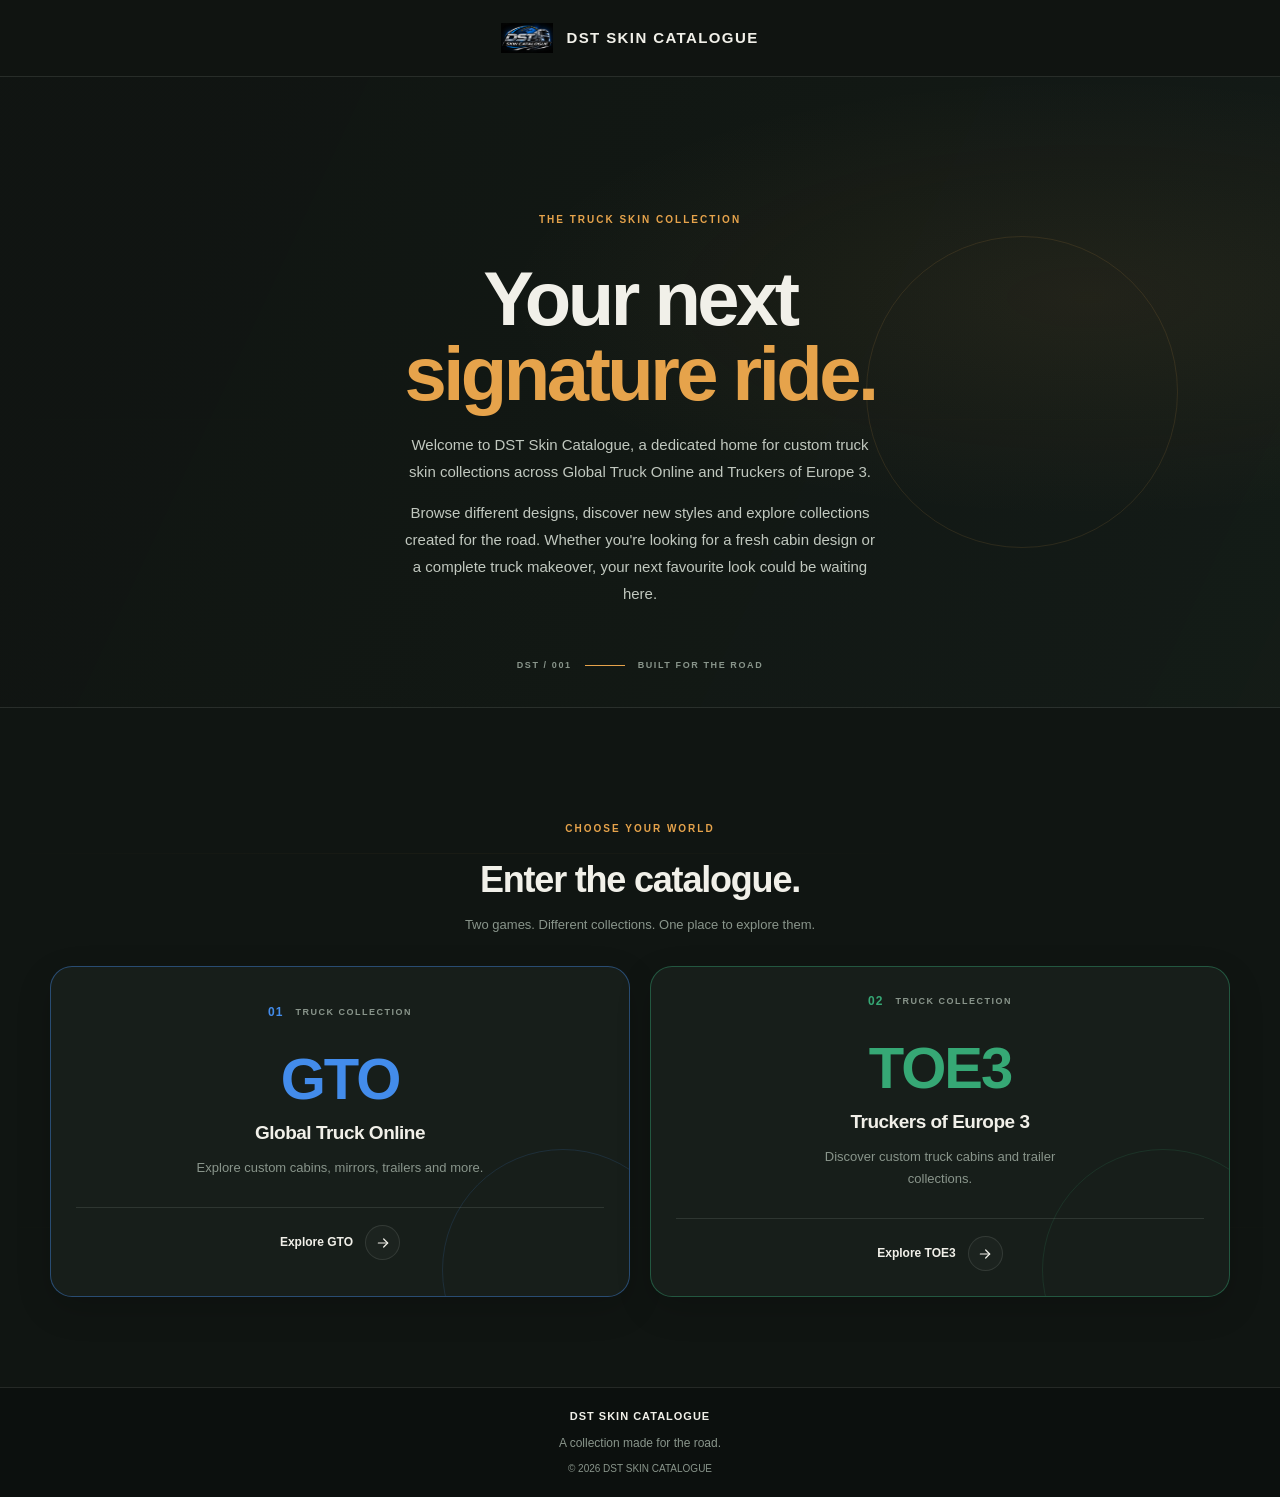
<file: index.html>
<!DOCTYPE html>
<html lang="en">
<head>
    <meta charset="UTF-8">
    <meta name="viewport" content="width=device-width, initial-scale=1.0">

    <title>DST SKIN CATALOGUE | Truck Skin Collection</title>

    <meta name="description" content="Discover and explore custom truck skin collections for Global Truck Online and Truckers of Europe 3. Browse designs and find your next signature look.">
    <meta name="theme-color" content="#111714">

    <meta name="application-name" content="DST SKIN CATALOGUE">
    <meta name="apple-mobile-web-app-capable" content="yes">
    <meta name="apple-mobile-web-app-title" content="DST SKIN CATALOGUE">

    <link rel="manifest" href="manifest.webmanifest">
    <link rel="icon" href="shared/shared-assets/site-logo.png">
    <link rel="apple-touch-icon" href="shared/shared-assets/icons/icon-192.png">

    <link rel="stylesheet" href="shared/shared-styles/index.css">

    <script src="shared/shared-js/common.js" defer></script>
    <script src="shared/shared-js/navigation.js" defer></script>
</head>

<body class="landing-page" data-page="home">

    <!-- HEADER -->
    <header class="site-header">
        <div class="header-inner">

            <a href="index.html" class="site-brand" aria-label="DST Skin Catalogue home">

                <img
                    src="shared/shared-assets/site-logo.png"
                    class="brand-logo"
                    alt="DST Skin Catalogue logo"
                    width="56"
                    height="56"
                >

                <span class="brand-name">DST SKIN CATALOGUE</span>

            </a>

            <nav class="header-actions" aria-label="Main navigation">

                <button
                    class="install-button"
                    type="button"
                    aria-label="Install DST Skin Catalogue"
                    data-install-button
                    hidden
                >
                    <svg viewBox="0 0 24 24" fill="none"
                         stroke="currentColor" stroke-width="1.8"
                         stroke-linecap="round" stroke-linejoin="round"
                         aria-hidden="true">
                        <path d="M12 3v12"></path>
                        <path d="m7 10 5 5 5-5"></path>
                        <path d="M5 17v3h14v-3"></path>
                    </svg>
                </button>

            </nav>

        </div>
    </header>


    <!-- MAIN CONTENT -->
    <main>

        <!-- HERO -->
        <section class="landing-hero">

            <div class="hero-content">

                <span class="eyebrow">
                    THE TRUCK SKIN COLLECTION
                </span>

                <h1>
                    Your next
                    <span>signature ride.</span>
                </h1>

                <p class="hero-description">
                    Welcome to DST Skin Catalogue, a dedicated home
                    for custom truck skin collections across Global
                    Truck Online and Truckers of Europe 3.
                </p>

                <p class="hero-description">
                    Browse different designs, discover new styles
                    and explore collections created for the road.
                    Whether you're looking for a fresh cabin design
                    or a complete truck makeover, your next favourite
                    look could be waiting here.
                </p>

            </div>

            <div class="hero-decoration" aria-hidden="true">
                <span class="hero-index">DST / 001</span>
                <span class="hero-line"></span>
                <span class="hero-caption">BUILT FOR THE ROAD</span>
            </div>

        </section>


        <!-- GAME SELECTION -->
        <section class="game-selection" id="choose-game">

            <div class="section-heading">

                <div>
                    <span class="eyebrow">CHOOSE YOUR WORLD</span>
                    <h2>Enter the catalogue.</h2>
                </div>

                <p>
                    Two games. Different collections.
                    One place to explore them.
                </p>

            </div>


            <div class="game-grid">

                <!-- GLOBAL TRUCK ONLINE -->
                <a href="GTO/GTO-home.html"
                   class="game-card game-card-gto">

                    <div class="game-card-top">
                        <span class="game-number">01</span>
                        <span class="game-category">TRUCK COLLECTION</span>
                    </div>

                    <div class="game-card-content">

                        <span class="game-abbreviation">GTO</span>

                        <h3>Global Truck Online</h3>

                        <p>
                            Explore custom cabins, mirrors,
                            trailers and more.
                        </p>

                    </div>

                    <div class="game-card-bottom">

                        <span>Explore GTO</span>

                        <span class="card-arrow" aria-hidden="true">
                            <svg viewBox="0 0 24 24" fill="none"
                                 stroke="currentColor" stroke-width="1.8"
                                 stroke-linecap="round" stroke-linejoin="round">
                                <path d="M5 12h14"></path>
                                <path d="m13 6 6 6-6 6"></path>
                            </svg>
                        </span>

                    </div>

                </a>


                <!-- TRUCKERS OF EUROPE 3 -->
                <a href="TOE3/TOE3-home.html"
                   class="game-card game-card-toe3">

                    <div class="game-card-top">
                        <span class="game-number">02</span>
                        <span class="game-category">TRUCK COLLECTION</span>
                    </div>

                    <div class="game-card-content">

                        <span class="game-abbreviation">TOE3</span>

                        <h3>Truckers of Europe 3</h3>

                        <p>
                            Discover custom truck cabins
                            and trailer collections.
                        </p>

                    </div>

                    <div class="game-card-bottom">

                        <span>Explore TOE3</span>

                        <span class="card-arrow" aria-hidden="true">
                            <svg viewBox="0 0 24 24" fill="none"
                                 stroke="currentColor" stroke-width="1.8"
                                 stroke-linecap="round" stroke-linejoin="round">
                                <path d="M5 12h14"></path>
                                <path d="m13 6 6 6-6 6"></path>
                            </svg>
                        </span>

                    </div>

                </a>

            </div>

        </section>

    </main>


    <!-- FOOTER -->
    <footer class="site-footer">

        <div class="footer-inner">

            <a href="index.html" class="footer-brand">
                DST SKIN CATALOGUE
            </a>

            <p>
                A collection made for the road.
            </p>

            <span class="footer-copyright">
                &copy; <span data-current-year>2026</span>
                DST SKIN CATALOGUE
            </span>

        </div>

    </footer>

</body>
</html>
</file>
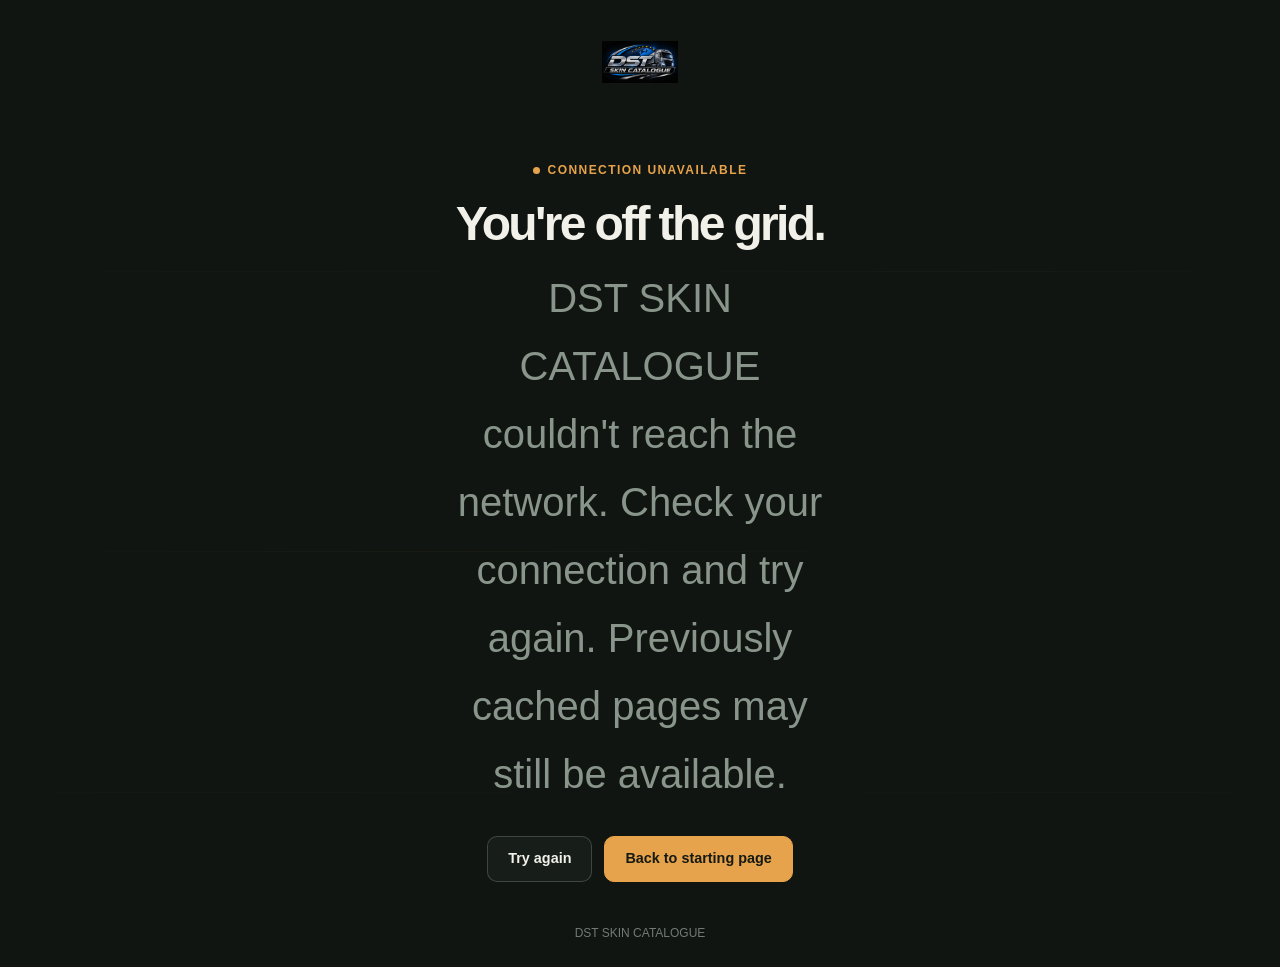
<file: offline.html>
<!DOCTYPE html>
<html lang="en">
<head>
    <meta charset="UTF-8">
    <meta name="viewport" content="width=device-width, initial-scale=1.0">

    <meta name="theme-color" content="#111714">
    <meta name="robots" content="noindex">

    <title>You're Offline | DST SKIN CATALOGUE</title>

    <link rel="icon" href="shared/shared-assets/site-logo.png">

    <link rel="stylesheet" href="shared/shared-styles/index.css">
</head>

<body class="landing-page offline-page" data-page="home">

    <main class="offline-main">

        <section class="offline-content" aria-labelledby="offline-title">

            <img
                src="shared/shared-assets/site-logo.png"
                class="offline-logo"
                alt="DST Skin Catalogue logo"
                width="76"
                height="76"
            >

            <div class="offline-status">
                Connection unavailable
            </div>

            <h1 id="offline-title">
                You're off the grid.
            </h1>

            <p>
                DST SKIN CATALOGUE couldn't reach the network.
                Check your connection and try again. Previously cached
                pages may still be available.
            </p>

            <div class="offline-actions">

                <button type="button" id="retry-button">
                    Try again
                </button>

                <a class="offline-home" href="./index.html">
                    Back to starting page
                </a>

            </div>

            <div class="offline-note">
                DST SKIN CATALOGUE
            </div>

        </section>

    </main>

    <script>
        document
            .getElementById("retry-button")
            .addEventListener("click", () => {
                window.location.reload();
            });
    </script>

</body>
</html>
</file>
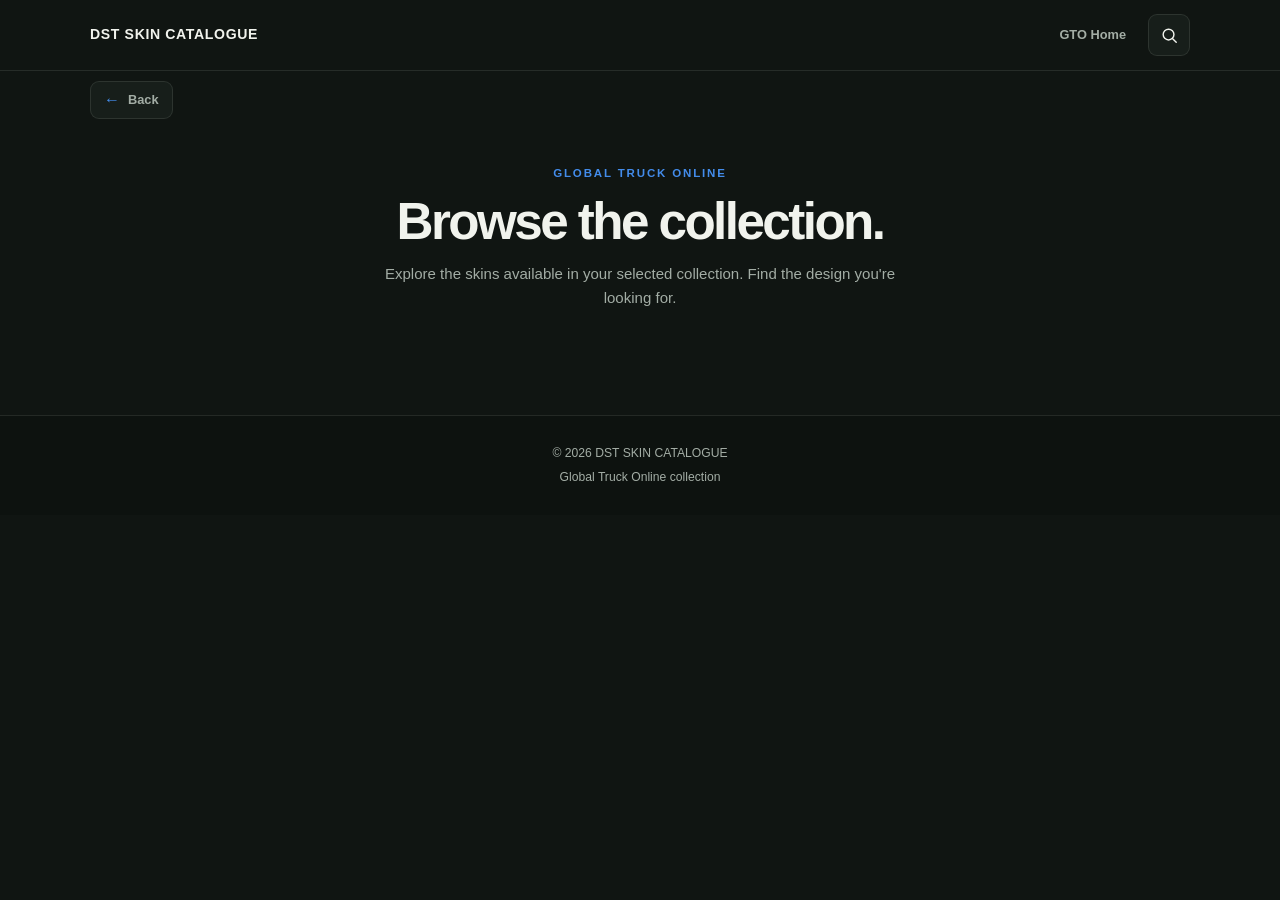
<file: GTO/GTO-browse.html>
<!DOCTYPE html>
<html lang="en">
<head>
  <meta charset="UTF-8">
  <meta name="viewport" content="width=device-width, initial-scale=1.0">
  <meta name="theme-color" content="#171b19">
  <meta name="description" content="Explore Global Truck Online skins by brand, part category and vehicle type at DST SKIN CATALOGUE.">

  <title>Browse GTO Skins | DST SKIN CATALOGUE</title>

  <link rel="manifest" href="../manifest.webmanifest">
  <link rel="icon" href="../shared/shared-assets/site-logo.png">
  <link rel="stylesheet" href="../shared/shared-styles/gto.css">
</head>

<body>

  <!-- TOP NAVIGATION -->
  <header class="site-header">
    <nav class="site-nav" aria-label="Main navigation">

      <a class="site-brand" href="../index.html">
        <span>DST SKIN CATALOGUE</span>
      </a>

      <div class="site-nav-actions">

        <a href="./GTO-home.html" class="nav-link">
          GTO Home
        </a>

        <a
          class="gto-icon-button"
          href="./GTO-search.html"
          aria-label="Search GTO skins"
          title="Search skins"
        >
          <svg
            viewBox="0 0 24 24"
            fill="none"
            stroke="currentColor"
            stroke-width="1.8"
            stroke-linecap="round"
            stroke-linejoin="round"
            aria-hidden="true"
          >
            <circle cx="10.8" cy="10.8" r="6.8"></circle>
            <path d="m16 16 4.5 4.5"></path>
          </svg>
        </a>

      </div>
    </nav>
  </header>


  <!-- BACK BUTTON -->
  <div class="gto-explore-backbar">

    <a
      class="gto-explore-back-button"
      href="./GTO-home.html"
    >
      <span aria-hidden="true">←</span>
      <span>Back</span>
    </a>

  </div>


  <!-- BROWSE PAGE CONTENT WRAPPER -->
  <div class="gto-browse-content">

    <main class="browse-page">

      <!-- PAGE INTRODUCTION -->
      <section class="browse-heading">

        <div class="browse-eyebrow">
          Global Truck Online
        </div>

        <h1>Browse the collection.</h1>

        <p>
          Explore the skins available in your selected collection.
          Find the design you're looking for.
        </p>

      </section>


      <!-- HIDDEN FILTER CONTAINERS
           Retained for existing JavaScript compatibility -->
      <div hidden aria-hidden="true">

        <div
          class="browse-options"
          data-gto-part-options
        ></div>

        <div
          class="browse-options brand-options"
          data-gto-brand-options
        ></div>

        <div
          class="browse-options"
          data-gto-vehicle-options
        ></div>

      </div>


      <!-- BROWSE RESULTS -->
      <section
        class="browse-results"
        id="browse-results"
        data-gto-browse-results
        hidden
        aria-live="polite"
      >

        <div class="results-topline">

          <div>
            <h2 data-gto-browse-title>
              Collection
            </h2>

            <p
              class="results-description"
              data-gto-browse-description
            ></p>
          </div>

          <span
            class="results-count"
            data-gto-browse-count
          ></span>

        </div>


        <!-- SKIN COLLECTION GRID -->
        <div
          class="results-grid"
          data-gto-browse-grid
        >

          <div class="results-state">
            <strong>Loading collection...</strong>
            Your matching skins will appear here.
          </div>

        </div>

      </section>

    </main>

  </div>


  <!-- FOOTER -->
  <footer class="site-footer">

    <p>
      © <span data-current-year></span>
      DST SKIN CATALOGUE
    </p>

    <p>
      Global Truck Online collection
    </p>

  </footer>


  <!-- SHARED SCRIPTS -->
  <script src="../shared/shared-js/common.js" defer></script>
  <script src="../shared/shared-js/navigation.js" defer></script>
  <script src="../shared/shared-js/search.js" defer></script>
  <script src="../shared/shared-js/browse.js" defer></script>
  <script src="../shared/shared-js/skin-renderer.js" defer></script>

  <!-- GTO SCRIPTS -->
  <script src="./GTO-js/GTO.js" defer></script>

</body>
</html>
</file>
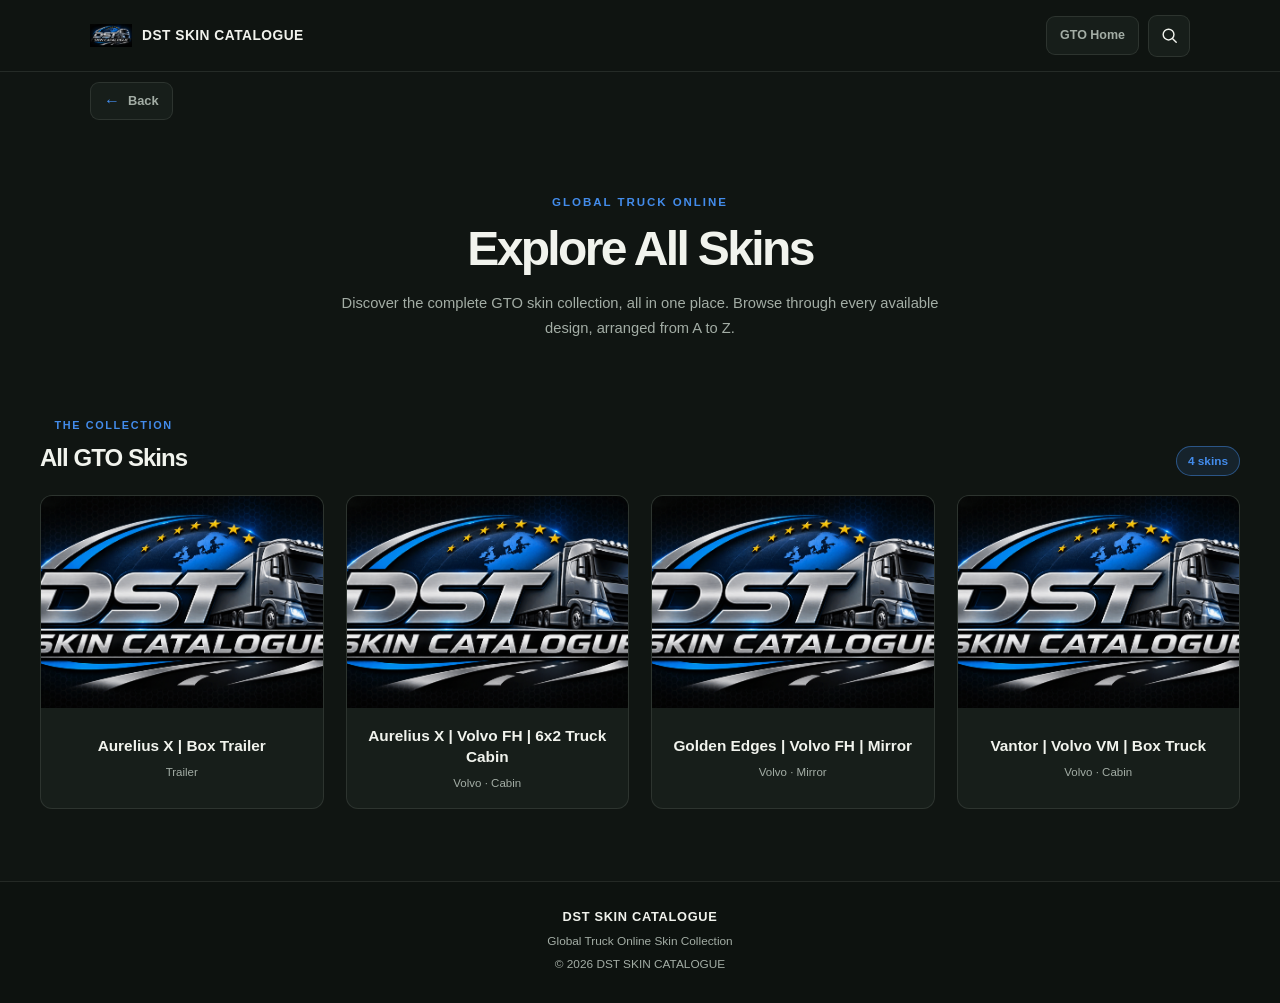
<file: GTO/GTO-explore.html>
<!DOCTYPE html>
<html lang="en">
<head>
  <meta charset="UTF-8">
  <meta name="viewport" content="width=device-width, initial-scale=1.0">
  <meta name="theme-color" content="#11191f">

  <meta
    name="description"
    content="Explore every custom Global Truck Online skin in the DST SKIN CATALOGUE, arranged alphabetically."
  >

  <title>Explore GTO Skins | DST SKIN CATALOGUE</title>

  <link rel="icon" href="../shared/shared-assets/site-logo.png">
  <link rel="stylesheet" href="../shared/shared-styles/gto.css">
</head>

<body>

  <div class="gto-explore-page">

    <!-- TOP NAVIGATION -->
    <header class="gto-explore-topbar">

      <a
        class="gto-explore-brand"
        href="../index.html"
        aria-label="DST SKIN CATALOGUE starting page"
      >
        <img
          class="gto-explore-logo"
          src="../shared/shared-assets/site-logo.png"
          alt=""
          width="44"
          height="44"
        >

        <span class="gto-explore-brand-name">
          DST SKIN CATALOGUE
        </span>
      </a>

      <nav
        class="gto-explore-nav"
        aria-label="Explore navigation"
      >

        <a
          class="gto-explore-nav-link"
          href="./GTO-home.html"
        >
          GTO Home
        </a>

        <a
          class="gto-icon-button"
          href="./GTO-search.html"
          aria-label="Search GTO skins"
          title="Search skins"
        >
          <svg
            viewBox="0 0 24 24"
            fill="none"
            stroke="currentColor"
            stroke-width="1.8"
            stroke-linecap="round"
            stroke-linejoin="round"
            aria-hidden="true"
          >
            <circle cx="10.8" cy="10.8" r="6.8"></circle>
            <path d="m16 16 4.5 4.5"></path>
          </svg>
        </a>

      </nav>

    </header>


    <!-- SEPARATE BACK BUTTON SECTION -->
    <div class="gto-explore-backbar">

      <a
        class="gto-explore-back-button"
        href="./GTO-home.html"
      >
        <span aria-hidden="true">←</span>
        <span>Back</span>
      </a>

    </div>


    <!-- MAIN PAGE CONTENT -->
    <main
      class="gto-explore-main"
      id="gto-explore-main"
    >

      <!-- INTRODUCTION -->
      <section class="gto-explore-intro">

        <p class="gto-explore-eyebrow">
          GLOBAL TRUCK ONLINE
        </p>

        <h1 class="gto-explore-title">
          Explore All Skins
        </h1>

        <p class="gto-explore-description">
          Discover the complete GTO skin collection, all in one place.
          Browse through every available design, arranged from A to Z.
        </p>

      </section>


      <!-- ALL SKINS -->
      <section
        class="gto-explore-results"
        id="gto-explore-results"
        data-gto-explore-results
        aria-labelledby="gto-explore-results-title"
        aria-live="polite"
      >

        <div class="gto-explore-results-header">

          <div class="gto-explore-results-heading">

            <p class="gto-explore-section-label">
              THE COLLECTION
            </p>

            <h2 id="gto-explore-results-title">
              All GTO Skins
            </h2>

          </div>

          <span
            class="gto-explore-count"
            data-gto-explore-count
          >
            0 skins
          </span>

        </div>


        <!-- SKIN CARDS WILL BE GENERATED HERE -->
        <div
          class="gto-explore-grid"
          id="gto-explore-grid"
          data-gto-explore-grid
        ></div>


        <!-- EMPTY, LOADING AND ERROR STATES -->
        <div
          class="gto-explore-status"
          data-gto-explore-status
          role="status"
          aria-live="polite"
        >
          <p data-gto-explore-status-message>
            No skins have been added to the catalogue yet.
          </p>
        </div>

      </section>

    </main>


    <!-- FOOTER -->
    <footer class="gto-explore-footer">

      <div class="gto-explore-footer-brand">
        DST SKIN CATALOGUE
      </div>

      <p class="gto-explore-footer-copy">
        Global Truck Online Skin Collection
      </p>

      <p class="gto-explore-footer-copyright">
        © <span data-gto-explore-year>2026</span>
        DST SKIN CATALOGUE
      </p>

    </footer>

  </div>


  <!-- SHARED SCRIPTS -->
  <script src="../shared/shared-js/common.js" defer></script>
  <script src="../shared/shared-js/navigation.js" defer></script>
  <script src="../shared/shared-js/search.js" defer></script>
  <script src="../shared/shared-js/browse.js" defer></script>
  <script src="../shared/shared-js/skin-renderer.js" defer></script>

  <!-- GTO SCRIPTS -->
  <script src="./GTO-js/GTO.js" defer></script>
  <script src="./GTO-js/GTO-explore.js" defer></script>

</body>
</html>
</file>
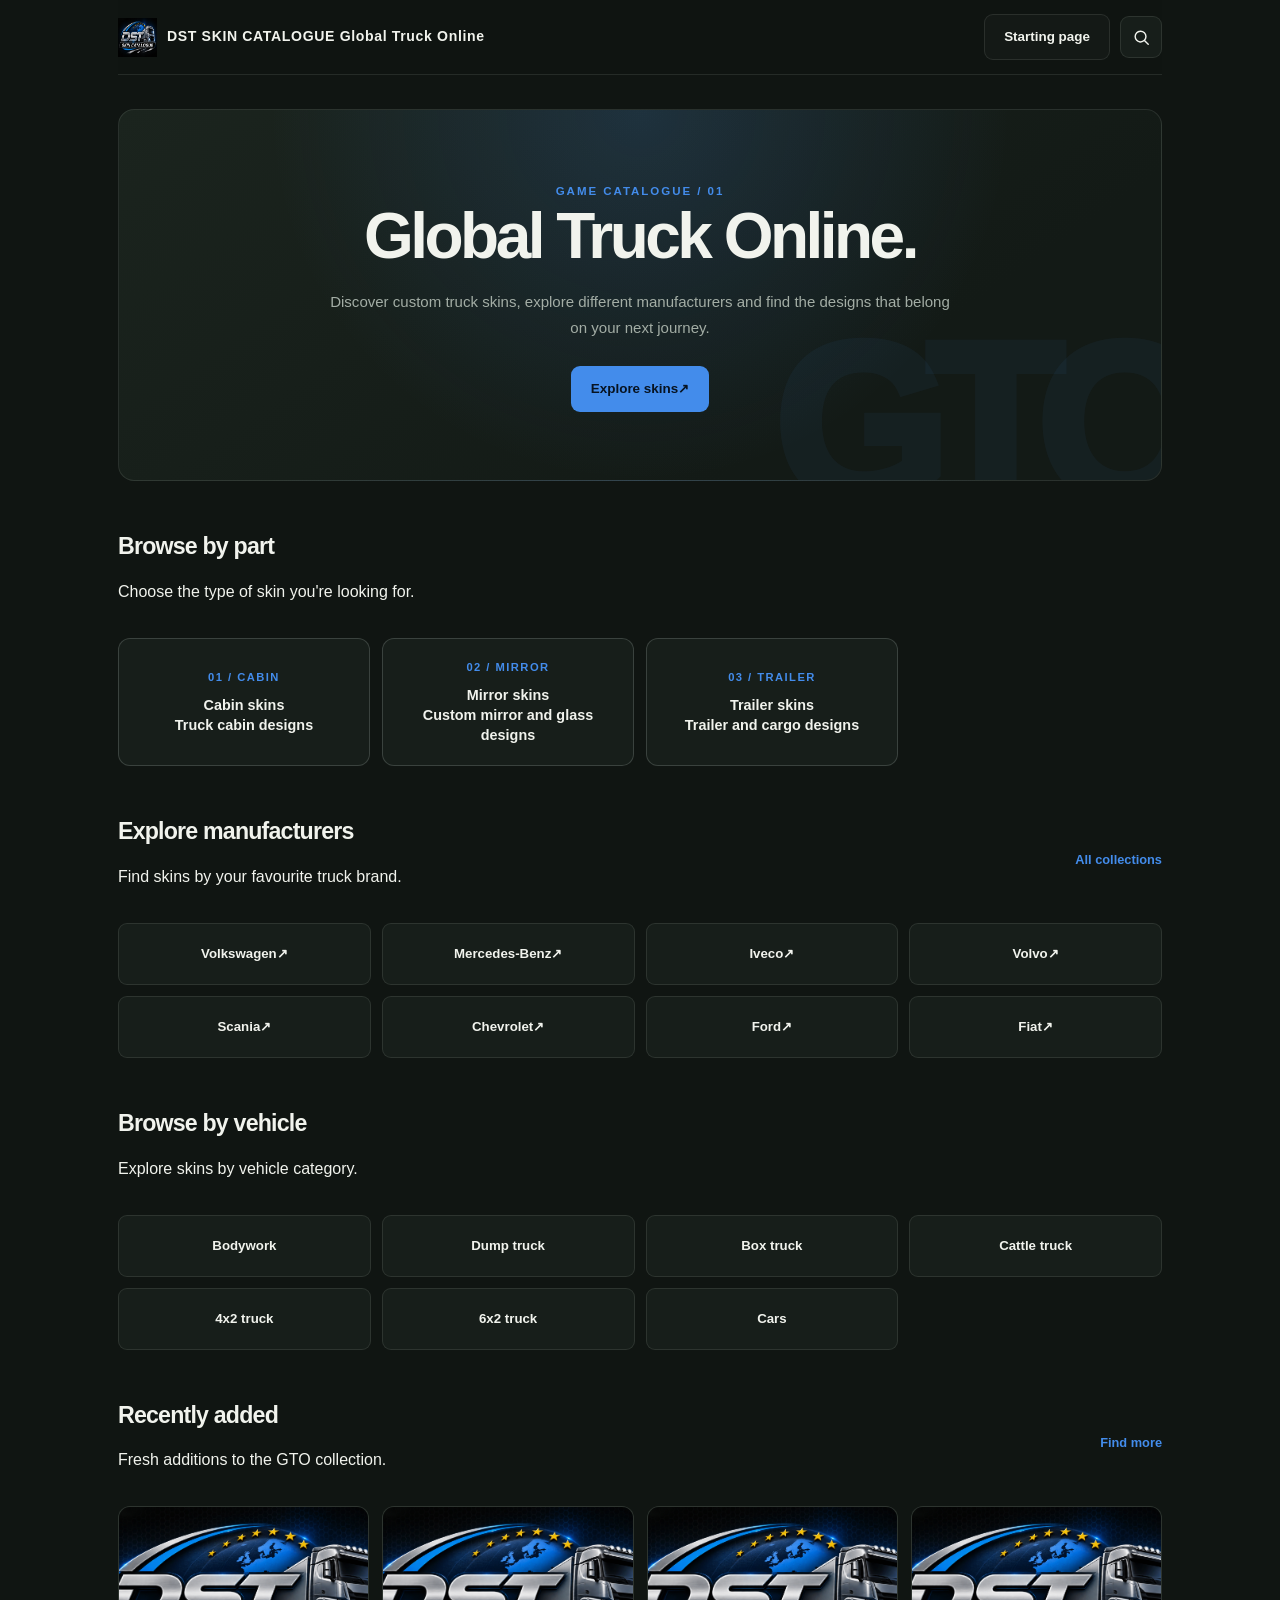
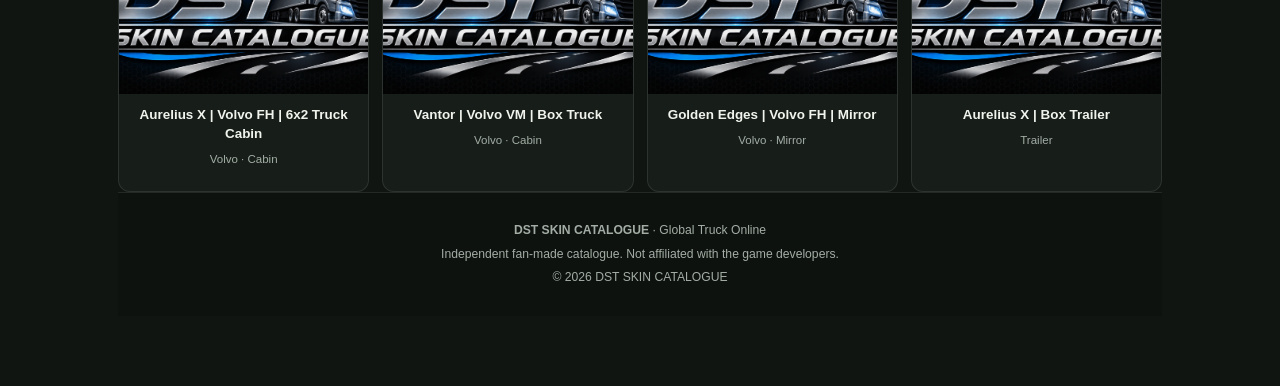
<file: GTO/GTO-home.html>
<!DOCTYPE html>
<html lang="en">
<head>
  <meta charset="UTF-8">
  <meta name="viewport" content="width=device-width, initial-scale=1.0">
  <meta name="theme-color" content="#101512">

  <meta
    name="description"
    content="Explore custom Global Truck Online skins in the DST SKIN CATALOGUE."
  >

  <title>Global Truck Online | DST SKIN CATALOGUE</title>

  <link rel="manifest" href="../manifest.webmanifest">
  <link rel="icon" href="../shared/shared-assets/site-logo.png">
  <link rel="stylesheet" href="../shared/shared-styles/gto.css">
</head>

<body>
  <main class="gto-page" data-gto-home>

    <!-- Navigation -->
    <header class="gto-topbar">
      <a class="gto-brand" href="../index.html" aria-label="DST Skin Catalogue home">
        <img
          src="../shared/shared-assets/site-logo.png"
          alt=""
          width="39"
          height="39"
        >

        <span class="gto-brand-text">
          <strong>DST SKIN CATALOGUE</strong>
          <span>Global Truck Online</span>
        </span>
      </a>

      <nav class="gto-nav-actions" aria-label="Main navigation">

        <a
          class="gto-secondary-link gto-start-link"
          href="../index.html"
        >
          Starting page
        </a>

        <a
          class="gto-icon-button"
          href="./GTO-search.html"
          aria-label="Search GTO skins"
          title="Search skins"
        >
          <svg
            viewBox="0 0 24 24"
            fill="none"
            stroke="currentColor"
            stroke-width="1.8"
            stroke-linecap="round"
            stroke-linejoin="round"
            aria-hidden="true"
          >
            <circle cx="10.8" cy="10.8" r="6.8"></circle>
            <path d="m16 16 4.5 4.5"></path>
          </svg>
        </a>

      </nav>
    </header>

    <!-- Hero -->
    <section class="gto-hero">
      <span class="gto-eyebrow">Game catalogue / 01</span>

      <h1>Global Truck Online.</h1>

      <p>
        Discover custom truck skins, explore different manufacturers
        and find the designs that belong on your next journey.
      </p>

      <div class="gto-hero-actions">
        <a class="gto-primary-link" href="./GTO-explore.html">
          Explore skins
          <span aria-hidden="true">↗</span>
        </a>
      </div>
    </section>

    <!-- Parts -->
    <section class="gto-section" aria-labelledby="gto-parts-title">
      <div class="gto-section-heading">
        <div>
          <h2 id="gto-parts-title">Browse by part</h2>
          <p>Choose the type of skin you're looking for.</p>
        </div>
      </div>

      <div class="gto-category-grid" data-gto-part-links>
        <a
          class="gto-category-card"
          href="./GTO-browse.html?kind=part&amp;value=cabin"
        >
          <span class="gto-category-number">01 / CABIN</span>
          <strong>Cabin skins</strong>
          <span>Truck cabin designs</span>
        </a>

        <a
          class="gto-category-card"
          href="./GTO-browse.html?kind=part&amp;value=mirror"
        >
          <span class="gto-category-number">02 / MIRROR</span>
          <strong>Mirror skins</strong>
          <span>Custom mirror and glass designs</span>
        </a>

        <a
          class="gto-category-card"
          href="./GTO-browse.html?kind=part&amp;value=trailer"
        >
          <span class="gto-category-number">03 / TRAILER</span>
          <strong>Trailer skins</strong>
          <span>Trailer and cargo designs</span>
        </a>
      </div>
    </section>

    <!-- Brands -->
    <section class="gto-section" aria-labelledby="gto-brands-title">
      <div class="gto-section-heading">
        <div>
          <h2 id="gto-brands-title">Explore manufacturers</h2>
          <p>Find skins by your favourite truck brand.</p>
        </div>

        <a class="gto-section-link" href="./GTO-browse.html">
          All collections
        </a>
      </div>

      <div class="gto-brand-grid" data-gto-brand-links>
        <a class="gto-brand-card" href="./GTO-browse.html?kind=brand&amp;value=volkswagen">
          <span>Volkswagen</span><span aria-hidden="true">↗</span>
        </a>

        <a class="gto-brand-card" href="./GTO-browse.html?kind=brand&amp;value=mercedes-benz">
          <span>Mercedes-Benz</span><span aria-hidden="true">↗</span>
        </a>

        <a class="gto-brand-card" href="./GTO-browse.html?kind=brand&amp;value=iveco">
          <span>Iveco</span><span aria-hidden="true">↗</span>
        </a>

        <a class="gto-brand-card" href="./GTO-browse.html?kind=brand&amp;value=volvo">
          <span>Volvo</span><span aria-hidden="true">↗</span>
        </a>

        <a class="gto-brand-card" href="./GTO-browse.html?kind=brand&amp;value=scania">
          <span>Scania</span><span aria-hidden="true">↗</span>
        </a>

        <a class="gto-brand-card" href="./GTO-browse.html?kind=brand&amp;value=chevrolet">
          <span>Chevrolet</span><span aria-hidden="true">↗</span>
        </a>

        <a class="gto-brand-card" href="./GTO-browse.html?kind=brand&amp;value=ford">
          <span>Ford</span><span aria-hidden="true">↗</span>
        </a>

        <a class="gto-brand-card" href="./GTO-browse.html?kind=brand&amp;value=fiat">
          <span>Fiat</span><span aria-hidden="true">↗</span>
        </a>
      </div>
    </section>

    <!-- Vehicle types -->
    <section class="gto-section" aria-labelledby="gto-vehicles-title">
      <div class="gto-section-heading">
        <div>
          <h2 id="gto-vehicles-title">Browse by vehicle</h2>
          <p>Explore skins by vehicle category.</p>
        </div>
      </div>

      <div class="gto-vehicle-grid" data-gto-vehicle-links>
        <a class="gto-vehicle-card" href="./GTO-browse.html?kind=vehicle&amp;value=bodywork">
          Bodywork
        </a>

        <a class="gto-vehicle-card" href="./GTO-browse.html?kind=vehicle&amp;value=dump-truck">
          Dump truck
        </a>

        <a class="gto-vehicle-card" href="./GTO-browse.html?kind=vehicle&amp;value=box-truck">
          Box truck
        </a>

        <a class="gto-vehicle-card" href="./GTO-browse.html?kind=vehicle&amp;value=cattle-truck">
          Cattle truck
        </a>

        <a class="gto-vehicle-card" href="./GTO-browse.html?kind=vehicle&amp;value=4x2-truck">
          4x2 truck
        </a>

        <a class="gto-vehicle-card" href="./GTO-browse.html?kind=vehicle&amp;value=6x2-truck">
          6x2 truck
        </a>

        <a class="gto-vehicle-card" href="./GTO-browse.html?kind=vehicle&amp;value=cars">
          Cars
        </a>
      </div>
    </section>

    <!-- Latest skins -->
    <section class="gto-section" aria-labelledby="gto-latest-title">
      <div class="gto-section-heading">
        <div>
          <h2 id="gto-latest-title">Recently added</h2>
          <p>Fresh additions to the GTO collection.</p>
        </div>

        <a class="gto-section-link" href="./GTO-explore.html">
          Find more
        </a>
      </div>

      <div class="gto-latest-grid" data-gto-latest-grid>
        <p class="gto-latest-status" data-gto-latest-status>
          Loading the latest skins...
        </p>
      </div>
    </section>

    <!-- Footer -->
    <footer class="gto-footer">
      <p>
        <strong>DST SKIN CATALOGUE</strong>
        <span aria-hidden="true"> · </span>
        Global Truck Online
      </p>

      <p>
        Independent fan-made catalogue. Not affiliated with the game developers.
      </p>

      <p>
        © <span data-current-year></span> DST SKIN CATALOGUE
      </p>
    </footer>

  </main>

  <script src="../shared/shared-js/common.js" defer></script>
  <script src="../shared/shared-js/navigation.js" defer></script>
  <script src="../shared/shared-js/search.js" defer></script>
  <script src="../shared/shared-js/browse.js" defer></script>
  <script src="../shared/shared-js/skin-renderer.js" defer></script>
  <script src="./GTO-js/GTO.js" defer></script>
</body>
</html>
</file>
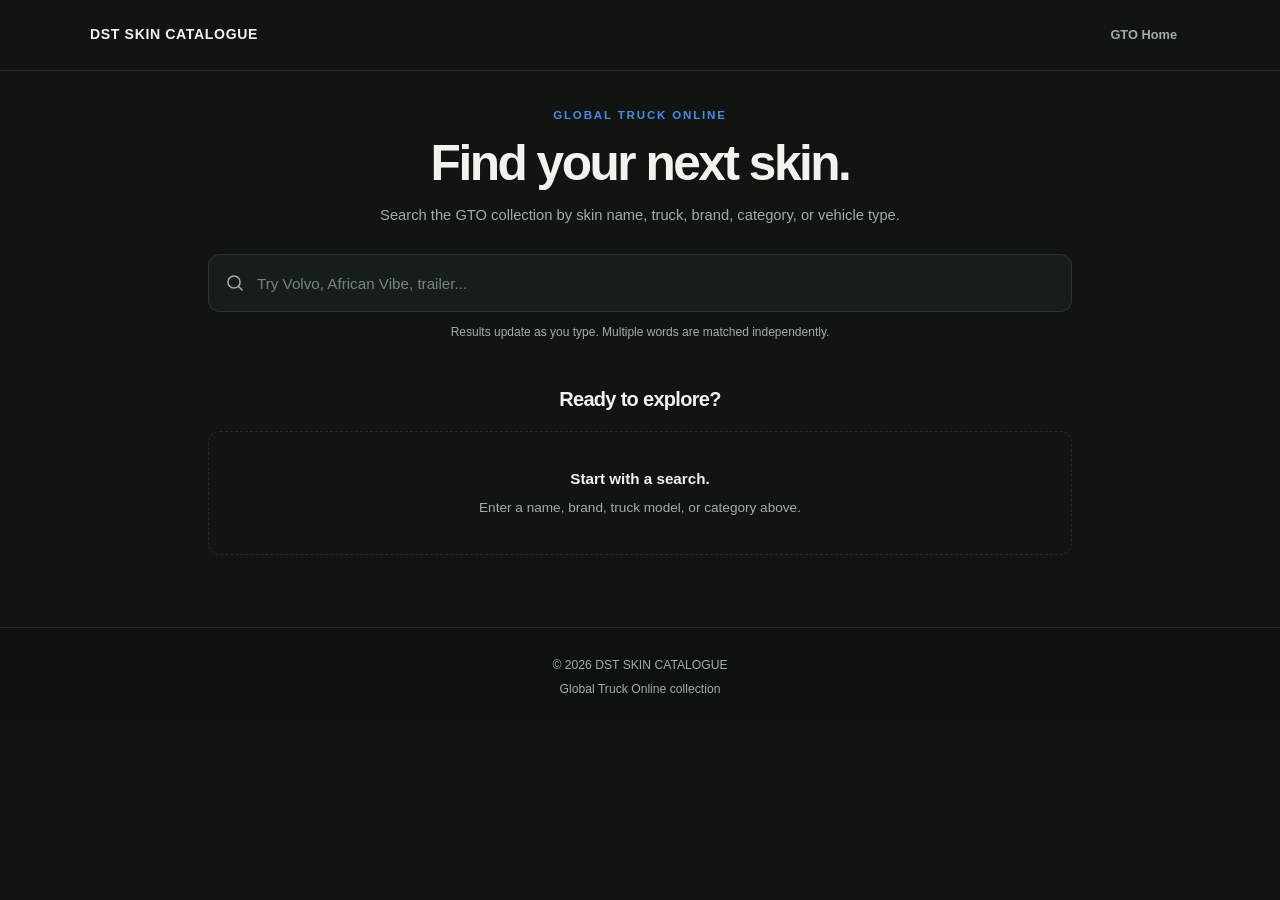
<file: GTO/GTO-search.html>
<!DOCTYPE html>
<html lang="en">
<head>
  <meta charset="UTF-8">
  <meta name="viewport" content="width=device-width, initial-scale=1.0">
  <meta name="theme-color" content="#171b19">
  <meta name="description" content="Search the DST SKIN CATALOGUE Global Truck Online skin collection.">
  <title>Search GTO Skins | DST SKIN CATALOGUE</title>

  <link rel="manifest" href="../manifest.webmanifest">
  <link rel="icon" href="../shared/shared-assets/site-logo.png">
  <link rel="stylesheet" href="../shared/shared-styles/gto.css">
</head>

<body>
  <header class="site-header">
    <nav class="site-nav" aria-label="Main navigation">
      <a class="site-brand" href="../index.html">
        <span>DST SKIN CATALOGUE</span>
      </a>

      <div class="site-nav-actions">
        <a href="GTO-home.html" class="nav-link">GTO Home</a>
      </div>
    </nav>
  </header>

  <main class="search-page">
    <section class="search-heading">
      <div class="search-eyebrow">Global Truck Online</div>
      <h1>Find your next skin.</h1>
      <p>
        Search the GTO collection by skin name, truck, brand, category,
        or vehicle type.
      </p>
    </section>

    <section class="search-box" aria-label="Search GTO skins">
      <div class="search-input-wrap">
        <svg class="search-icon" viewBox="0 0 24 24" fill="none"
          stroke="currentColor" stroke-width="1.8"
          stroke-linecap="round" stroke-linejoin="round"
          aria-hidden="true">
          <circle cx="10.8" cy="10.8" r="7.3"></circle>
          <path d="m16.2 16.2 4.3 4.3"></path>
        </svg>

        <input
          id="gto-search-input"
          class="search-input"
          type="text"
          placeholder="Try Volvo, African Vibe, trailer..."
          autocomplete="off"
          aria-label="Search GTO skins"
          aria-controls="gto-results-grid"
          data-gto-search-input
        >
      </div>

      <p class="search-hint">
        Results update as you type. Multiple words are matched independently.
      </p>
    </section>

    <section
      class="results-section"
      data-gto-results-section
      aria-live="polite"
      aria-atomic="false"
      hidden
    >
      <div class="results-header">
        <h2>
          Search results
          <span class="results-query" data-gto-results-query></span>
        </h2>

        <span
          class="results-count"
          data-gto-results-count
        ></span>
      </div>

      <div
        class="results-grid"
        id="gto-results-grid"
        data-gto-results-grid
      ></div>
    </section>

    <section
      class="results-section"
      data-gto-default-state
    >
      <div class="results-header">
        <h2>Ready to explore?</h2>
      </div>

      <div class="results-state">
        <strong>Start with a search.</strong>
        Enter a name, brand, truck model, or category above.
      </div>
    </section>
  </main>

  <footer class="site-footer">
    <p>© <span data-current-year></span> DST SKIN CATALOGUE</p>
    <p>Global Truck Online collection</p>
  </footer>

  <script src="../shared/shared-js/common.js" defer></script>
  <script src="../shared/shared-js/navigation.js" defer></script>
  <script src="../shared/shared-js/search.js" defer></script>
  <script src="../shared/shared-js/browse.js" defer></script>
  <script src="../shared/shared-js/skin-renderer.js" defer></script>
  <script src="GTO-js/GTO.js" defer></script>
</body>
</html>
</file>
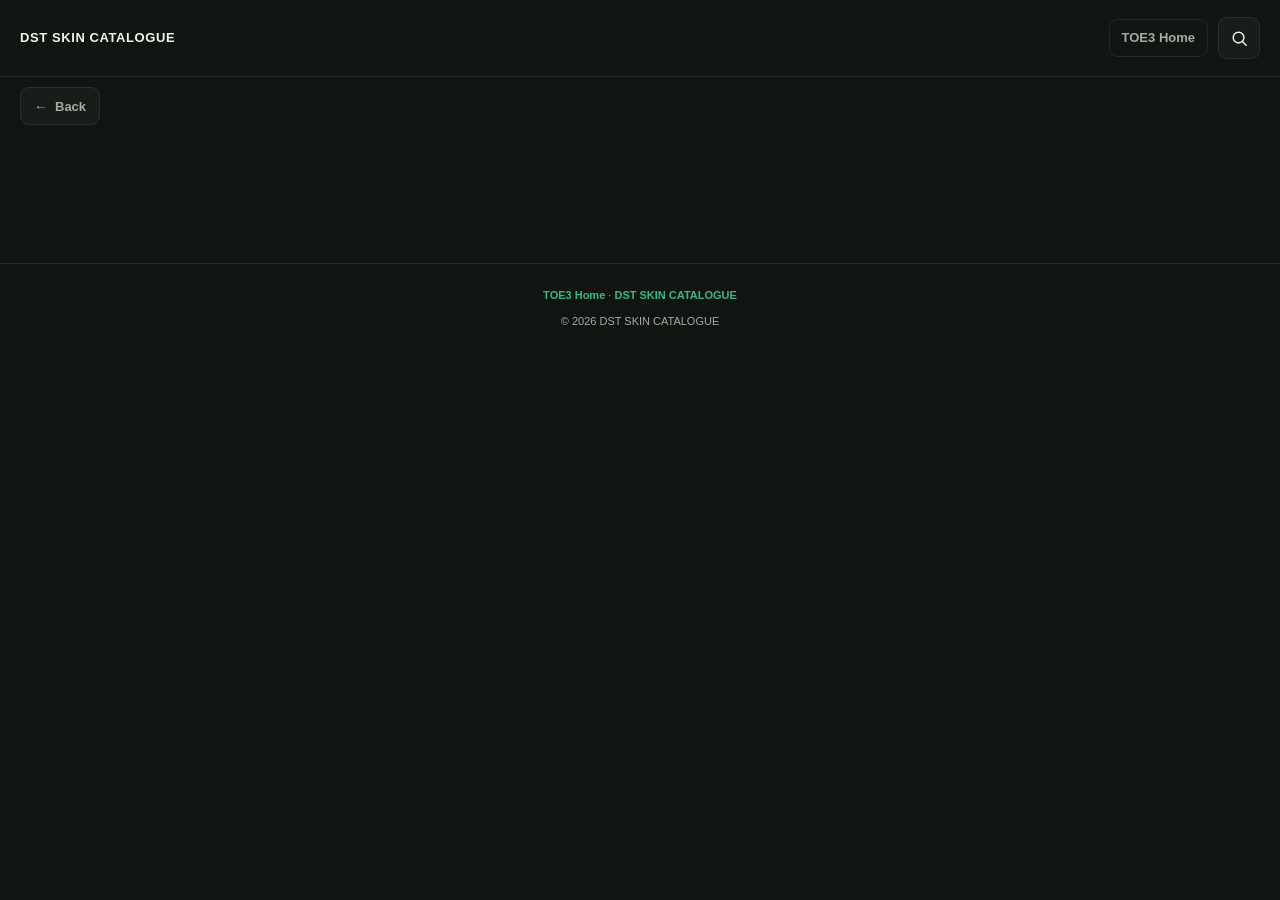
<file: TOE3/TOE3-browse.html>
<!DOCTYPE html>
<html lang="en">
<head>
  <meta charset="UTF-8">
  <meta name="viewport" content="width=device-width, initial-scale=1.0">
  <meta name="theme-color" content="#151a18">
  <meta name="description" content="Explore Truckers of Europe 3 skin collections in the DST SKIN CATALOGUE.">

  <title>TOE3 Collections | DST SKIN CATALOGUE</title>

  <link rel="manifest" href="../manifest.webmanifest">
  <link rel="icon" href="../shared/shared-assets/site-logo.png">
  <link rel="stylesheet" href="../shared/shared-styles/toe3.css">
</head>

<body data-page="toe3">

  <!-- TOP NAVIGATION -->

  <header class="toe-browse-header">

    <nav class="toe-browse-nav" aria-label="Main navigation">

      <a class="toe-browse-brand" href="../index.html">
        <span>DST SKIN CATALOGUE</span>
      </a>

      <div class="toe-browse-nav-actions">

        <a
          href="./TOE3-home.html"
          class="toe-browse-nav-link"
        >
          TOE3 Home
        </a>

        <a
          class="toe-browse-search-button"
          href="./TOE3-search.html"
          aria-label="Search TOE3 skins"
          title="Search skins"
        >
          <svg
            viewBox="0 0 24 24"
            width="20"
            height="20"
            fill="none"
            stroke="currentColor"
            stroke-width="1.8"
            stroke-linecap="round"
            stroke-linejoin="round"
            aria-hidden="true"
          >
            <circle cx="10.8" cy="10.8" r="6.8"></circle>
            <path d="m16 16 4.5 4.5"></path>
          </svg>
        </a>

      </div>

    </nav>

  </header>


  <!-- BACK BUTTON -->

  <div class="toe-browse-backbar">

    <button
      type="button"
      class="toe-browse-back-button"
      data-back-button
      data-back-fallback="TOE3-home.html"
      aria-label="Go back"
    >
      <span aria-hidden="true">←</span>
      <span>Back</span>
    </button>

  </div>


  <!-- BROWSE PAGE CONTENT -->

  <main class="toe-browse-page">

    <section
      class="toe-browse-results"
      data-toe3-browse-results
      hidden
      aria-label="Selected skin collection"
    >

      <div class="toe-results-heading">

        <div>
          <h2 data-toe3-browse-title>
            Collection
          </h2>

          <p data-toe3-browse-description></p>
        </div>

        <span
          class="toe-results-count"
          data-toe3-browse-count
        ></span>

      </div>

      <div
        class="toe-results-grid"
        data-toe3-browse-grid
        aria-live="polite"
      ></div>

    </section>

  </main>


  <!-- FOOTER -->

  <footer class="toe-browse-footer">

    <p>
      <a href="TOE3-home.html">TOE3 Home</a>
      ·
      <a href="../index.html">DST SKIN CATALOGUE</a>
    </p>

    <p>
      © <span data-current-year>2026</span>
      DST SKIN CATALOGUE
    </p>

  </footer>


  <!-- SHARED SCRIPTS -->

  <script src="../shared/shared-js/common.js" defer></script>
  <script src="../shared/shared-js/navigation.js" defer></script>
  <script src="../shared/shared-js/search.js" defer></script>
  <script src="../shared/shared-js/browse.js" defer></script>
  <script src="../shared/shared-js/skin-renderer.js" defer></script>

  <!-- TOE3 SCRIPTS -->

  <script src="TOE3-js/TOE3.js" defer></script>

</body>
</html>
</file>
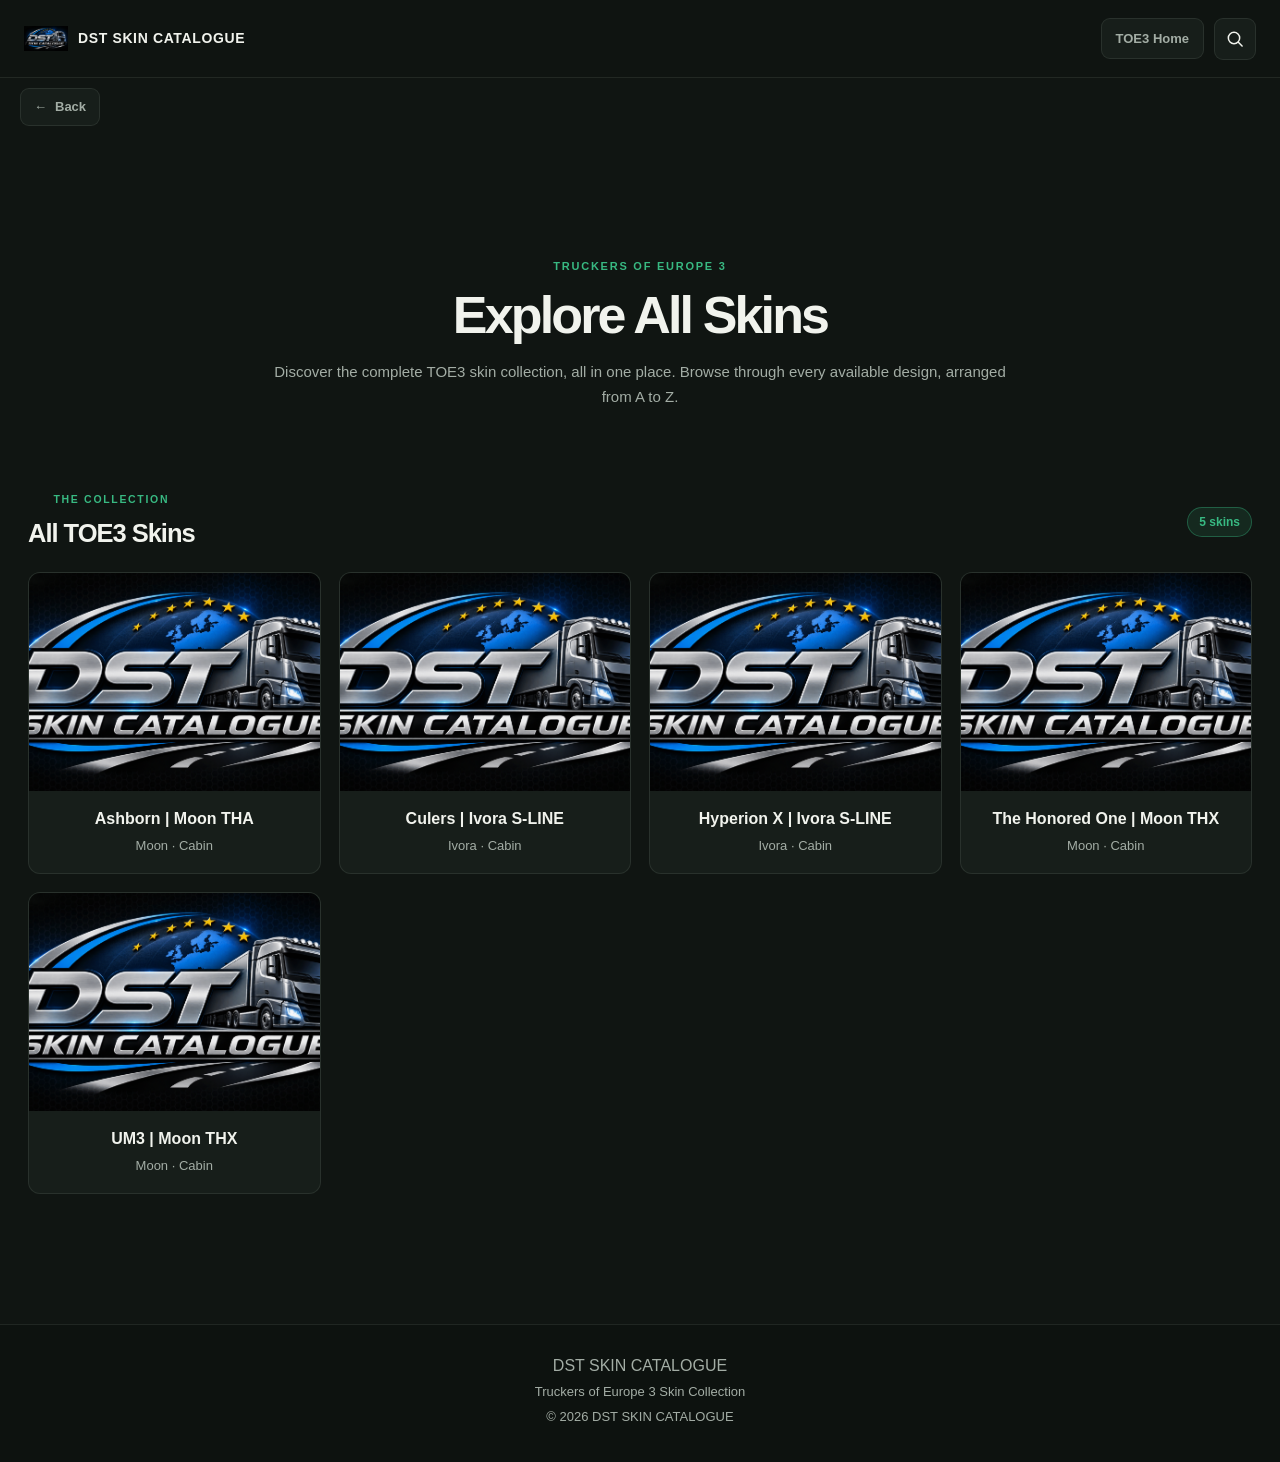
<file: TOE3/TOE3-explore.html>
<!DOCTYPE html>
<html lang="en">
<head>
  <meta charset="UTF-8">
  <meta name="viewport" content="width=device-width, initial-scale=1.0">
  <meta name="theme-color" content="#11191f">

  <meta
    name="description"
    content="Explore every custom Truckers of Europe 3 skin in the DST SKIN CATALOGUE, arranged alphabetically."
  >

  <title>Explore TOE3 Skins | DST SKIN CATALOGUE</title>

  <link rel="icon" href="../shared/shared-assets/site-logo.png">
  <link rel="stylesheet" href="../shared/shared-styles/toe3.css">
</head>

<body data-page="toe3">

  <div class="toe3-explore-page">

    <!-- TOP NAVIGATION -->
    <header class="toe3-explore-topbar">

      <a
        class="toe3-explore-brand"
        href="../index.html"
        aria-label="DST SKIN CATALOGUE starting page"
      >
        <img
          class="toe3-explore-logo"
          src="../shared/shared-assets/site-logo.png"
          alt=""
          width="44"
          height="44"
        >

        <span class="toe3-explore-brand-name">
          DST SKIN CATALOGUE
        </span>
      </a>

      <nav
        class="toe3-explore-nav"
        aria-label="Explore navigation"
      >

        <a
          class="toe3-explore-nav-link"
          href="./TOE3-home.html"
        >
          TOE3 Home
        </a>

        <a
          class="toe3-explore-icon-button"
          href="./TOE3-search.html"
          aria-label="Search TOE3 skins"
          title="Search skins"
        >
          <svg
            viewBox="0 0 24 24"
            fill="none"
            stroke="currentColor"
            stroke-width="1.8"
            stroke-linecap="round"
            stroke-linejoin="round"
            aria-hidden="true"
          >
            <circle cx="10.8" cy="10.8" r="6.8"></circle>
            <path d="m16 16 4.5 4.5"></path>
          </svg>
        </a>

      </nav>

    </header>


    <!-- SEPARATE BACK BUTTON SECTION -->
    <div class="toe3-explore-backbar">

      <a
        class="toe3-explore-back-button"
        href="./TOE3-home.html"
      >
        <span aria-hidden="true">←</span>
        <span>Back</span>
      </a>

    </div>


    <!-- MAIN PAGE CONTENT -->
    <main
      class="toe3-explore-main"
      id="toe3-explore-main"
    >

      <!-- INTRODUCTION -->
      <section class="toe3-explore-intro">

        <p class="toe3-explore-eyebrow">
          TRUCKERS OF EUROPE 3
        </p>

        <h1 class="toe3-explore-title">
          Explore All Skins
        </h1>

        <p class="toe3-explore-description">
          Discover the complete TOE3 skin collection, all in one place.
          Browse through every available design, arranged from A to Z.
        </p>

      </section>


      <!-- ALL SKINS -->
      <section
        class="toe3-explore-results"
        id="toe3-explore-results"
        data-toe3-explore-results
        aria-labelledby="toe3-explore-results-title"
        aria-live="polite"
      >

        <div class="toe3-explore-results-header">

          <div class="toe3-explore-results-heading">

            <p class="toe3-explore-section-label">
              THE COLLECTION
            </p>

            <h2 id="toe3-explore-results-title">
              All TOE3 Skins
            </h2>

          </div>

          <span
            class="toe3-explore-count"
            data-toe3-explore-count
          >
            0 skins
          </span>

        </div>


        <!-- SKIN CARDS WILL BE GENERATED HERE -->
        <div
          class="toe3-explore-grid"
          id="toe3-explore-grid"
          data-toe3-explore-grid
        ></div>


        <!-- EMPTY, LOADING AND ERROR STATES -->
        <div
          class="toe3-explore-status"
          data-toe3-explore-status
          role="status"
          aria-live="polite"
        >
          <p data-toe3-explore-status-message>
            Loading TOE3 skins...
          </p>
        </div>

      </section>

    </main>


    <!-- FOOTER -->
    <footer class="toe3-explore-footer">

      <div class="toe3-explore-footer-brand">
        DST SKIN CATALOGUE
      </div>

      <p class="toe3-explore-footer-copy">
        Truckers of Europe 3 Skin Collection
      </p>

      <p class="toe3-explore-footer-copyright">
        © <span data-toe3-explore-year>2026</span>
        DST SKIN CATALOGUE
      </p>

    </footer>

  </div>


  <!-- SHARED SCRIPTS -->
  <script src="../shared/shared-js/common.js" defer></script>
  <script src="../shared/shared-js/navigation.js" defer></script>
  <script src="../shared/shared-js/search.js" defer></script>
  <script src="../shared/shared-js/browse.js" defer></script>
  <script src="../shared/shared-js/skin-renderer.js" defer></script>

  <!-- TOE3 SCRIPTS -->
  <script src="./TOE3-js/TOE3.js" defer></script>
  <script src="./TOE3-js/TOE3-explore.js" defer></script>

</body>
</html>
</file>
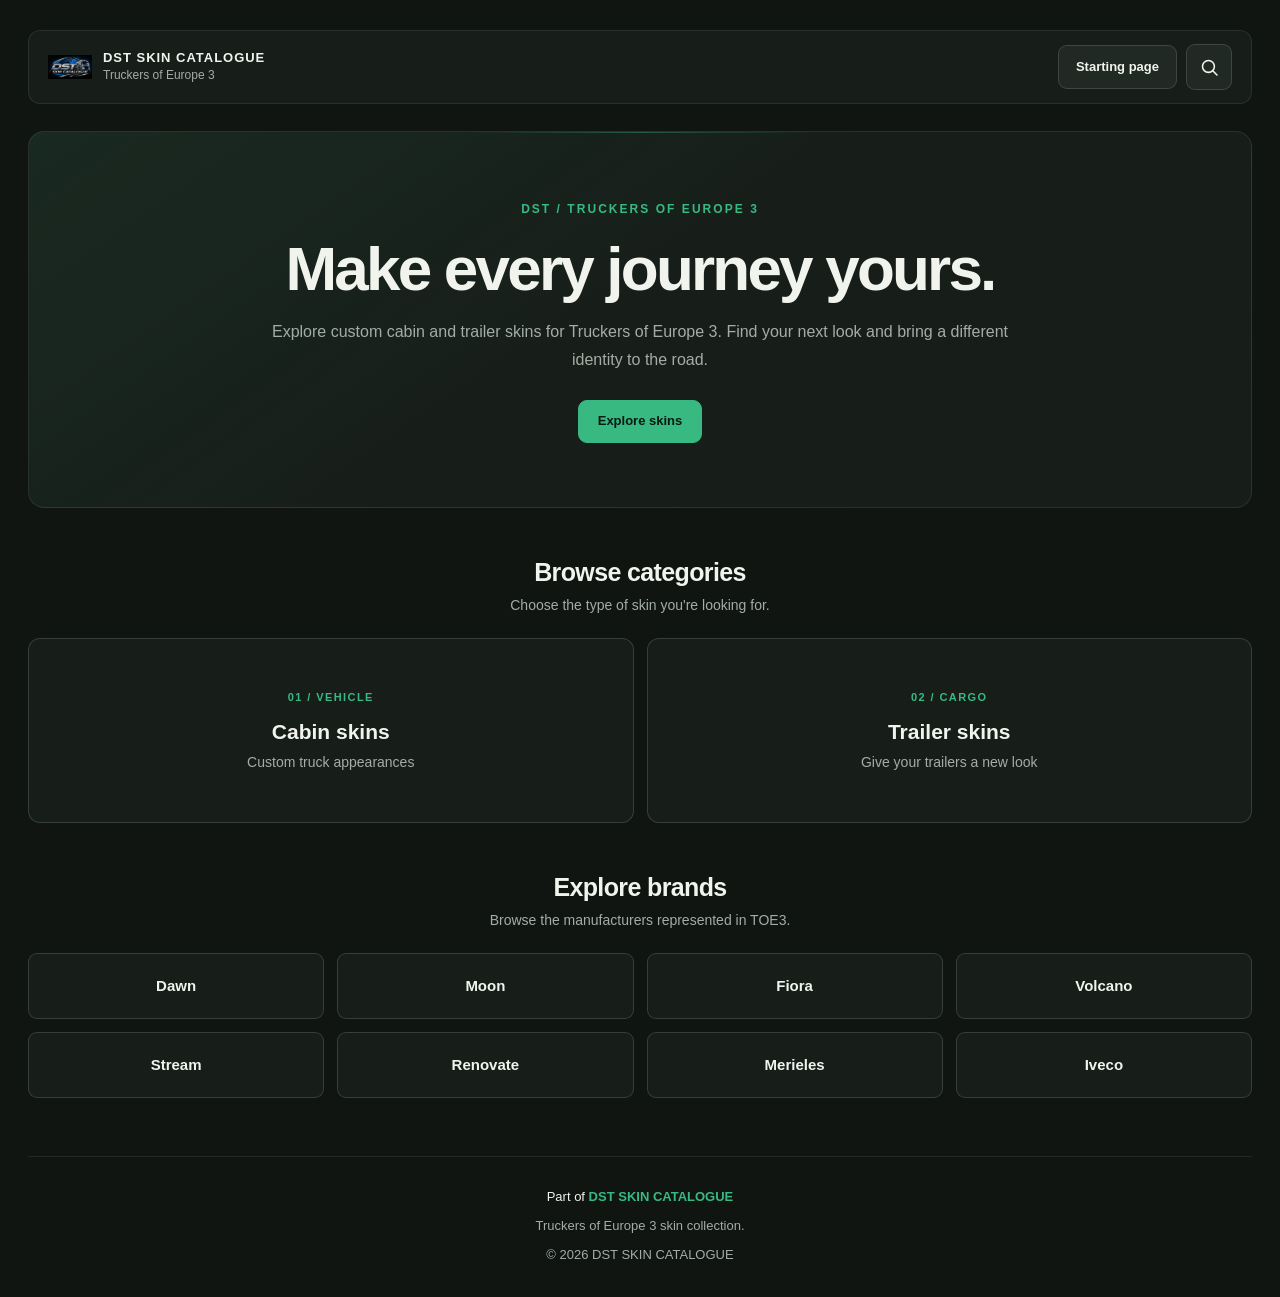
<file: TOE3/TOE3-home.html>
<!DOCTYPE html>
<html lang="en">
<head>
  <meta charset="UTF-8">
  <meta name="viewport" content="width=device-width, initial-scale=1.0">
  <meta name="theme-color" content="#151a18">

  <meta
    name="description"
    content="Explore custom Truckers of Europe 3 skins in the DST SKIN CATALOGUE."
  >

  <title>TOE3 Skins | DST SKIN CATALOGUE</title>

  <link rel="manifest" href="../manifest.webmanifest">
  <link rel="icon" href="../shared/shared-assets/site-logo.png">
  <link rel="stylesheet" href="../shared/shared-styles/toe3.css">
</head>

<body data-page="toe3">

  <main class="toe-page">

    <!-- Navigation -->

    <header class="toe-topbar">

      <a
        class="toe-brand"
        href="../index.html"
        aria-label="DST Skin Catalogue home"
      >
        <img
          src="../shared/shared-assets/site-logo.png"
          alt=""
          width="39"
          height="39"
        >

        <span class="toe-brand-text">
          <strong>DST SKIN CATALOGUE</strong>
          <span>Truckers of Europe 3</span>
        </span>
      </a>

      <nav class="toe-nav-actions" aria-label="Main navigation">

        <a
          class="toe-start-link"
          href="../index.html"
        >
          Starting page
        </a>

        <a
          class="toe-icon-button"
          href="./TOE3-search.html"
          aria-label="Search TOE3 skins"
          title="Search skins"
        >
          <svg
            viewBox="0 0 24 24"
            fill="none"
            stroke="currentColor"
            stroke-width="1.8"
            stroke-linecap="round"
            stroke-linejoin="round"
            aria-hidden="true"
          >
            <circle cx="10.8" cy="10.8" r="6.8"></circle>
            <path d="m16 16 4.5 4.5"></path>
          </svg>
        </a>

      </nav>

    </header>

    <!-- Hero -->

    <section class="toe-hero">

      <p class="toe-eyebrow">
        DST / TRUCKERS OF EUROPE 3
      </p>

      <h1>Make every journey yours.</h1>

      <p>
        Explore custom cabin and trailer skins for Truckers of Europe 3.
        Find your next look and bring a different identity to the road.
      </p>

      <div class="toe-hero-actions">

        <a class="toe-primary-link" href="./TOE3-explore.html">
          Explore skins
        </a>

      </div>
    </section>

    <!-- Categories -->

    <section
      class="toe-section"
      aria-labelledby="toe-categories-title"
    >

      <div class="toe-section-heading">

        <div>
          <h2 id="toe-categories-title">
            Browse categories
          </h2>

          <p>
            Choose the type of skin you're looking for.
          </p>
        </div>

      </div>

      <div class="toe-category-grid">

        <a
          class="toe-category"
          href="./TOE3-browse.html?kind=part&amp;value=cabin"
        >
          <small>01 / Vehicle</small>
          <strong>Cabin skins</strong>
          <span>Custom truck appearances</span>
        </a>

        <a
          class="toe-category"
          href="./TOE3-browse.html?kind=part&amp;value=trailer"
        >
          <small>02 / Cargo</small>
          <strong>Trailer skins</strong>
          <span>Give your trailers a new look</span>
        </a>

      </div>
    </section>

    <!-- Brands -->

    <section
      class="toe-section"
      id="toe-brands"
      aria-labelledby="toe-brands-title"
    >

      <div class="toe-section-heading">

        <div>
          <h2 id="toe-brands-title">
            Explore brands
          </h2>

          <p>
            Browse the manufacturers represented in TOE3.
          </p>
        </div>

      </div>

      <div class="toe-brand-grid">

        <a class="toe-brand-link" href="./TOE3-browse.html?kind=brand&amp;value=dawn">
          Dawn
        </a>

        <a class="toe-brand-link" href="./TOE3-browse.html?kind=brand&amp;value=moon">
          Moon
        </a>

        <a class="toe-brand-link" href="./TOE3-browse.html?kind=brand&amp;value=fiora">
          Fiora
        </a>

        <a class="toe-brand-link" href="./TOE3-browse.html?kind=brand&amp;value=volcano">
          Volcano
        </a>

        <a class="toe-brand-link" href="./TOE3-browse.html?kind=brand&amp;value=stream">
          Stream
        </a>

        <a class="toe-brand-link" href="./TOE3-browse.html?kind=brand&amp;value=renovate">
          Renovate
        </a>

        <a class="toe-brand-link" href="./TOE3-browse.html?kind=brand&amp;value=merieles">
          Merieles
        </a>

        <a class="toe-brand-link" href="./TOE3-browse.html?kind=brand&amp;value=iveco">
          Iveco
        </a>

      </div>
    </section>

    <!-- Footer -->

    <footer class="toe-footer">

      <p>
        Part of
        <a href="../index.html">DST SKIN CATALOGUE</a>
      </p>

      <p>
        Truckers of Europe 3 skin collection.
      </p>

      <p>
        © <span data-current-year>2026</span>
        DST SKIN CATALOGUE
      </p>

    </footer>

  </main>

  <!-- Shared scripts -->

  <script src="../shared/shared-js/common.js" defer></script>
  <script src="../shared/shared-js/navigation.js" defer></script>
  <script src="../shared/shared-js/search.js" defer></script>
  <script src="../shared/shared-js/browse.js" defer></script>
  <script src="../shared/shared-js/skin-renderer.js" defer></script>

  <!-- TOE3 scripts -->

  <script src="./TOE3-js/TOE3.js" defer></script>

</body>
</html>
</file>
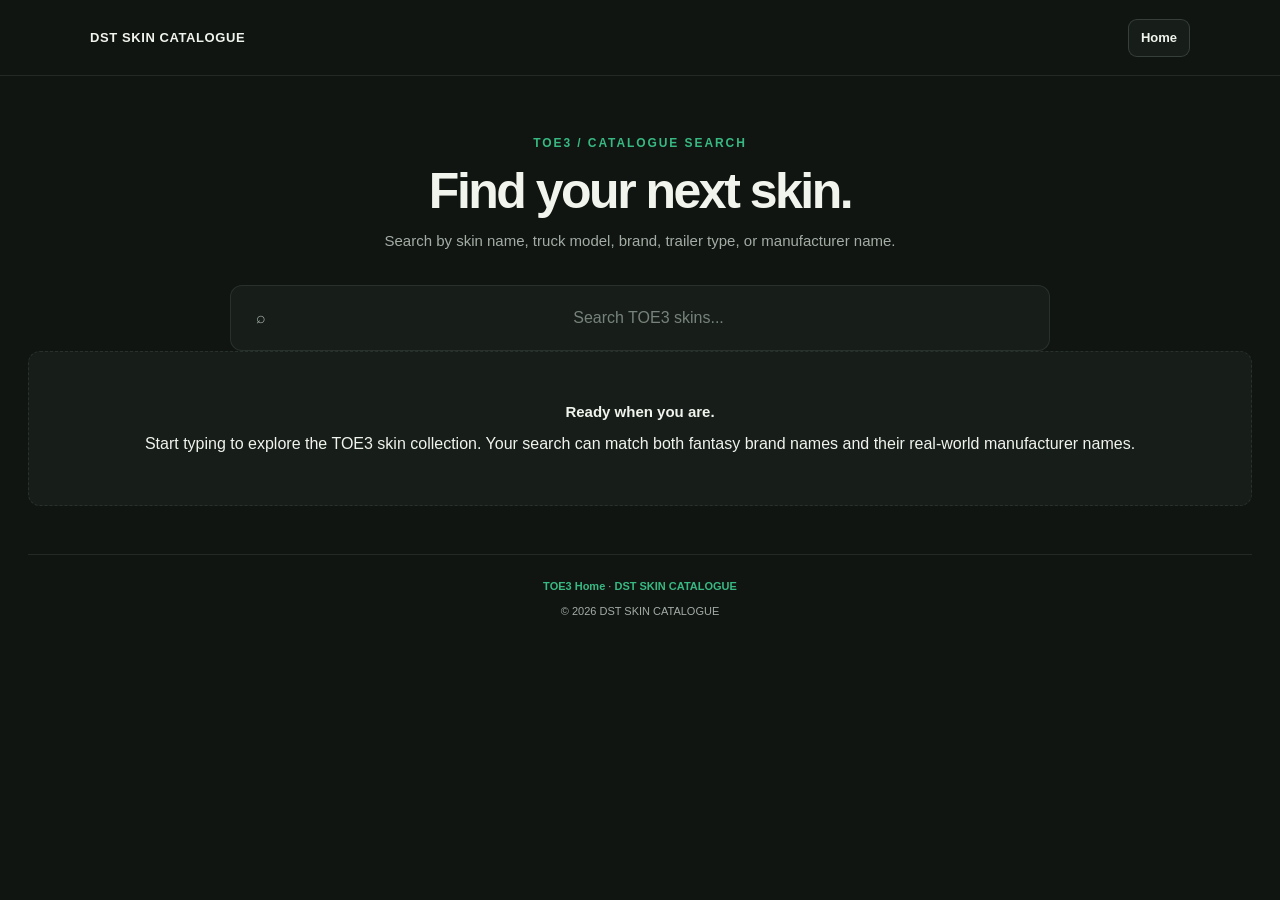
<file: TOE3/TOE3-search.html>
<!DOCTYPE html>
<html lang="en">
<head>
  <meta charset="UTF-8">
  <meta name="viewport" content="width=device-width, initial-scale=1.0">
  <meta name="theme-color" content="#151a18">
  <meta name="description" content="Search cabin and trailer skins for Truckers of Europe 3 in the DST SKIN CATALOGUE.">

  <title>Search TOE3 Skins | DST SKIN CATALOGUE</title>

  <link rel="manifest" href="../manifest.webmanifest">
  <link rel="stylesheet" href="../shared/shared-styles/toe3.css">
</head>

<body data-page="toe3">

  <main class="toe-search-page">

    <!-- Navigation -->

    <nav class="toe-search-nav" aria-label="Main navigation">

      <a class="toe-search-brand" href="../index.html">
        DST SKIN CATALOGUE
      </a>

      <div class="toe-search-nav-actions">
        <a href="TOE3-home.html">Home</a>
      </div>

    </nav>

    <!-- Search introduction -->

    <header class="toe-search-intro">

      <p class="toe-search-eyebrow">
        TOE3 / Catalogue search
      </p>

      <h1>Find your next skin.</h1>

      <p>
        Search by skin name, truck model, brand, trailer type,
        or manufacturer name.
      </p>

    </header>

    <!-- Live search -->

    <section
      class="toe-search-box"
      aria-label="Skin search"
    >

      <div class="toe-search-input-wrap">

        <span
          class="toe-search-icon"
          aria-hidden="true"
        >
          ⌕
        </span>

        <input
          class="toe-search-input"
          type="search"
          data-toe3-search-input
          placeholder="Search TOE3 skins..."
          autocomplete="off"
          aria-label="Search TOE3 skins"
        >

      </div>

    </section>

    <!-- Search results -->

    <section
      class="toe-search-results"
      data-toe3-results-section
      hidden
    >

      <div class="toe-results-heading">

        <div>
          <h2>Search results</h2>
          <p data-toe3-results-query></p>
        </div>

        <span
          class="toe-results-count"
          data-toe3-results-count
        ></span>

      </div>

      <div
        class="toe-results-grid"
        data-toe3-results-grid
        aria-live="polite"
      ></div>

    </section>

    <!-- Default state -->

    <section
      class="toe-default-state"
      data-toe3-default-state
    >

      <strong>Ready when you are.</strong>

      Start typing to explore the TOE3 skin collection.
      Your search can match both fantasy brand names and their
      real-world manufacturer names.

    </section>

    <!-- Footer -->

    <footer class="toe-search-footer">

      <p>
        <a href="TOE3-home.html">TOE3 Home</a>
        ·
        <a href="../index.html">DST SKIN CATALOGUE</a>
      </p>

      <p>
        © <span data-current-year>2026</span>
        DST SKIN CATALOGUE
      </p>

    </footer>

  </main>

  <!-- Shared scripts -->

  <script src="../shared/shared-js/common.js" defer></script>
  <script src="../shared/shared-js/navigation.js" defer></script>
  <script src="../shared/shared-js/search.js" defer></script>
  <script src="../shared/shared-js/browse.js" defer></script>
  <script src="../shared/shared-js/skin-renderer.js" defer></script>

  <!-- TOE3 scripts -->

  <script src="TOE3-js/TOE3.js" defer></script>

</body>
</html>
</file>
<file: shared/shared-styles/index.css>
/* =========================================================
   DST SKIN CATALOGUE
   INDEX STYLESHEET
   Homepage + Offline Page
   Amber Theme
========================================================= */

/* =========================================================
   01. DESIGN TOKENS
========================================================= */

:root {
    color-scheme: dark;

    --color-bg: #101512;
    --color-surface: #171e1a;
    --color-surface-raised: #202923;
    --color-surface-hover: #28332c;

    --color-text: #f1f0e9;
    --color-text-soft: #c1c8bf;
    --color-muted: #89958b;

    --color-accent: #e6a34b;
    --color-accent-hover: #f0b969;
    --color-accent-contrast: #151912;

    --color-border: rgba(232, 239, 230, 0.11);
    --color-border-strong: rgba(232, 239, 230, 0.19);

    /* Homepage background lines */
    --stripe-one: rgba(230, 163, 75, 0.025);
    --stripe-two: rgba(230, 163, 75, 0.045);
    --stripe-three: rgba(230, 163, 75, 0.025);
    --stripe-four: rgba(230, 163, 75, 0.035);

    /* GTO accent palette */
    --gto-accent: #438CEB;
    --gto-accent-hover: #66A4F2;
    --gto-accent-contrast: #101722;
    --gto-border: rgba(67, 140, 235, 0.42);
    --gto-border-hover: rgba(67, 140, 235, 0.72);
    --gto-decoration: rgba(67, 140, 235, 0.15);

    /* TOE3 accent palette */
    --toe3-accent: #36A875;
    --toe3-accent-hover: #53BD8E;
    --toe3-accent-contrast: #101a15;
    --toe3-border: rgba(54, 168, 117, 0.42);
    --toe3-border-hover: rgba(54, 168, 117, 0.72);
    --toe3-decoration: rgba(54, 168, 117, 0.15);

    /* Typography */
    --font-main: Inter, "Segoe UI", Roboto, Helvetica, Arial, sans-serif;
    --font-display: "Arial Narrow", "Segoe UI", sans-serif;

    /* Shapes */
    --radius-small: 8px;
    --radius-medium: 14px;
    --radius-large: 22px;

    /* Layout */
    --container-width: 1180px;
    --header-height: 76px;

    /* Effects */
    --shadow-card: 0 12px 35px rgba(0, 0, 0, 0.16);

    --transition-fast: 160ms ease;
    --transition-medium: 260ms cubic-bezier(0.2, 0.65, 0.3, 1);
}


/* =========================================================
   02. RESET AND GLOBAL ALIGNMENT
========================================================= */

* {
    box-sizing: border-box;
}

html {
    scroll-behavior: smooth;
    scroll-padding-top: 100px;
}

body {
    margin: 0;
    min-width: 320px;

    background-color: var(--color-bg);

    background-image:
        linear-gradient(
            90deg,
            transparent 0%,
            var(--stripe-one) 18%,
            transparent 48%,
            var(--stripe-four) 76%,
            transparent 100%
        ),
        linear-gradient(
            90deg,
            transparent 0%,
            var(--stripe-two) 35%,
            transparent 72%
        ),
        linear-gradient(
            90deg,
            transparent 0%,
            var(--stripe-three) 12%,
            transparent 55%,
            var(--stripe-one) 90%,
            transparent 100%
        );

    background-repeat: no-repeat;

    background-size:
        100% 1px,
        100% 1px,
        100% 1px;

    background-position:
        0 28%,
        0 57%,
        0 82%;

    color: var(--color-text);

    font-family: var(--font-main);
    font-size: 2.5em  !important;
    line-height: 1.6;
    text-align: center;

    -webkit-font-smoothing: antialiased;
}

body,
button,
input,
textarea,
select {
    font-family: var(--font-main);
}

button,
a {
    -webkit-tap-highlight-color: transparent;
}

button {
    color: inherit;
    text-align: center;
    align-items: center;
    justify-content: center;
}

a {
    color: inherit;
    text-decoration: none;
    text-align: center;
}

input,
textarea,
select {
    text-align: center;
}

button:focus-visible,
a:focus-visible,
input:focus-visible,
textarea:focus-visible,
select:focus-visible {
    outline: 2px solid var(--color-accent);
    outline-offset: 4px;
}

img {
    display: block;
    max-width: 100%;
    margin-inline: auto;
}

svg {
    display: block;
    width: 20px;
    height: 20px;
    flex-shrink: 0;
}

[hidden] {
    display: none !important;
}


/* =========================================================
   03. SHARED HEADER
========================================================= */

.site-header {
    position: relative;
    z-index: 20;
    width: 100%;
    min-height: var(--header-height);

    border-bottom: 1px solid var(--color-border);

    background: rgba(16, 21, 18, 0.94);
}

.header-inner {
    width: min(calc(100% - 48px), var(--container-width));
    min-height: var(--header-height);
    margin: 0 auto;

    display: flex;
    align-items: center;
    justify-content: center;
    gap: 20px;
    flex-wrap: wrap;
}

.site-brand {
    display: inline-flex;
    align-items: center;
    justify-content: center;
    gap: 13px;
    min-width: 0;
}

.brand-logo {
    width: 52px;
    height: 52px;
    max-width: none;

    object-fit: contain;
    flex-shrink: 0;

    margin: 0;
}

.brand-name {
    color: var(--color-text);

    font-size: 15px;
    font-weight: 900;
    letter-spacing: 1.4px;

    white-space: nowrap;
}

.header-actions {
    display: flex;
    align-items: center;
    justify-content: center;
    gap: 12px;
}

.install-button {
    width: 42px;
    height: 42px;
    padding: 0;
    margin-inline: auto;

    display: inline-flex;
    align-items: center;
    justify-content: center;

    border: 1px solid var(--color-border);
    border-radius: var(--radius-small);

    background: var(--color-surface);
    color: var(--color-text);

    cursor: pointer;

    transition:
        background var(--transition-fast),
        border-color var(--transition-fast),
        transform var(--transition-fast);
}

.install-button svg {
    width: 19px;
    height: 19px;
}

.install-button:hover {
    background: var(--color-surface-hover);
    border-color: var(--color-border-strong);
    transform: translateY(-2px);
}


/* =========================================================
   04. COMMON LAYOUT
========================================================= */

main {
    width: 100%;
    text-align: center;
}

.section-heading {
    display: flex;
    align-items: center;
    justify-content: center;
    flex-direction: column;
    gap: 14px;

    margin-bottom: 30px;

    text-align: center;
}

.section-heading h2 {
    margin: 9px 0 0;

    font-family: var(--font-display);
    font-size: clamp(26px, 4vw, 36px);
    font-weight: 800;
    letter-spacing: -1.2px;
    line-height: 1.15;

    text-align: center;
}

.section-heading > p {
    max-width: 500px;
    margin: 0 auto;

    color: var(--color-muted);
    font-size: 13px;

    text-align: center;
}

.eyebrow {
    display: inline-block;

    color: var(--color-accent);

    font-size: 10px;
    font-weight: 800;
    letter-spacing: 2px;
    line-height: 1.5;

    text-align: center;
}


/* =========================================================
   05. BUTTONS
========================================================= */

.primary-button {
    width: fit-content;
    min-height: 49px;
    padding: 0 19px;
    margin: 0 auto;

    display: flex;
    align-items: center;
    justify-content: center;
    gap: 12px;

    border: 1px solid var(--color-accent);
    border-radius: var(--radius-small);

    background: var(--color-accent);
    color: var(--color-accent-contrast);

    font-size: 13px;
    font-weight: 800;
    text-align: center;

    transition:
        background var(--transition-fast),
        border-color var(--transition-fast),
        transform var(--transition-medium);
}

.primary-button svg {
    width: 17px;
    height: 17px;
}

.primary-button:hover {
    background: var(--color-accent-hover);
    border-color: var(--color-accent-hover);
    transform: translateY(-2px);
}


/* =========================================================
   06. LANDING HERO
========================================================= */

.landing-hero {
    position: relative;
    min-height: 490px;

    padding: 100px max(24px, calc((100% - var(--container-width)) / 2));

    display: flex;
    align-items: center;
    justify-content: center;

    overflow: hidden;

    border-bottom: 1px solid var(--color-border);

    background:
        radial-gradient(
            ellipse at 85% 35%,
            rgba(230, 163, 75, 0.07),
            transparent 38%
        ),
        linear-gradient(
            115deg,
            rgba(16, 21, 18, 0.84) 15%,
            rgba(21, 29, 24, 0.78) 100%
        );

    text-align: center;
}

.landing-hero::after {
    content: "";

    position: absolute;
    right: 8%;
    top: 50%;

    width: 310px;
    height: 310px;

    border: 1px solid rgba(230, 163, 75, 0.12);
    border-radius: 50%;

    transform: translateY(-50%);
    pointer-events: none;
}

.hero-content {
    position: relative;
    z-index: 1;

    width: 100%;
    max-width: 650px;
    margin-inline: auto;

    text-align: center;

    animation: hero-enter 650ms ease both;
}

.hero-content h1 {
    max-width: 650px;
    margin: 20px auto;

    font-family: var(--font-display);
    font-size: clamp(43px, 7vw, 76px);
    font-weight: 900;
    letter-spacing: -3.5px;
    line-height: 0.99;

    text-align: center;
}

.hero-content h1 span {
    display: block;
    color: var(--color-accent);
}

.hero-description {
    max-width: 470px;
    margin: 0 auto 14px;

    color: var(--color-text-soft);
    font-size: 15px;
    line-height: 1.8;

    text-align: center;
}

.hero-content .hero-description:last-of-type {
    margin-bottom: 0;
}

.hero-decoration {
    position: absolute;
    right: 0;
    left: 0;
    bottom: 35px;

    display: flex;
    align-items: center;
    justify-content: center;
    gap: 13px;

    color: var(--color-muted);
    font-size: 9px;
    font-weight: 800;
    letter-spacing: 1.6px;
}

.hero-line {
    width: 40px;
    height: 1px;

    background: var(--color-accent);
}

.hero-caption {
    white-space: nowrap;
}


/* =========================================================
   07. GAME SELECTION
========================================================= */

.game-selection {
    width: min(calc(100% - 48px), var(--container-width));
    margin: 0 auto;
    padding: 78px 0 90px;

    text-align: center;
}

.game-grid {
    display: grid;
    grid-template-columns: repeat(2, minmax(0, 1fr));
    justify-items: center;
    gap: 20px;
}

.game-card {
    position: relative;

    width: 100%;
    min-height: 310px;
    padding: 25px;

    display: flex;
    flex-direction: column;
    align-items: center;
    justify-content: center;

    overflow: hidden;

    border: 1px solid var(--color-border);
    border-radius: var(--radius-large);

    background: var(--color-surface);
    box-shadow: var(--shadow-card);

    text-align: center;

    transition:
        transform var(--transition-medium),
        border-color var(--transition-medium),
        background var(--transition-medium);
}

/* GTO card identity */

.game-card-gto {
    --card-accent: var(--gto-accent);
    --card-accent-hover: var(--gto-accent-hover);
    --card-accent-contrast: var(--gto-accent-contrast);
    --card-border: var(--gto-border);
    --card-border-hover: var(--gto-border-hover);
    --card-decoration: var(--gto-decoration);

    border-color: var(--card-border);
}

/* TOE3 card identity */

.game-card-toe3 {
    --card-accent: var(--toe3-accent);
    --card-accent-hover: var(--toe3-accent-hover);
    --card-accent-contrast: var(--toe3-accent-contrast);
    --card-border: var(--toe3-border);
    --card-border-hover: var(--toe3-border-hover);
    --card-decoration: var(--toe3-decoration);

    border-color: var(--card-border);
}

.game-card::before {
    content: "";

    position: absolute;
    right: -55px;
    bottom: -95px;

    width: 240px;
    height: 240px;

    border: 1px solid var(--card-decoration, rgba(230, 163, 75, 0.15));
    border-radius: 50%;

    transition: transform 400ms ease;
    pointer-events: none;
}

.game-card:hover {
    transform: translateY(-4px);

    border-color: var(--card-border-hover, rgba(230, 163, 75, 0.42));

    background: var(--color-surface-raised);
}

.game-card:hover::before {
    transform: scale(1.12);
}

.game-card-top,
.game-card-bottom {
    position: relative;
    z-index: 1;

    width: 100%;

    display: flex;
    align-items: center;
    justify-content: center;
    gap: 12px;
    flex-wrap: wrap;

    text-align: center;
}

.game-number {
    color: var(--card-accent, var(--color-accent));

    font-size: 12px;
    font-weight: 900;
    letter-spacing: 1px;
}

.game-category {
    color: var(--color-muted);

    font-size: 9px;
    font-weight: 800;
    letter-spacing: 1.5px;
}

.game-card-content {
    position: relative;
    z-index: 1;

    width: 100%;
    padding: 28px 0;

    text-align: center;
}

.game-abbreviation {
    display: block;
    margin-bottom: 10px;

    color: var(--card-accent, var(--color-accent));

    font-family: var(--font-display);
    font-size: clamp(43px, 6vw, 58px);
    font-weight: 900;
    letter-spacing: -2px;
    line-height: 1;
}

.game-card-content h3 {
    margin: 0 0 9px;

    font-size: 19px;
    font-weight: 800;
    letter-spacing: -0.5px;

    text-align: center;
}

.game-card-content p {
    max-width: 290px;
    margin: 0 auto;

    color: var(--color-muted);
    font-size: 13px;
    line-height: 1.7;

    text-align: center;
}

.game-card-bottom {
    padding-top: 17px;

    border-top: 1px solid var(--color-border);

    font-size: 12px;
    font-weight: 800;
}

.card-arrow {
    width: 35px;
    height: 35px;

    display: grid;
    place-items: center;

    border: 1px solid var(--color-border);
    border-radius: 50%;

    background: rgba(255, 255, 255, 0.025);

    transition:
        background var(--transition-fast),
        border-color var(--transition-fast),
        color var(--transition-fast),
        transform var(--transition-fast);
}

.card-arrow svg {
    width: 16px;
    height: 16px;
}

.game-card:hover .card-arrow {
    background: var(--card-accent, var(--color-accent));

    border-color: var(--card-accent, var(--color-accent));

    color: var(--card-accent-contrast, var(--color-accent-contrast));

    transform: translateY(-2px);
}
/* =========================================================
   08. FOOTER
========================================================= */

.site-footer {
    border-top: 1px solid var(--color-border);
    background: #0c100e;
    text-align: center;
}

.footer-inner {
    width: min(calc(100% - 48px), var(--container-width));
    min-height: 100px;
    margin: 0 auto;
    padding: 20px 0;

    display: flex;
    align-items: center;
    justify-content: center;
    flex-direction: column;
    gap: 8px;

    text-align: center;
}

.footer-brand {
    color: var(--color-text);

    font-size: 11px;
    font-weight: 900;
    letter-spacing: 1px;

    text-align: center;
}

.footer-inner p {
    margin: 0;

    color: var(--color-muted);
    font-size: 12px;

    text-align: center;
}

.footer-copyright {
    color: var(--color-muted);
    font-size: 10px;
    text-align: center;
}


/* =========================================================
   09. OFFLINE PAGE
========================================================= */

body.offline-page {
    min-height: 100vh;
    min-height: 100svh;
}

body.offline-page .offline-main {
    min-height: 100vh;
    min-height: 100svh;
    padding: 24px;

    display: grid;
    place-items: center;
}

body.offline-page .offline-content {
    width: min(100%, 480px);
    margin-inline: auto;

    text-align: center;
}

body.offline-page .offline-logo {
    width: 76px;
    height: 76px;
    margin: 0 auto 28px;

    object-fit: contain;
}

body.offline-page .offline-status {
    display: inline-flex;
    align-items: center;
    justify-content: center;
    gap: 8px;

    margin-bottom: 18px;

    color: var(--color-accent);

    font-size: 0.75rem;
    font-weight: 700;
    letter-spacing: 0.12em;
    text-transform: uppercase;
}

body.offline-page .offline-status::before {
    content: "";

    width: 7px;
    height: 7px;
    flex-shrink: 0;

    border-radius: 50%;
    background: currentColor;
}

body.offline-page .offline-content h1 {
    margin: 0 0 14px;

    color: var(--color-text);

    font-size: clamp(2rem, 7vw, 3rem);
    line-height: 1.08;
    letter-spacing: -0.055em;
}

body.offline-page .offline-content p {
    max-width: 380px;
    margin: 0 auto 28px;

    color: var(--color-muted);
    line-height: 1.7;
}

body.offline-page .offline-actions {
    display: flex;
    flex-wrap: wrap;
    align-items: center;
    justify-content: center;
    gap: 12px;
}

body.offline-page .offline-actions a,
body.offline-page .offline-actions button {
    min-height: 46px;
    padding: 0 20px;

    display: inline-flex;
    align-items: center;
    justify-content: center;

    border: 1px solid var(--color-border-strong);
    border-radius: 10px;

    background: var(--color-surface);
    color: var(--color-text);

    font: inherit;
    font-size: 0.9rem;
    font-weight: 650;
    text-decoration: none;

    cursor: pointer;

    transition:
        background var(--transition-fast),
        border-color var(--transition-fast),
        transform var(--transition-fast);
}

body.offline-page .offline-actions .offline-home {
    border-color: var(--color-accent);

    background: var(--color-accent);
    color: var(--color-accent-contrast);
}

body.offline-page .offline-actions a:hover,
body.offline-page .offline-actions button:hover {
    border-color: var(--color-accent);
    transform: translateY(-2px);
}

body.offline-page .offline-actions .offline-home:hover {
    background: var(--color-accent-hover);
    border-color: var(--color-accent-hover);
}

body.offline-page .offline-note {
    margin-top: 42px;

    color: var(--color-muted);
    font-size: 0.75rem;
    opacity: 0.8;
}


/* =========================================================
   10. SHARED COMPONENT ALIGNMENT
========================================================= */

button,
input[type="button"],
input[type="submit"],
input[type="reset"],
.button,
[class$="-button"] {
    text-align: center;
}

button,
input[type="button"],
input[type="submit"],
input[type="reset"],
.button {
    justify-content: center;
    align-items: center;
}

[class*="button-group"],
[class*="actions"],
[class*="controls"] {
    text-align: center;
}

label,
legend,
figcaption,
small,
.caption,
.status-message,
.empty-state,
.error-message,
.loading-message {
    text-align: center;
}

form,
fieldset {
    text-align: center;
}

form button,
form input[type="submit"] {
    margin-inline: auto;
}


/* =========================================================
   11. ANIMATIONS
========================================================= */

@keyframes hero-enter {
    from {
        opacity: 0;
        transform: translateY(15px);
    }

    to {
        opacity: 1;
        transform: translateY(0);
    }
}

@media (prefers-reduced-motion: reduce) {
    *,
    *::before,
    *::after {
        scroll-behavior: auto !important;
        animation-duration: 0.01ms !important;
        animation-iteration-count: 1 !important;
        transition-duration: 0.01ms !important;
    }
}


/* =========================================================
   12. TABLET RESPONSIVENESS
========================================================= */

@media (max-width: 800px) {

    .landing-hero {
        min-height: 440px;
        padding-top: 80px;
        padding-bottom: 90px;
    }

    .landing-hero::after {
        right: -100px;
        width: 270px;
        height: 270px;
    }

    .game-selection {
        padding-top: 65px;
        padding-bottom: 70px;
    }

    .game-card {
        min-height: 290px;
        padding: 21px;
    }

    .footer-inner {
        padding-top: 25px;
        padding-bottom: 25px;
    }

}


/* =========================================================
   13. MOBILE RESPONSIVENESS
========================================================= */

@media (max-width: 600px) {

    :root {
        --header-height: 66px;
    }

    .header-inner,
    .game-selection,
    .footer-inner {
        width: calc(100% - 36px);
    }

    .brand-logo {
        width: 44px;
        height: 44px;
    }

    .brand-name {
        font-size: 12px;
        letter-spacing: 1px;
    }

    .site-brand {
        gap: 10px;
    }

    .landing-hero {
        min-height: 415px;
        padding: 76px 22px 85px;
    }

    .landing-hero::after {
        top: 55%;
        right: -145px;
        width: 245px;
        height: 245px;
    }

    .hero-content h1 {
        margin: 17px auto;
        font-size: clamp(43px, 12vw, 60px);
        letter-spacing: -2.5px;
    }

    .hero-description {
        max-width: 340px;
        font-size: 13px;
    }

    .hero-decoration {
        right: 0;
        bottom: 22px;
        font-size: 8px;
    }

    .game-selection {
        padding-top: 55px;
        padding-bottom: 60px;
    }

    .section-heading {
        align-items: center;
        flex-direction: column;
        gap: 12px;
        margin-bottom: 23px;
    }

    .section-heading > p {
        max-width: 350px;
        font-size: 12px;
    }

    .game-grid {
        grid-template-columns: 1fr;
        gap: 14px;
    }

    .game-card {
        min-height: 260px;
        padding: 22px;
    }

    .game-card-content {
        padding: 20px 0;
    }

    .game-abbreviation {
        font-size: 48px;
    }

    .footer-inner {
        align-items: center;
        flex-direction: column;
        gap: 8px;
    }

    .footer-inner p {
        font-size: 11px;
    }

    .footer-copyright {
        margin-top: 8px;
    }

}


/* =========================================================
   14. SMALL MOBILE SCREENS
========================================================= */

@media (max-width: 360px) {

    .header-inner,
    .game-selection,
    .footer-inner {
        width: calc(100% - 28px);
    }

    .brand-logo {
        width: 40px;
        height: 40px;
    }

    .brand-name {
        font-size: 10.5px;
        letter-spacing: 0.6px;
    }

    .site-brand {
        gap: 8px;
    }

    .landing-hero {
        padding-right: 17px;
        padding-left: 17px;
    }

    .hero-content h1 {
        font-size: 41px;
    }

    .game-card {
        padding: 18px;
    }

    .game-category {
        font-size: 8px;
    }

}
</file>
<file: shared/shared-styles/gto.css>
/* =========================================================
   DST SKIN CATALOGUE
   GLOBAL TRUCK ONLINE
   Main GTO design system
   Electric blue accent
========================================================= */


/* 01. DESIGN TOKENS */

:root {
  color-scheme: dark;

  --gto-bg: #101512;
  --gto-surface: #171e1a;
  --gto-surface-raised: #202923;
  --gto-surface-hover: #28332c;
  --gto-surface-soft: #202923;

  --gto-accent: #438ceb;
  --gto-accent-soft: rgba(67, 140, 235, 0.12);
  --gto-accent-border: rgba(67, 140, 235, 0.48);

  --gto-text: #f1f3ed;
  --gto-muted: #a3ada5;
  --gto-border: rgba(232, 239, 233, 0.1);

  --gto-radius-small: 9px;
  --gto-radius-medium: 12px;
  --gto-radius-large: 16px;

  --gto-content-width: 1100px;
  --gto-transition: 180ms ease;
}


/* 02. RESET AND GLOBAL STYLES */

*,
*::before,
*::after {
  box-sizing: border-box;
}

html {
  min-height: 100%;
  scroll-behavior: smooth;
  scroll-padding-top: 24px;
}

body {
  min-height: 100vh;
  margin: 0;
  background: var(--gto-bg);
  color: var(--gto-text);
  font-family:
    Inter,
    -apple-system,
    BlinkMacSystemFont,
    "Segoe UI",
    sans-serif;
  line-height: 1.5;
  -webkit-font-smoothing: antialiased;
  text-rendering: optimizeLegibility;
}

body,
button,
input {
  font-family:
    Inter,
    -apple-system,
    BlinkMacSystemFont,
    "Segoe UI",
    sans-serif;
}

button,
input {
  font-size: inherit;
}

button,
a {
  -webkit-tap-highlight-color: transparent;
}

a {
  color: inherit;
}

button {
  color: inherit;
}

img {
  max-width: 100%;
}

[hidden] {
  display: none !important;
}


/* 03. SHARED NAVIGATION */

.site-header,
.gto-topbar {
  position: relative;
  z-index: 20;
  width: 100%;
  border-bottom: 1px solid var(--gto-border);
  background: rgba(16, 21, 18, 0.96);
}

/* GTO homepage top navigation */

.gto-topbar {
  display: flex;
  align-items: center;
  justify-content: space-between;
  gap: 16px;
  min-height: 70px;
  padding: 14px 0;
  margin-bottom: 34px;
}

.site-nav {
  width: min(100% - 36px, var(--gto-content-width));
  min-height: 70px;
  margin: 0 auto;
  display: flex;
  align-items: center;
  justify-content: space-between;
  gap: 18px;
}

.site-brand,
.gto-brand {
  display: inline-flex;
  align-items: center;
  justify-content: center;
  gap: 10px;
  min-width: 0;
  color: var(--gto-text);
  font-size: 0.88rem;
  font-weight: 850;
  letter-spacing: 0.045em;
  text-decoration: none;
}

.gto-brand {
  justify-content: flex-start;
  flex: 0 1 auto;
}

.site-brand span,
.gto-brand-text {
  display: block;
  line-height: 1.25;
}

.site-nav-actions,
.gto-nav-actions {
  display: flex;
  align-items: center;
  justify-content: center;
  gap: 9px;
  flex-wrap: wrap;
}

/* Keep GTO navigation controls at the right */

.gto-nav-actions {
  flex: 0 0 auto;
  justify-content: flex-end;
  flex-wrap: nowrap;
  gap: 10px;
  margin-left: auto;
}

.nav-link {
  display: inline-flex;
  align-items: center;
  justify-content: center;
  min-height: 38px;
  padding: 8px 12px;
  border: 1px solid transparent;
  border-radius: var(--gto-radius-small);
  color: var(--gto-muted);
  font-size: 0.8rem;
  font-weight: 700;
  text-decoration: none;
  transition:
    color var(--gto-transition),
    background var(--gto-transition),
    border-color var(--gto-transition);
}

.nav-link:hover,
.nav-link:focus-visible {
  border-color: var(--gto-border);
  background: var(--gto-surface);
  color: var(--gto-text);
  outline: none;
}

/* Search icon */

.gto-icon-button {
  display: inline-flex;
  align-items: center;
  justify-content: center;
  flex: 0 0 auto;
  width: 42px;
  height: 42px;
  padding: 0;
  border: 1px solid var(--gto-border);
  border-radius: var(--gto-radius-small);
  background: var(--gto-surface);
  color: var(--gto-text);
  text-decoration: none;
  cursor: pointer;
  transition:
    transform var(--gto-transition),
    border-color var(--gto-transition),
    background var(--gto-transition);
}

.gto-icon-button svg {
  display: block;
  width: 19px;
  height: 19px;
}

.gto-icon-button:hover,
.gto-icon-button:focus-visible {
  transform: translateY(-2px);
  border-color: var(--gto-accent-border);
  background: var(--gto-surface-hover);
  outline: none;
}

/* Starting Page navigation button */

.gto-start-link {
  min-height: 42px;
  padding: 9px 14px;
  font-size: 0.78rem;
  white-space: nowrap;
}

.install-button {
  min-height: 38px;
  padding: 8px 15px;
  border: 1px solid var(--gto-accent);
  border-radius: var(--gto-radius-small);
  background: var(--gto-accent);
  color: #071321;
  font-size: 0.8rem;
  font-weight: 800;
  cursor: pointer;
  transition:
    transform var(--gto-transition),
    filter var(--gto-transition);
}

.install-button:hover {
  transform: translateY(-1px);
  filter: brightness(1.08);
}

.install-button:focus-visible {
  outline: 2px solid var(--gto-text);
  outline-offset: 3px;
}


/* 04. SHARED FOOTER */

.site-footer,
.gto-footer {
  width: 100%;
  padding: 24px 18px;
  border-top: 1px solid var(--gto-border);
  background: #0d120f;
  color: var(--gto-muted);
  text-align: center;
}

.site-footer p,
.gto-footer p {
  margin: 4px 0;
  font-size: 0.76rem;
  line-height: 1.6;
}


/* 05. GTO HOMEPAGE LAYOUT */

.gto-page {
  width: min(100% - 36px, var(--gto-content-width));
  margin: 0 auto;
  padding: 0 0 70px;
}

.gto-hero {
  position: relative;
  isolation: isolate;
  overflow: hidden;
  padding: clamp(34px, 7vw, 68px) 22px;
  border: 1px solid var(--gto-border);
  border-radius: var(--gto-radius-large);
  background:
    radial-gradient(
      circle at 50% 0%,
      rgba(67, 140, 235, 0.17),
      transparent 58%
    ),
    linear-gradient(145deg, #1b241e, #131a16 72%);
  text-align: center;
}

.gto-hero::after {
  position: absolute;
  z-index: -1;
  right: -24px;
  bottom: -58px;
  color: rgba(67, 140, 235, 0.055);
  content: "GTO";
  font-size: clamp(7rem, 22vw, 14rem);
  font-weight: 950;
  letter-spacing: -0.1em;
  line-height: 1;
  pointer-events: none;
}

.gto-eyebrow {
  margin-bottom: 14px;
  color: var(--gto-accent);
  font-size: 0.72rem;
  font-weight: 850;
  letter-spacing: 0.17em;
  text-transform: uppercase;
}

.gto-hero h1 {
  max-width: 760px;
  margin: 0 auto;
  font-size: clamp(2.1rem, 7vw, 4rem);
  font-weight: 850;
  line-height: 1.08;
  letter-spacing: -0.055em;
  overflow-wrap: anywhere;
}

.gto-hero p {
  max-width: 620px;
  margin: 18px auto 0;
  color: var(--gto-muted);
  font-size: 0.94rem;
  line-height: 1.7;
}

.gto-hero-actions {
  display: flex;
  align-items: center;
  justify-content: center;
  flex-wrap: wrap;
  gap: 11px;
  margin-top: 26px;
}

.gto-primary-link,
.gto-secondary-link {
  display: inline-flex;
  align-items: center;
  justify-content: center;
  min-height: 46px;
  padding: 11px 19px;
  border: 1px solid transparent;
  border-radius: var(--gto-radius-small);
  font-size: 0.84rem;
  font-weight: 800;
  text-align: center;
  text-decoration: none;
  transition:
    transform var(--gto-transition),
    background var(--gto-transition),
    border-color var(--gto-transition),
    filter var(--gto-transition);
}

.gto-primary-link {
  background: var(--gto-accent);
  color: #071321;
}

.gto-primary-link:hover {
  transform: translateY(-2px);
  filter: brightness(1.08);
}

.gto-secondary-link {
  border-color: var(--gto-border);
  background: rgba(255, 255, 255, 0.025);
  color: var(--gto-text);
}

.gto-secondary-link:hover {
  transform: translateY(-2px);
  border-color: var(--gto-accent-border);
  background: var(--gto-accent-soft);
}

.gto-primary-link:focus-visible,
.gto-secondary-link:focus-visible {
  outline: 2px solid var(--gto-text);
  outline-offset: 3px;
}


/* 06. HOMEPAGE SECTIONS */

.gto-section {
  margin-top: 48px;
}

.gto-section-heading {
  display: flex;
  align-items: center;
  justify-content: space-between;
  flex-wrap: wrap;
  gap: 12px;
  margin-bottom: 18px;
}

.gto-section-heading h2 {
  margin: 0;
  font-size: clamp(1.15rem, 3vw, 1.45rem);
  font-weight: 800;
  letter-spacing: -0.035em;
}

.gto-section-link {
  color: var(--gto-accent);
  font-size: 0.8rem;
  font-weight: 750;
  text-decoration: none;
  transition: color var(--gto-transition);
}

.gto-section-link:hover {
  color: #78b0f5;
}


/* 07. HOMEPAGE CATEGORY CARDS */

.gto-category-grid {
  display: grid;
  grid-template-columns: repeat(2, minmax(0, 1fr));
  gap: 12px;
}

.gto-category-card {
  position: relative;
  display: flex;
  flex-direction: column;
  align-items: center;
  justify-content: center;
  min-width: 0;
  min-height: 128px;
  padding: 18px 13px;
  overflow: hidden;
  border: 1.5px solid rgba(232, 239, 233, 0.17);
  border-radius: var(--gto-radius-medium);
  background: var(--gto-surface);
  color: var(--gto-text);
  text-align: center;
  text-decoration: none;
  transition:
    transform var(--gto-transition),
    border-color var(--gto-transition),
    background var(--gto-transition);
}

.gto-category-card:hover,
.gto-category-card:focus-visible {
  transform: translateY(-3px);
  border-color: var(--gto-accent-border);
  background: var(--gto-surface-raised);
  outline: none;
}

.gto-category-number {
  display: block;
  margin-bottom: 9px;
  color: var(--gto-accent);
  font-size: 0.7rem;
  font-weight: 850;
  letter-spacing: 0.13em;
}

.gto-category-card strong,
.gto-category-card span:not(.gto-category-number) {
  display: block;
  font-size: 0.9rem;
  font-weight: 800;
  line-height: 1.4;
}


/* 08. HOMEPAGE BRAND AND VEHICLE GRIDS */

.gto-brand-grid,
.gto-vehicle-grid {
  display: grid;
  grid-template-columns: repeat(2, minmax(0, 1fr));
  gap: 11px;
}

.gto-brand-card,
.gto-vehicle-card {
  display: flex;
  align-items: center;
  justify-content: center;
  min-width: 0;
  min-height: 62px;
  padding: 13px;
  border: 1px solid var(--gto-border);
  border-radius: var(--gto-radius-small);
  background: var(--gto-surface);
  color: var(--gto-text);
  font-size: 0.83rem;
  font-weight: 750;
  text-align: center;
  text-decoration: none;
  overflow-wrap: anywhere;
  transition:
    transform var(--gto-transition),
    border-color var(--gto-transition),
    background var(--gto-transition);
}

.gto-brand-card:hover,
.gto-brand-card:focus-visible,
.gto-vehicle-card:hover,
.gto-vehicle-card:focus-visible {
  transform: translateY(-2px);
  border-color: var(--gto-accent-border);
  background: var(--gto-surface-raised);
  outline: none;
}


/* 09. HOMEPAGE LATEST SKINS */

.gto-latest-grid {
  display: grid;
  grid-template-columns: repeat(2, minmax(0, 1fr));
  gap: 13px;
}

.gto-latest-status {
  grid-column: 1 / -1;
  padding: 30px 18px;
  border: 1px dashed var(--gto-border);
  border-radius: var(--gto-radius-medium);
  color: var(--gto-muted);
  font-size: 0.85rem;
  line-height: 1.6;
  text-align: center;
}

.gto-latest-status strong {
  display: block;
  margin-bottom: 6px;
  color: var(--gto-text);
  font-size: 0.95rem;
}
/* =========================================================
   DST SKIN CATALOGUE
   GLOBAL TRUCK ONLINE
   Main GTO design system
   PART 2
========================================================= */


/* 10. SEARCH PAGE */

.search-page {
  width: min(100% - 36px, 920px);
  margin: 0 auto;
  padding: 36px 0 72px;
}

.search-heading {
  margin-bottom: 27px;
  text-align: center;
}

.search-eyebrow {
  margin-bottom: 12px;
  color: var(--gto-accent);
  font-size: 0.72rem;
  font-weight: 850;
  letter-spacing: 0.16em;
  text-transform: uppercase;
}

.search-heading h1 {
  margin: 0 0 12px;
  font-size: clamp(2rem, 6vw, 3.1rem);
  font-weight: 850;
  line-height: 1.1;
  letter-spacing: -0.05em;
}

.search-heading p {
  max-width: 570px;
  margin: 0 auto;
  color: var(--gto-muted);
  font-size: 0.92rem;
  line-height: 1.65;
}

.search-box {
  position: relative;
  z-index: 10;
  width: 100%;
  margin: 0 auto;
}

.search-input-wrap {
  display: flex;
  align-items: center;
  gap: 12px;
  min-height: 58px;
  padding: 0 16px;
  border: 1px solid var(--gto-border);
  border-radius: var(--gto-radius-medium);
  background: var(--gto-surface);
  transition:
    border-color var(--gto-transition),
    box-shadow var(--gto-transition);
}

.search-input-wrap:focus-within {
  border-color: var(--gto-accent);
  box-shadow: 0 0 0 3px var(--gto-accent-soft);
}

.search-icon {
  display: block;
  flex: 0 0 20px;
  width: 20px;
  height: 20px;
  color: var(--gto-muted);
}

.search-input {
  width: 100%;
  min-width: 0;
  min-height: 54px;
  padding: 10px 0;
  border: 0;
  outline: none;
  background: transparent;
  color: var(--gto-text);
  font-size: 0.95rem;
}

.search-input::placeholder {
  color: #77847b;
  opacity: 1;
}

.search-clear {
  display: none;
  flex: 0 0 auto;
  align-items: center;
  justify-content: center;
  width: 32px;
  height: 32px;
  padding: 0;
  border: 0;
  border-radius: 50%;
  background: var(--gto-surface-hover);
  color: var(--gto-muted);
  font-size: 1.1rem;
  cursor: pointer;
}

.search-clear.is-visible {
  display: inline-flex;
}

.search-clear:hover,
.search-clear:focus-visible {
  background: var(--gto-accent-soft);
  color: var(--gto-text);
  outline: none;
}


/* 11. SEARCH SUGGESTIONS */

.suggestion-panel {
  position: absolute;
  top: calc(100% + 8px);
  right: 0;
  left: 0;
  display: none;
  overflow: hidden;
  border: 1px solid var(--gto-border);
  border-radius: var(--gto-radius-medium);
  background: #19211c;
  box-shadow: 0 14px 34px rgba(0, 0, 0, 0.3);
}

.suggestion-panel.is-open {
  display: block;
}

.suggestion-list {
  display: grid;
  gap: 0;
}

.suggestion-link {
  display: block;
  padding: 13px 16px;
  border-bottom: 1px solid var(--gto-border);
  color: var(--gto-text);
  font-size: 0.84rem;
  font-weight: 650;
  text-align: left;
  text-decoration: none;
  overflow-wrap: anywhere;
  transition: background var(--gto-transition);
}

.suggestion-link:last-child {
  border-bottom: 0;
}

.suggestion-link:hover,
.suggestion-link:focus-visible {
  background: var(--gto-accent-soft);
  outline: none;
}

.suggestion-empty {
  padding: 15px 16px;
  color: var(--gto-muted);
  font-size: 0.82rem;
  text-align: center;
}

.suggestion-more {
  display: none;
  width: 100%;
  padding: 13px 16px;
  border: 0;
  border-top: 1px solid var(--gto-border);
  background: var(--gto-surface);
  color: var(--gto-accent);
  font-size: 0.82rem;
  font-weight: 800;
  text-align: center;
  cursor: pointer;
}

.suggestion-more.is-visible {
  display: block;
}

.suggestion-more:hover,
.suggestion-more:focus-visible {
  background: var(--gto-accent-soft);
  outline: none;
}

.search-hint {
  margin: 11px 2px 0;
  color: var(--gto-muted);
  font-size: 0.75rem;
  text-align: center;
}


/* 12. SEARCH RESULTS */

.results-section {
  margin-top: 43px;
}

.results-header {
  display: flex;
  flex-direction: column;
  align-items: center;
  justify-content: center;
  text-align: center;
  gap: 10px;
  margin-bottom: 17px;
}

.results-header h2 {
  margin: 0;
  font-size: 1.25rem;
  font-weight: 800;
  letter-spacing: -0.035em;
}

.results-count {
  color: var(--gto-muted);
  font-size: 0.78rem;
  white-space: nowrap;
}

.results-query {
  margin: 7px 0 0;
  color: var(--gto-muted);
  font-size: 0.82rem;
  overflow-wrap: anywhere;
}

.results-grid {
  display: grid;
  grid-template-columns: repeat(2, minmax(0, 1fr));
  gap: 13px;
}


/* 13. SHARED SKIN CARDS */

.skin-card {
  display: block;
  min-width: 0;
  overflow: hidden;
  border: 1px solid var(--gto-border);
  border-radius: var(--gto-radius-medium);
  background: var(--gto-surface);
  color: var(--gto-text);
  text-align: center;
  text-decoration: none;
  transition:
    transform var(--gto-transition),
    border-color var(--gto-transition),
    background var(--gto-transition);
}

.skin-card:hover,
.skin-card:focus-visible {
  transform: translateY(-3px);
  border-color: var(--gto-accent-border);
  background: var(--gto-surface-raised);
  outline: none;
}

.skin-card-image {
  display: block;
  width: 100%;
  aspect-ratio: 4 / 3;
  object-fit: cover;
  background: #252d28;
}

.skin-card-content {
  padding: 12px;
}

.skin-card-title {
  margin: 0;
  color: var(--gto-text);
  font-size: 0.84rem;
  font-weight: 750;
  line-height: 1.4;
  overflow-wrap: anywhere;
}

.skin-card-meta {
  margin-top: 7px;
  color: var(--gto-muted);
  font-size: 0.72rem;
  line-height: 1.45;
  overflow-wrap: anywhere;
}

.results-state {
  grid-column: 1 / -1;
  padding: 35px 20px;
  border: 1px dashed var(--gto-border);
  border-radius: var(--gto-radius-medium);
  color: var(--gto-muted);
  font-size: 0.85rem;
  line-height: 1.6;
  text-align: center;
}

.results-state strong {
  display: block;
  margin-bottom: 6px;
  color: var(--gto-text);
  font-size: 0.95rem;
}


/* 14. BROWSE PAGE */

.browse-page {
  width: min(100% - 36px, var(--gto-content-width));
  margin: 0 auto;
  padding: 36px 0 72px;
}

.browse-heading {
  margin-bottom: 32px;
  text-align: center;
}

.browse-eyebrow {
  margin-bottom: 12px;
  color: var(--gto-accent);
  font-size: 0.72rem;
  font-weight: 850;
  letter-spacing: 0.16em;
  text-transform: uppercase;
}

.browse-heading h1 {
  margin: 0 0 12px;
  font-size: clamp(2rem, 6vw, 3.2rem);
  font-weight: 850;
  line-height: 1.08;
  letter-spacing: -0.05em;
}

.browse-heading p {
  max-width: 560px;
  margin: 0 auto;
  color: var(--gto-muted);
  font-size: 0.94rem;
  line-height: 1.65;
}

.browse-section {
  margin-top: 38px;
}

.section-heading {
  display: flex;
  align-items: center;
  justify-content: space-between;
  flex-wrap: wrap;
  gap: 14px;
  margin-bottom: 16px;
}

.section-heading h2 {
  margin: 0;
  font-size: 1.15rem;
  font-weight: 800;
  letter-spacing: -0.035em;
}

.section-kicker {
  color: var(--gto-muted);
  font-size: 0.75rem;
  white-space: nowrap;
}

.browse-options {
  display: grid;
  grid-template-columns: repeat(2, minmax(0, 1fr));
  gap: 11px;
}

.browse-option {
  display: flex;
  align-items: center;
  justify-content: space-between;
  gap: 10px;
  min-width: 0;
  min-height: 64px;
  padding: 14px;
  border: 1px solid var(--gto-border);
  border-radius: var(--gto-radius-medium);
  background: var(--gto-surface);
  color: var(--gto-text);
  text-decoration: none;
  transition:
    transform var(--gto-transition),
    border-color var(--gto-transition),
    background var(--gto-transition);
}

.browse-option:hover,
.browse-option:focus-visible {
  transform: translateY(-2px);
  border-color: var(--gto-accent-border);
  background: var(--gto-surface-raised);
  outline: none;
}

.browse-option span:first-child {
  min-width: 0;
  font-size: 0.87rem;
  font-weight: 750;
  line-height: 1.4;
  overflow-wrap: anywhere;
}

.browse-arrow {
  flex: 0 0 auto;
  color: var(--gto-accent);
  font-size: 1.1rem;
  transition: transform var(--gto-transition);
}

.browse-option:hover .browse-arrow {
  transform: translate(2px, -2px);
}

.brand-options {
  grid-template-columns: repeat(2, minmax(0, 1fr));
}

.brand-option {
  min-height: 70px;
}

.brand-option span:first-child {
  font-size: 0.9rem;
}


/* 15. BROWSE RESULTS */

.browse-results {
  margin-top: 48px;
  scroll-margin-top: 24px;
}

.results-topline {
  display: flex;
  align-items: end;
  justify-content: space-between;
  flex-wrap: wrap;
  gap: 16px;
  margin-bottom: 18px;
}

.results-topline h2 {
  margin: 0;
  font-size: 1.35rem;
  font-weight: 800;
  letter-spacing: -0.04em;
}

.results-description {
  margin: 7px 0 0;
  color: var(--gto-muted);
  font-size: 0.83rem;
  line-height: 1.5;
}

.browse-results .results-count {
  color: var(--gto-muted);
  font-size: 0.78rem;
  white-space: nowrap;
}


/* 15A. BROWSE CONTENT WRAPPER */

/* Natural-height wrapper.
   It expands with the catalogue and does not trap scrolling. */

.gto-browse-content {
  width: 100%;
  min-width: 0;
}
/* 16. SKIN DETAILS PAGE */

.skin-page {
  width: min(100% - 36px, 1050px);
  margin: 0 auto;
  padding: 30px 0 72px;
}

.skin-breadcrumbs {
  display: flex;
  align-items: center;
  justify-content: center;
  flex-wrap: wrap;
  gap: 9px;
  margin-bottom: 26px;
  color: var(--gto-muted);
  font-size: 0.78rem;
  text-align: center;
}

.skin-breadcrumbs a {
  color: var(--gto-muted);
  text-decoration: none;
  transition: color var(--gto-transition);
}

.skin-breadcrumbs a:hover,
.skin-breadcrumbs a:focus-visible {
  color: var(--gto-accent);
  outline: none;
}

.skin-breadcrumbs span:last-child {
  color: var(--gto-text);
}

.skin-layout {
  display: grid;
  gap: 25px;
}

.skin-visual {
  min-width: 0;
  overflow: hidden;
  border: 1px solid var(--gto-border);
  border-radius: var(--gto-radius-large);
  background: var(--gto-surface);
}

.skin-image {
  display: block;
  width: 100%;
  aspect-ratio: 4 / 3;
  object-fit: contain;
  background: #252d28;
}

.skin-image-caption {
  padding: 12px 15px;
  border-top: 1px solid var(--gto-border);
  color: var(--gto-muted);
  font-size: 0.75rem;
  text-align: center;
}

.skin-information {
  min-width: 0;
  text-align: center;
}

.skin-eyebrow {
  margin-bottom: 12px;
  color: var(--gto-accent);
  font-size: 0.72rem;
  font-weight: 850;
  letter-spacing: 0.15em;
  text-transform: uppercase;
}

.skin-title {
  margin: 0;
  font-size: clamp(1.8rem, 6vw, 2.7rem);
  font-weight: 850;
  line-height: 1.12;
  letter-spacing: -0.05em;
  overflow-wrap: anywhere;
}

.skin-description {
  margin: 16px 0 24px;
  color: var(--gto-muted);
  font-size: 0.92rem;
  line-height: 1.7;
  overflow-wrap: anywhere;
}

.skin-details {
  display: grid;
  grid-template-columns: repeat(2, minmax(0, 1fr));
  gap: 10px;
  margin: 0 0 25px;
}

.detail-item {
  display: flex;
  flex-direction: column;
  align-items: center;
  justify-content: center;
  min-width: 0;
  min-height: 85px;
  padding: 13px;
  border: 1px solid var(--gto-border);
  border-radius: var(--gto-radius-small);
  background: var(--gto-surface);
  text-align: center;
}

.detail-label {
  display: block;
  margin-bottom: 7px;
  color: var(--gto-muted);
  font-size: 0.68rem;
  font-weight: 800;
  letter-spacing: 0.08em;
  text-transform: uppercase;
}

.detail-value {
  display: block;
  color: var(--gto-text);
  font-size: 0.86rem;
  font-weight: 750;
  line-height: 1.4;
  overflow-wrap: anywhere;
}


/* 17. GAME SKIN CODE */

.code-section {
  margin-top: 27px;
  padding: 18px;
  border: 1px solid var(--gto-border);
  border-radius: var(--gto-radius-medium);
  background: var(--gto-surface);
  text-align: center;
}

.code-section h2 {
  margin: 0 0 7px;
  font-size: 1.05rem;
  font-weight: 800;
}

.code-description {
  margin: 0 0 17px;
  color: var(--gto-muted);
  font-size: 0.8rem;
  line-height: 1.5;
}

.code-list {
  display: grid;
  gap: 12px;
}

.code-item {
  display: flex;
  flex-direction: column;
  align-items: center;
  min-width: 0;
  padding: 13px;
  border: 1px solid var(--gto-border);
  border-radius: var(--gto-radius-small);
  background: #19201b;
}

.code-label {
  display: block;
  margin-bottom: 10px;
  color: var(--gto-muted);
  font-size: 0.72rem;
  font-weight: 800;
  letter-spacing: 0.08em;
  text-transform: uppercase;
}

.code-value {
  display: block;
  max-width: 100%;
  margin-bottom: 12px;
  color: var(--gto-text);
  font-family: monospace;
  font-size: 0.9rem;
  overflow-wrap: anywhere;
  user-select: all;
}

.copy-button {
  width: 100%;
  min-height: 43px;
  padding: 10px 14px;
  border: 0;
  border-radius: var(--gto-radius-small);
  background: var(--gto-accent);
  color: #071321;
  font: inherit;
  font-size: 0.82rem;
  font-weight: 850;
  cursor: pointer;
  transition:
    filter var(--gto-transition),
    transform var(--gto-transition);
}

.copy-button:hover {
  filter: brightness(1.08);
}

.copy-button:active {
  transform: translateY(1px);
}

.copy-button:focus-visible {
  outline: 2px solid var(--gto-text);
  outline-offset: 3px;
}


/* 18. SKIN LOADING AND ERROR STATES */

.skin-error {
  padding: 48px 20px;
  border: 1px dashed var(--gto-border);
  border-radius: var(--gto-radius-large);
  color: var(--gto-muted);
  font-size: 0.86rem;
  line-height: 1.6;
  text-align: center;
}

.skin-error strong {
  display: block;
  margin-bottom: 8px;
  color: var(--gto-text);
  font-size: 1.1rem;
}

.skin-error a {
  display: inline-block;
  margin-top: 17px;
  color: var(--gto-accent);
  font-weight: 800;
  text-decoration: none;
  transition: color var(--gto-transition);
}

.skin-error a:hover,
.skin-error a:focus-visible {
  color: #78b0f5;
  outline: none;
}


/* 19. GTO EXPLORE PAGE */

.gto-explore-page {
  display: flex;
  flex-direction: column;
  min-height: 100vh;
  width: 100%;
}

/* Explore top navigation */

.gto-explore-topbar {
  position: relative;
  z-index: 20;
  display: flex;
  align-items: center;
  justify-content: space-between;
  gap: 16px;
  width: 100%;
  min-height: 72px;
  padding: 12px max(18px, calc((100% - 1100px) / 2));
  border-bottom: 1px solid var(--gto-border);
  background: rgba(16, 21, 18, 0.96);
}

.gto-explore-brand {
  display: inline-flex;
  align-items: center;
  justify-content: flex-start;
  gap: 10px;
  min-width: 0;
  color: var(--gto-text);
  font-size: 0.86rem;
  font-weight: 850;
  letter-spacing: 0.035em;
  text-decoration: none;
}

.gto-explore-logo {
  display: block;
  flex: 0 0 auto;
  width: 42px;
  height: 42px;
  object-fit: contain;
}

.gto-explore-brand-name {
  display: block;
  line-height: 1.25;
}

.gto-explore-nav {
  display: flex;
  align-items: center;
  justify-content: flex-end;
  flex: 0 0 auto;
  gap: 9px;
}

.gto-explore-nav-link {
  display: inline-flex;
  align-items: center;
  justify-content: center;
  min-height: 39px;
  padding: 8px 13px;
  border: 1px solid var(--gto-border);
  border-radius: var(--gto-radius-small);
  background: var(--gto-surface);
  color: var(--gto-muted);
  font-size: 0.78rem;
  font-weight: 750;
  text-align: center;
  text-decoration: none;
  transition:
    color var(--gto-transition),
    border-color var(--gto-transition),
    background var(--gto-transition),
    transform var(--gto-transition);
}

.gto-explore-nav-link:hover,
.gto-explore-nav-link:focus-visible {
  transform: translateY(-1px);
  border-color: var(--gto-accent-border);
  background: var(--gto-surface-raised);
  color: var(--gto-text);
  outline: none;
}


/* Explore back navigation */

.gto-explore-backbar {
  position: relative;
  display: flex;
  align-items: center;
  width: min(100% - 36px, var(--gto-content-width));
  min-height: 58px;
  margin: 0 auto;
  padding: 10px 0;
}

.gto-explore-back-button {
  display: inline-flex;
  align-items: center;
  justify-content: center;
  gap: 8px;
  min-height: 38px;
  padding: 8px 13px;
  border: 1px solid var(--gto-border);
  border-radius: var(--gto-radius-small);
  background: var(--gto-surface);
  color: var(--gto-muted);
  font-size: 0.8rem;
  font-weight: 750;
  text-decoration: none;
  transition:
    transform var(--gto-transition),
    border-color var(--gto-transition),
    background var(--gto-transition),
    color var(--gto-transition);
}

.gto-explore-back-button span:first-child {
  color: var(--gto-accent);
  font-size: 1rem;
  line-height: 1;
}

.gto-explore-back-button:hover,
.gto-explore-back-button:focus-visible {
  transform: translateX(-2px);
  border-color: var(--gto-accent-border);
  background: var(--gto-surface-raised);
  color: var(--gto-text);
  outline: none;
}


/* Explore main content */

.gto-explore-main {
  flex: 1 0 auto;
  width: min(100% - 36px, var(--gto-content-width));
  margin: 0 auto;
  padding: 20px 0 72px;
}

.gto-explore-intro {
  margin: 0 auto 40px;
  text-align: center;
  animation: gto-fade-up 420ms ease both;
}

.gto-explore-eyebrow {
  margin: 0 0 12px;
  color: var(--gto-accent);
  font-size: 0.72rem;
  font-weight: 850;
  letter-spacing: 0.17em;
  text-transform: uppercase;
}

.gto-explore-title {
  max-width: 800px;
  margin: 0 auto;
  font-size: clamp(2rem, 6vw, 3.35rem);
  font-weight: 850;
  line-height: 1.08;
  letter-spacing: -0.055em;
  overflow-wrap: anywhere;
}

.gto-explore-description {
  max-width: 600px;
  margin: 16px auto 0;
  color: var(--gto-muted);
  font-size: 0.92rem;
  line-height: 1.7;
}


/* Explore catalogue section */

.gto-explore-results {
  margin-top: 38px;
  scroll-margin-top: 24px;
}

.gto-explore-results-header {
  display: flex;
  align-items: end;
  justify-content: space-between;
  flex-wrap: wrap;
  gap: 13px;
  margin-bottom: 19px;
  text-align: center;
}

.gto-explore-results-heading {
  min-width: 0;
}

.gto-explore-section-label {
  margin: 0 0 7px;
  color: var(--gto-accent);
  font-size: 0.68rem;
  font-weight: 850;
  letter-spacing: 0.15em;
  text-transform: uppercase;
}

.gto-explore-results-heading h2 {
  margin: 0;
  font-size: clamp(1.2rem, 3vw, 1.5rem);
  font-weight: 800;
  letter-spacing: -0.04em;
}

.gto-explore-count {
  display: inline-flex;
  align-items: center;
  justify-content: center;
  min-height: 30px;
  padding: 5px 11px;
  border: 1px solid var(--gto-accent-border);
  border-radius: 999px;
  background: var(--gto-accent-soft);
  color: var(--gto-accent);
  font-size: 0.74rem;
  font-weight: 800;
  white-space: nowrap;
}


/* Explore skin grid */

.gto-explore-grid {
  display: grid;
  grid-template-columns: repeat(2, minmax(0, 1fr));
  align-items: start;
  gap: 13px;
}


/* Explore-specific skin cards */

.gto-explore-card {
  display: flex;
  flex-direction: column;
  min-width: 0;
  height: 100%;
  overflow: hidden;
  border: 1px solid var(--gto-border);
  border-radius: var(--gto-radius-medium);
  background: var(--gto-surface);
  color: var(--gto-text);
  text-align: center;
  text-decoration: none;
  transition:
    transform var(--gto-transition),
    border-color var(--gto-transition),
    background var(--gto-transition);
}

.gto-explore-card:hover,
.gto-explore-card:focus-visible {
  transform: translateY(-3px);
  border-color: var(--gto-accent-border);
  background: var(--gto-surface-raised);
  outline: none;
}

.gto-explore-card-image {
  display: block;
  width: 100%;
  aspect-ratio: 4 / 3;
  object-fit: cover;
  background: #252d28;
}

.gto-explore-card-content {
  display: flex;
  flex: 1 0 auto;
  flex-direction: column;
  align-items: center;
  justify-content: center;
  padding: 12px;
}

.gto-explore-card-title {
  margin: 0;
  color: var(--gto-text);
  font-size: 0.84rem;
  font-weight: 750;
  line-height: 1.4;
  overflow-wrap: anywhere;
}

.gto-explore-card-meta {
  margin: 7px 0 0;
  color: var(--gto-muted);
  font-size: 0.72rem;
  line-height: 1.45;
  overflow-wrap: anywhere;
}


/* Explore loading, empty and error states */

.gto-explore-status {
  width: 100%;
  margin-top: 14px;
  padding: 32px 18px;
  border: 1px dashed var(--gto-border);
  border-radius: var(--gto-radius-medium);
  color: var(--gto-muted);
  font-size: 0.85rem;
  line-height: 1.65;
  text-align: center;
}

.gto-explore-status p {
  max-width: 480px;
  margin: 0 auto;
}

.gto-explore-status strong {
  display: block;
  margin-bottom: 6px;
  color: var(--gto-text);
  font-size: 0.96rem;
}


/* Explore footer */

.gto-explore-footer {
  width: 100%;
  margin-top: auto;
  padding: 25px 18px;
  border-top: 1px solid var(--gto-border);
  background: #0d120f;
  color: var(--gto-muted);
  text-align: center;
}

.gto-explore-footer-brand {
  margin-bottom: 6px;
  color: var(--gto-text);
  font-size: 0.8rem;
  font-weight: 850;
  letter-spacing: 0.055em;
}

.gto-explore-footer-copy,
.gto-explore-footer-copyright {
  margin: 4px 0;
  font-size: 0.74rem;
  line-height: 1.6;
}
/* =========================================================
   20. SHARED PAGE ANIMATIONS
========================================================= */

@keyframes gto-fade-up {
  from {
    opacity: 0;
    transform: translateY(14px);
  }

  to {
    opacity: 1;
    transform: translateY(0);
  }
}

.gto-hero,
.search-heading,
.browse-heading,
.skin-layout {
  animation: gto-fade-up 0.55s ease both;
}

.gto-explore-intro {
  animation: gto-fade-up 0.55s ease both;
}

.gto-explore-results {
  animation: gto-fade-up 0.65s ease both;
}


/* =========================================================
   21. TABLET RESPONSIVENESS
========================================================= */

@media (min-width: 620px) {
  .gto-category-grid,
  .gto-brand-grid,
  .gto-vehicle-grid {
    grid-template-columns: repeat(3, minmax(0, 1fr));
  }

  .gto-latest-grid,
  .search-results-grid,
  .browse-results-grid {
    grid-template-columns: repeat(3, minmax(0, 1fr));
  }

  .gto-explore-main {
    width: min(100% - 48px, 1120px);
  }

  .gto-explore-grid {
    grid-template-columns: repeat(3, minmax(0, 1fr));
    gap: 20px;
  }

  .gto-explore-card-content {
    padding: 15px;
  }

  .gto-explore-card-title {
    font-size: 0.96rem;
  }

  .gto-explore-intro {
    padding-top: 36px;
    padding-bottom: 30px;
  }

  .gto-explore-title {
    font-size: clamp(2rem, 5vw, 2.8rem);
  }

  .skin-layout {
    grid-template-columns: minmax(0, 1.25fr) minmax(260px, 0.75fr);
    align-items: start;
  }
}


/* =========================================================
   22. DESKTOP RESPONSIVENESS
========================================================= */

@media (min-width: 900px) {
  .gto-page,
  .search-page,
  .browse-page,
  .skin-page {
    padding-left: 28px;
    padding-right: 28px;
  }

  .gto-category-grid,
  .gto-brand-grid,
  .gto-vehicle-grid {
    grid-template-columns: repeat(4, minmax(0, 1fr));
  }

  .gto-latest-grid,
  .search-results-grid,
  .browse-results-grid {
    grid-template-columns: repeat(4, minmax(0, 1fr));
  }

  .gto-explore-main {
    width: min(100% - 64px, 1200px);
  }

  .gto-explore-grid {
    grid-template-columns: repeat(4, minmax(0, 1fr));
    gap: 22px;
  }

  .gto-explore-intro {
    padding-top: 44px;
    padding-bottom: 36px;
  }

  .gto-explore-title {
    font-size: 3rem;
  }

  .gto-explore-card-content {
    padding: 17px;
  }

  .skin-layout {
    gap: 34px;
  }
}
/* =========================================================
   23. MOBILE RESPONSIVENESS
========================================================= */

@media (max-width: 520px) {
  .gto-page,
  .search-page,
  .browse-page,
  .skin-page {
    padding-left: 16px;
    padding-right: 16px;
  }

  .gto-topbar {
    gap: 12px;
    min-height: 64px;
  }

  .gto-nav-actions {
    gap: 8px;
  }

  .gto-nav-link {
    padding: 9px 11px;
    font-size: 0.78rem;
  }

  .gto-hero {
    padding-top: 42px;
    padding-bottom: 42px;
  }

  .gto-category-grid,
  .gto-brand-grid,
  .gto-vehicle-grid,
  .gto-latest-grid,
  .search-results-grid,
  .browse-results-grid {
    grid-template-columns: repeat(2, minmax(0, 1fr));
    gap: 13px;
  }

  .skin-layout {
    grid-template-columns: 1fr;
    gap: 22px;
  }

  .code-section {
    padding: 16px;
  }

  .gto-explore-topbar {
    min-height: 64px;
    gap: 10px;
    padding: 10px 16px;
  }

  .gto-explore-brand {
    gap: 9px;
    min-width: 0;
  }

  .gto-explore-logo {
    width: 36px;
    height: 36px;
  }

  .gto-explore-brand-name {
    font-size: 0.88rem;
  }

  .gto-explore-nav {
    gap: 7px;
  }

  .gto-explore-nav-link {
    padding: 8px 10px;
    font-size: 0.76rem;
  }

  .gto-explore-backbar {
    width: calc(100% - 32px);
    padding-top: 16px;
  }

  .gto-explore-main {
    width: calc(100% - 32px);
  }

  .gto-explore-intro {
    padding-top: 28px;
    padding-bottom: 24px;
  }

  .gto-explore-title {
    font-size: clamp(1.8rem, 8vw, 2.35rem);
  }

  .gto-explore-description {
    font-size: 0.9rem;
  }

  .gto-explore-results-header {
    gap: 10px;
  }

  .gto-explore-grid {
    grid-template-columns: repeat(2, minmax(0, 1fr));
    gap: 13px;
  }

  .gto-explore-card-content {
    padding: 12px;
  }

  .gto-explore-card-title {
    font-size: 0.85rem;
  }

  .gto-explore-footer {
    margin-top: 48px;
  }
}


/* =========================================================
   24. SMALL MOBILE RESPONSIVENESS
========================================================= */

@media (max-width: 380px) {
  .gto-topbar {
    gap: 7px;
  }

  .gto-nav-actions {
    gap: 5px;
  }

  .gto-nav-link {
    padding: 8px;
    font-size: 0.72rem;
  }

  .gto-hero {
    padding-top: 34px;
    padding-bottom: 34px;
  }

  .gto-explore-topbar {
    gap: 7px;
    padding-left: 12px;
    padding-right: 12px;
  }

  .gto-explore-logo {
    width: 31px;
    height: 31px;
  }

  .gto-explore-brand-name {
    font-size: 0.76rem;
  }

  .gto-explore-nav {
    gap: 5px;
  }

  .gto-explore-nav-link {
    padding: 7px 8px;
    font-size: 0.7rem;
  }

  .gto-explore-backbar,
  .gto-explore-main {
    width: calc(100% - 24px);
  }

  .gto-explore-grid {
    gap: 10px;
  }

  .gto-explore-card-content {
    padding: 10px;
  }

  .gto-explore-card-title {
    font-size: 0.8rem;
  }

  .gto-explore-results-header {
    align-items: flex-start;
    flex-direction: column;
  }
}


/* =========================================================
   25. REDUCED MOTION ACCESSIBILITY
========================================================= */

@media (prefers-reduced-motion: reduce) {
  *,
  *::before,
  *::after {
    scroll-behavior: auto !important;
    animation-duration: 0.01ms !important;
    animation-iteration-count: 1 !important;
    transition-duration: 0.01ms !important;
  }

  .gto-hero,
  .search-heading,
  .browse-heading,
  .skin-layout,
  .gto-explore-intro,
  .gto-explore-results {
    animation: none;
  }
}
.skin-page .gto-explore-backbar {
  justify-content: center;
}
</file>
<file: shared/shared-styles/toe3.css>
/* =========================================================
   DST SKIN CATALOGUE
   TRUCKERS OF EUROPE 3
   Main Stylesheet
   ========================================================= */

/* =========================================================
   01. DESIGN TOKENS
   ========================================================= */

:root {
  color-scheme: dark;
  --toe-bg: #101512;
  --toe-bg-soft: #141b17;
  --toe-surface: #171e1a;
  --toe-surface-raised: #202923;
  --toe-surface-hover: #28332c;
  --toe-accent: #38b982;
  --toe-accent-strong: #2da874;
  --toe-accent-soft: rgba(56, 185, 130, 0.12);
  --toe-accent-border: rgba(56, 185, 130, 0.38);
  --toe-text: #f1f3ed;
  --toe-muted: #a3ada5;
  --toe-subtle: #77827a;
  --toe-border: rgba(218, 235, 222, 0.09);
  --toe-border-strong: rgba(218, 235, 222, 0.16);
  --toe-danger: #e46d6d;
  --toe-radius-sm: 9px;
  --toe-radius-md: 12px;
  --toe-radius-lg: 16px;
  --toe-content-width: 1100px;
  --toe-transition: 180ms ease;
  --toe-font:
    Inter,
    -apple-system,
    BlinkMacSystemFont,
    "Segoe UI",
    sans-serif;
  --toe-shadow:
    0 14px 36px rgba(0, 0, 0, 0.16);
}

/* =========================================================
   02. RESET AND BASE
   ========================================================= */

* {
  box-sizing: border-box;
}

html {
  min-height: 100%;
  scroll-behavior: smooth;
  scroll-padding-top: 28px;
}

body {
  min-width: 320px;
  min-height: 100vh;
  margin: 0;
  background: var(--toe-bg);
  color: var(--toe-text);
  font-family: var(--toe-font);
  line-height: 1.6;
  -webkit-font-smoothing: antialiased;
  text-rendering: optimizeLegibility;
}

body,
button,
input,
textarea,
select {
  font-family: var(--toe-font);
}

button,
a {
  -webkit-tap-highlight-color: transparent;
}

button {
  color: inherit;
}

a {
  color: inherit;
  text-decoration: none;
}

img,
svg {
  display: block;
  max-width: 100%;
}

img {
  height: auto;
}

h1,
h2,
h3,
p {
  margin-top: 0;
}

button,
input,
textarea,
select {
  font-size: inherit;
}

::selection {
  background: rgba(56, 185, 130, 0.28);
  color: #ffffff;
}

:focus-visible {
  outline: 2px solid var(--toe-accent);
  outline-offset: 4px;
}

/* =========================================================
   03. MAIN PAGE WRAPPER
   ========================================================= */

.toe-page {
  width: min(
    calc(100% - 48px),
    var(--toe-content-width)
  );
  margin-inline: auto;
  padding-top: 25px;
}

/* =========================================================
   04. SHARED BUTTON FOUNDATION
   ========================================================= */

.toe-primary-link,
.toe-start-link,
.toe-view-all,
.toe-icon-button {
  display: inline-flex;
  align-items: center;
  justify-content: center;
  font-weight: 600;
  text-align: center;
  transition:
    background var(--toe-transition),
    border-color var(--toe-transition),
    color var(--toe-transition),
    transform var(--toe-transition);
}

.toe-primary-link:active,
.toe-secondary-link:active,
.toe-start-link:active,
.toe-view-all:active,
.toe-icon-button:active {
  transform: translateY(1px);
}

/* =========================================================
   05. TOP NAVIGATION
   ========================================================= */

.toe-topbar {
  display: flex;
  align-items: center;
  justify-content: space-between;
  gap: 20px;
  min-height: 64px;
  padding: 11px 15px;
  background: var(--toe-surface);
  border: 1px solid var(--toe-border);
  border-radius: var(--toe-radius-md);
}

/* =========================================================
   06. BRAND
   ========================================================= */

.toe-brand {
  display: inline-flex;
  align-items: center;
  gap: 11px;
  min-width: 0;
  color: var(--toe-text);
  transition: opacity var(--toe-transition);
}

.toe-brand:hover {
  opacity: 0.85;
}

.toe-brand img {
  flex: 0 0 39px;
  width: 39px;
  height: 39px;
  object-fit: contain;
}

.toe-brand-text {
  display: flex;
  flex-direction: column;
  align-items: flex-start;
  min-width: 0;
  gap: 1px;
  line-height: 1.3;
}

.toe-brand-text strong {
  color: var(--toe-text);
  font-size: 12px;
  font-weight: 800;
  letter-spacing: 0.075em;
}

.toe-brand-text span {
  color: var(--toe-muted);
  font-size: 11px;
  font-weight: 500;
}

/* =========================================================
   07. NAVIGATION ACTIONS
   ========================================================= */

.toe-nav-actions {
  display: flex;
  align-items: center;
  justify-content: flex-end;
  gap: 9px;
  flex-shrink: 0;
}

.toe-start-link {
  min-height: 39px;
  padding: 0 14px;
  background: var(--toe-surface-raised);
  border: 1px solid var(--toe-border-strong);
  border-radius: var(--toe-radius-sm);
  color: var(--toe-text);
  font-size: 12px;
}

.toe-start-link:hover {
  background: var(--toe-surface-hover);
  border-color: var(--toe-accent-border);
}

/* =========================================================
   08. SEARCH ICON BUTTON
   ========================================================= */

.toe-icon-button {
  width: 40px;
  height: 40px;
  flex: 0 0 40px;
  background: var(--toe-surface-raised);
  border: 1px solid var(--toe-border-strong);
  border-radius: var(--toe-radius-sm);
  color: var(--toe-text);
}

.toe-icon-button:hover {
  background: var(--toe-accent-soft);
  border-color: var(--toe-accent-border);
  color: var(--toe-accent);
}

.toe-icon-button svg {
  width: 19px;
  height: 19px;
}

/* =========================================================
   09. HERO SECTION
   ========================================================= */

.toe-hero {
  position: relative;
  overflow: hidden;
  display: flex;
  flex-direction: column;
  align-items: center;
  margin-top: 22px;
  padding: 58px 34px 54px;
  background:
    linear-gradient(
      145deg,
      rgba(56, 185, 130, 0.075),
      transparent 48%
    ),
    var(--toe-surface);
  border: 1px solid var(--toe-border);
  border-radius: var(--toe-radius-lg);
  text-align: center;
}

.toe-hero::before {
  content: "";
  position: absolute;
  top: 0;
  left: 50%;
  width: min(340px, 65%);
  height: 1px;
  background:
    linear-gradient(
      90deg,
      transparent,
      var(--toe-accent-border),
      transparent
    );
  transform: translateX(-50%);
}

.toe-hero > * {
  position: relative;
  z-index: 1;
}

/* =========================================================
   10. HERO EYEBROW
   ========================================================= */

.toe-eyebrow {
  margin-bottom: 15px;
  color: var(--toe-accent);
  font-size: 11px;
  font-weight: 750;
  letter-spacing: 0.17em;
  text-transform: uppercase;
}
/* =========================================================
   11. HERO HEADING
   ========================================================= */

.toe-hero h1 {
  max-width: 760px;
  margin-bottom: 14px;
  color: var(--toe-text);
  font-size: clamp(34px, 5.2vw, 54px);
  font-weight: 800;
  line-height: 1.12;
  letter-spacing: -0.045em;
}

.toe-hero > p:not(.toe-eyebrow) {
  max-width: 610px;
  margin-bottom: 25px;
  color: var(--toe-muted);
  font-size: 14px;
  line-height: 1.8;
}

/* =========================================================
   12. HERO ACTIONS
   ========================================================= */

.toe-hero-actions {
  display: flex;
  align-items: center;
  justify-content: center;
  flex-wrap: wrap;
  gap: 10px;
}

/* =========================================================
   13. PRIMARY LINK
   ========================================================= */

.toe-primary-link {
  min-height: 43px;
  padding: 0 19px;
  background: var(--toe-accent);
  border: 1px solid var(--toe-accent);
  border-radius: var(--toe-radius-sm);
  color: #071a11;
  font-size: 13px;
  font-weight: 750;
}

.toe-primary-link:hover {
  background: #48c991;
  border-color: #48c991;
  transform: translateY(-2px);
}

/* =========================================================
   14. SECONDARY LINK
   ========================================================= */

.toe-hero-actions .toe-secondary-link {
  min-height: 43px;
  padding: 0 17px;
  background: var(--toe-surface-raised);
  border: 1px solid var(--toe-border-strong);
  border-radius: var(--toe-radius-sm);
  color: var(--toe-text);
  font-size: 13px;
}

.toe-hero-actions .toe-secondary-link:hover {
  background: var(--toe-surface-hover);
  border-color: var(--toe-accent-border);
  color: var(--toe-accent);
  transform: translateY(-2px);
}

/* =========================================================
   15. SHARED SECTION LAYOUT
   ========================================================= */

.toe-section {
  margin-top: 39px;
}

.toe-section-heading {
  display: flex;
  align-items: center;
  justify-content: space-between;
  flex-wrap: wrap;
  gap: 12px;
  margin-bottom: 17px;
  text-align: center;
}

.toe-section-heading > div {
  flex: 1 1 100%;
}

.toe-section-heading h2 {
  margin-bottom: 5px;
  color: var(--toe-text);
  font-size: 21px;
  font-weight: 750;
  line-height: 1.3;
  letter-spacing: -0.025em;
}

.toe-section-heading p {
  margin-bottom: 0;
  color: var(--toe-muted);
  font-size: 12px;
  line-height: 1.6;
}

/* =========================================================
   16. VIEW ALL LINK
   ========================================================= */

.toe-view-all {
  min-height: 34px;
  padding: 0 12px;
  background: var(--toe-surface);
  border: 1px solid var(--toe-border-strong);
  border-radius: var(--toe-radius-sm);
  color: var(--toe-muted);
  font-size: 11px;
}

.toe-view-all:hover {
  background: var(--toe-accent-soft);
  border-color: var(--toe-accent-border);
  color: var(--toe-accent);
}

/* =========================================================
   17. CATEGORY GRID
   ========================================================= */

.toe-category-grid {
  display: grid;
  grid-template-columns: repeat(2, minmax(0, 1fr));
  gap: 13px;
  width: 100%;
}

/* =========================================================
   18. CATEGORY CARD
   ========================================================= */

.toe-category {
  position: relative;
  overflow: hidden;
  display: flex;
  flex-direction: column;
  align-items: center;
  justify-content: center;
  min-width: 0;
  min-height: 160px;
  padding: 23px 16px;
  background: var(--toe-surface);
  border: 1px solid var(--toe-border-strong);
  border-radius: var(--toe-radius-md);
  text-align: center;
  transition:
    background var(--toe-transition),
    border-color var(--toe-transition),
    transform var(--toe-transition);
}

.toe-category:hover {
  background: var(--toe-surface-raised);
  border-color: var(--toe-accent-border);
  transform: translateY(-3px);
}

.toe-category::after {
  content: "";
  position: absolute;
  right: 0;
  bottom: 0;
  left: 0;
  height: 2px;
  background: var(--toe-accent);
  opacity: 0;
  transition: opacity var(--toe-transition);
}

.toe-category:hover::after {
  opacity: 1;
}

/* =========================================================
   19. CATEGORY CARD TEXT
   ========================================================= */

.toe-category small {
  display: block;
  margin-bottom: 12px;
  color: var(--toe-accent);
  font-size: 10px;
  font-weight: 750;
  letter-spacing: 0.13em;
  text-transform: uppercase;
}

.toe-category strong {
  display: block;
  margin-bottom: 5px;
  color: var(--toe-text);
  font-size: 18px;
  font-weight: 750;
  line-height: 1.35;
}

.toe-category span {
  display: block;
  color: var(--toe-muted);
  font-size: 12px;
  line-height: 1.5;
}

/* =========================================================
   20. BRAND GRID
   ========================================================= */

.toe-brand-grid {
  display: grid;
  grid-template-columns: repeat(4, minmax(0, 1fr));
  gap: 10px;
}

/* =========================================================
   21. BRAND LINKS
   ========================================================= */

.toe-brand-link {
  display: flex;
  align-items: center;
  justify-content: center;
  min-height: 57px;
  padding: 12px 10px;
  background: var(--toe-surface);
  border: 1px solid var(--toe-border-strong);
  border-radius: var(--toe-radius-sm);
  color: var(--toe-text);
  font-size: 13px;
  font-weight: 650;
  text-align: center;
  transition:
    background var(--toe-transition),
    border-color var(--toe-transition),
    color var(--toe-transition),
    transform var(--toe-transition);
}

.toe-brand-link:hover {
  background: var(--toe-accent-soft);
  border-color: var(--toe-accent-border);
  color: var(--toe-accent);
  transform: translateY(-2px);
}

/* =========================================================
   22. RECENTLY ADDED GRID
   ========================================================= */

.toe-skin-grid {
  display: grid;
  grid-template-columns: repeat(2, minmax(0, 1fr));
  gap: 13px;
  min-width: 0;
}

.toe-skin-grid:empty {
  display: none;
}

/* =========================================================
   23. RESULTS STATE
   ========================================================= */

.toe-skin-grid .results-state {
  grid-column: 1 / -1;
  display: flex;
  flex-direction: column;
  align-items: center;
  justify-content: center;
  gap: 7px;
  min-height: 145px;
  padding: 25px 18px;
  background: var(--toe-surface);
  border: 1px solid var(--toe-border);
  border-radius: var(--toe-radius-md);
  text-align: center;
}

.toe-skin-grid .results-state strong {
  color: var(--toe-text);
  font-size: 14px;
  font-weight: 700;
}

.toe-skin-grid .results-state span {
  color: var(--toe-muted);
  font-size: 12px;
  line-height: 1.6;
}

/* =========================================================
   24. LATEST SKIN STATUS
   ========================================================= */

.toe-section-heading [data-toe3-home-status] {
  color: var(--toe-muted);
}

.toe-skin-grid [hidden] {
  display: none !important;
}

/* =========================================================
   25. CATALOGUE ACTION
   ========================================================= */

.toe-catalogue-action {
  display: flex;
  align-items: center;
  justify-content: center;
  margin-top: 19px;
  text-align: center;
}

.toe-catalogue-action .toe-primary-link {
  min-width: 190px;
}
/* =========================================================
   26. SKIN CARD CONTAINER SUPPORT
   ========================================================= */

.toe-skin-grid > a,
.toe-skin-grid > article,
.toe-skin-grid > .skin-card {
  min-width: 0;
}

.toe-skin-grid > a,
.toe-skin-grid > article {
  overflow: hidden;
  background: var(--toe-surface);
  border: 1px solid var(--toe-border-strong);
  border-radius: var(--toe-radius-md);
  color: var(--toe-text);
  transition:
    background var(--toe-transition),
    border-color var(--toe-transition),
    transform var(--toe-transition);
}

.toe-skin-grid > a:hover,
.toe-skin-grid > article:hover {
  background: var(--toe-surface-raised);
  border-color: var(--toe-accent-border);
  transform: translateY(-3px);
}

/* =========================================================
   27. SKIN CARD IMAGE SUPPORT
   ========================================================= */

.toe-skin-grid img {
  max-width: 100%;
}

.toe-skin-grid > a > img,
.toe-skin-grid > article > img,
.toe-skin-grid .skin-card-image,
.toe-skin-grid .skin-image {
  width: 100%;
  aspect-ratio: 16 / 10;
  object-fit: cover;
}

.toe-skin-grid .skin-card-image img,
.toe-skin-grid .skin-image img {
  width: 100%;
  height: 100%;
  object-fit: cover;
}

/* =========================================================
   28. SKIN CARD CONTENT SUPPORT
   ========================================================= */

.toe-skin-grid .skin-card-content,
.toe-skin-grid .skin-card-info,
.toe-skin-grid .skin-info {
  padding: 13px;
  text-align: center;
}

.toe-skin-grid h3,
.toe-skin-grid .skin-card-title,
.toe-skin-grid .skin-name {
  margin: 0 0 7px;
  color: var(--toe-text);
  font-size: 14px;
  font-weight: 750;
  line-height: 1.4;
}

.toe-skin-grid p {
  margin-bottom: 0;
  color: var(--toe-muted);
  font-size: 11px;
  line-height: 1.6;
}

/* =========================================================
   29. SKIN CARD LABELS
   ========================================================= */

.toe-skin-grid .skin-card-label,
.toe-skin-grid .skin-type,
.toe-skin-grid .skin-brand {
  display: inline-flex;
  align-items: center;
  justify-content: center;
  min-height: 23px;
  padding: 3px 8px;
  background: var(--toe-accent-soft);
  border: 1px solid rgba(56, 185, 130, 0.17);
  border-radius: 6px;
  color: var(--toe-accent);
  font-size: 9px;
  font-weight: 750;
  letter-spacing: 0.055em;
  text-transform: uppercase;
}

/* =========================================================
   30. SKIN CARD BUTTONS
   ========================================================= */

.toe-skin-grid .skin-card-link,
.toe-skin-grid .skin-card-action {
  display: inline-flex;
  align-items: center;
  justify-content: center;
  min-height: 34px;
  padding: 0 12px;
  background: var(--toe-surface-raised);
  border: 1px solid var(--toe-border-strong);
  border-radius: var(--toe-radius-sm);
  color: var(--toe-text);
  font-size: 11px;
  font-weight: 650;
}

.toe-skin-grid .skin-card-link:hover,
.toe-skin-grid .skin-card-action:hover {
  background: var(--toe-accent-soft);
  border-color: var(--toe-accent-border);
  color: var(--toe-accent);
}

/* =========================================================
   31. FOOTER
   ========================================================= */

.toe-footer {
  display: flex;
  flex-direction: column;
  align-items: center;
  justify-content: center;
  gap: 7px;
  margin-top: 49px;
  padding: 23px 12px 25px;
  border-top: 1px solid var(--toe-border);
  text-align: center;
}

.toe-footer p {
  margin: 0;
  color: var(--toe-muted);
  font-size: 11px;
  line-height: 1.7;
}

.toe-footer p:first-child {
  color: var(--toe-text);
}

.toe-footer a {
  color: var(--toe-accent);
  font-weight: 750;
  transition: color var(--toe-transition);
}

.toe-footer a:hover {
  color: #65d7a5;
}

/* =========================================================
   32. ANIMATION FOUNDATION
   ========================================================= */

@keyframes toe-fade-up {
  from {
    opacity: 0;
    transform: translateY(12px);
  }

  to {
    opacity: 1;
    transform: translateY(0);
  }
}

.toe-hero,
.toe-section {
  animation: toe-fade-up 480ms ease both;
}

.toe-section:nth-of-type(2) {
  animation-delay: 45ms;
}

.toe-section:nth-of-type(3) {
  animation-delay: 85ms;
}

.toe-section:nth-of-type(4) {
  animation-delay: 125ms;
}

/* =========================================================
   33. HOVER AND INTERACTION DETAILS
   ========================================================= */

.toe-category,
.toe-brand-link,
.toe-primary-link,
.toe-secondary-link,
.toe-start-link,
.toe-view-all,
.toe-icon-button {
  -webkit-user-select: none;
  user-select: none;
}

.toe-brand:focus-visible,
.toe-category:focus-visible,
.toe-brand-link:focus-visible,
.toe-primary-link:focus-visible,
.toe-secondary-link:focus-visible,
.toe-start-link:focus-visible,
.toe-view-all:focus-visible,
.toe-icon-button:focus-visible {
  outline: 2px solid var(--toe-accent);
  outline-offset: 4px;
}

/* =========================================================
   34. EMPTY AND ERROR MESSAGE SUPPORT
   ========================================================= */

.toe-skin-grid .empty-state,
.toe-skin-grid .error-state,
.toe-skin-grid .loading-state {
  grid-column: 1 / -1;
  display: flex;
  flex-direction: column;
  align-items: center;
  justify-content: center;
  gap: 8px;
  min-height: 145px;
  padding: 24px 18px;
  background: var(--toe-surface);
  border: 1px solid var(--toe-border);
  border-radius: var(--toe-radius-md);
  text-align: center;
}

.toe-skin-grid .empty-state strong,
.toe-skin-grid .error-state strong,
.toe-skin-grid .loading-state strong {
  color: var(--toe-text);
  font-size: 14px;
  font-weight: 700;
}

.toe-skin-grid .empty-state span,
.toe-skin-grid .error-state span,
.toe-skin-grid .loading-state span {
  color: var(--toe-muted);
  font-size: 12px;
  line-height: 1.6;
}

.toe-skin-grid .error-state {
  border-color: rgba(228, 109, 109, 0.25);
}

.toe-skin-grid .error-state strong {
  color: var(--toe-danger);
}

/* =========================================================
   35. LOADING INDICATOR SUPPORT
   ========================================================= */

.toe-skin-grid .loading-spinner {
  width: 24px;
  height: 24px;
  border: 2px solid var(--toe-border-strong);
  border-top-color: var(--toe-accent);
  border-radius: 50%;
  animation: toe-spin 750ms linear infinite;
}

@keyframes toe-spin {
  to {
    transform: rotate(360deg);
  }
}
/* =========================================================
   36. GENERAL UTILITY STATES
   ========================================================= */

.toe-page [hidden] {
  display: none !important;
}

.toe-page a,
.toe-page button {
  touch-action: manipulation;
}

/* =========================================================
   37. LARGE TABLET
   ========================================================= */

@media (max-width: 900px) {
  :root {
    --toe-content-width: 100%;
  }

  .toe-page {
    width: calc(100% - 40px);
  }

  .toe-hero {
    padding: 51px 28px 47px;
  }

  .toe-brand-grid {
    grid-template-columns: repeat(4, minmax(0, 1fr));
  }
}

/* =========================================================
   38. TABLET
   ========================================================= */

@media (max-width: 760px) {
  .toe-page {
    width: calc(100% - 34px);
    padding-top: 19px;
  }

  .toe-topbar {
    min-height: 60px;
    padding: 10px 12px;
  }

  .toe-brand img {
    width: 36px;
    height: 36px;
    flex-basis: 36px;
  }

  .toe-brand-text strong {
    font-size: 11px;
  }

  .toe-hero {
    margin-top: 18px;
    padding: 46px 24px 42px;
  }

  .toe-hero h1 {
    font-size: clamp(32px, 6vw, 46px);
  }

  .toe-section {
    margin-top: 34px;
  }

  .toe-brand-grid {
    grid-template-columns: repeat(4, minmax(0, 1fr));
    gap: 9px;
  }

  .toe-brand-link {
    min-height: 53px;
    font-size: 12px;
  }
}

/* =========================================================
   39. LARGE MOBILE
   ========================================================= */

@media (max-width: 620px) {
  .toe-page {
    width: calc(100% - 28px);
    padding-top: 14px;
  }

  .toe-topbar {
    gap: 10px;
    padding: 9px 10px;
  }

  .toe-brand {
    gap: 8px;
  }

  .toe-brand img {
    width: 34px;
    height: 34px;
    flex-basis: 34px;
  }

  .toe-brand-text strong {
    font-size: 10px;
    letter-spacing: 0.055em;
  }

  .toe-brand-text span {
    font-size: 10px;
  }

  .toe-nav-actions {
    gap: 7px;
  }

  .toe-start-link {
    min-height: 36px;
    padding-inline: 10px;
    font-size: 11px;
  }

  .toe-icon-button {
    width: 37px;
    height: 37px;
    flex-basis: 37px;
  }

  .toe-icon-button svg {
    width: 18px;
    height: 18px;
  }

  .toe-hero {
    margin-top: 15px;
    padding: 42px 19px 37px;
  }

  .toe-eyebrow {
    margin-bottom: 12px;
    font-size: 10px;
  }

  .toe-hero h1 {
    max-width: 480px;
    margin-bottom: 12px;
    font-size: clamp(30px, 7.5vw, 40px);
  }

  .toe-hero > p:not(.toe-eyebrow) {
    max-width: 450px;
    margin-bottom: 21px;
    font-size: 13px;
  }

  .toe-section {
    margin-top: 31px;
  }

  .toe-section-heading {
    margin-bottom: 14px;
  }

  .toe-section-heading h2 {
    font-size: 19px;
  }

  .toe-category-grid {
    gap: 10px;
  }

  .toe-category {
    min-height: 145px;
    padding: 19px 12px;
  }

  .toe-category strong {
    font-size: 16px;
  }

  .toe-category span {
    font-size: 11px;
  }

  .toe-brand-grid {
    grid-template-columns: repeat(2, minmax(0, 1fr));
    gap: 9px;
  }

  .toe-brand-link {
    min-height: 51px;
    font-size: 12px;
  }

  .toe-skin-grid {
    gap: 10px;
  }

  .toe-footer {
    margin-top: 40px;
    padding-top: 21px;
  }
}

/* =========================================================
   40. SMALL MOBILE
   ========================================================= */

@media (max-width: 520px) {
  .toe-page {
    width: calc(100% - 24px);
  }

  .toe-topbar {
    padding: 9px;
  }

  .toe-brand {
    gap: 7px;
  }

  .toe-brand img {
    width: 31px;
    height: 31px;
    flex-basis: 31px;
  }

  .toe-brand-text strong {
    font-size: 9px;
  }

  .toe-brand-text span {
    font-size: 9px;
  }

  .toe-start-link {
    min-height: 34px;
    padding-inline: 9px;
    font-size: 10px;
  }

  .toe-icon-button {
    width: 35px;
    height: 35px;
    flex-basis: 35px;
  }

  .toe-hero {
    padding: 37px 15px 33px;
  }

  .toe-hero h1 {
    font-size: clamp(28px, 8vw, 36px);
  }

  .toe-hero > p:not(.toe-eyebrow) {
    font-size: 12px;
    line-height: 1.75;
  }

  .toe-hero-actions {
    width: 100%;
    gap: 8px;
  }

  .toe-hero-actions a {
    min-height: 41px;
    padding-inline: 13px;
    font-size: 12px;
  }

  .toe-section-heading h2 {
    font-size: 18px;
  }

  .toe-category {
    min-height: 139px;
    padding: 16px 9px;
  }

  .toe-category small {
    font-size: 9px;
  }

  .toe-category strong {
    font-size: 15px;
  }

  .toe-category span {
    font-size: 10px;
  }

  .toe-skin-grid {
    gap: 9px;
  }

  .toe-catalogue-action .toe-primary-link {
    width: 100%;
    max-width: 280px;
  }
}
/* =========================================================
   44. RECENTLY ADDED HEADING LAYOUT
   ========================================================= */

.toe-latest-heading {
  display: flex;
  flex-direction: row;
  align-items: center;
  justify-content: space-between;
  flex-wrap: nowrap;
  gap: 18px;
  text-align: left;
}

.toe-latest-heading > div {
  flex: 1 1 auto;
  min-width: 0;
  text-align: left;
}

/* =========================================================
   45. RECENTLY ADDED CATALOGUE LINK
   ========================================================= */

.toe-latest-link {
  display: inline-flex;
  align-items: center;
  justify-content: center;
  flex: 0 0 auto;
  min-height: 36px;
  padding: 0;
  background: transparent;
  border: 0;
  border-radius: 0;
  color: var(--toe-accent);
  font-size: 12px;
  font-weight: 700;
  text-align: center;
  white-space: nowrap;
  transition:
    color var(--toe-transition),
    opacity var(--toe-transition);
}

/* =========================================================
   46. CATALOGUE LINK INTERACTION
   ========================================================= */

.toe-latest-link:hover {
  background: transparent;
  border: 0;
  color: #65d7a5;
  opacity: 0.9;
}

.toe-latest-link:active {
  transform: translateY(1px);
}

.toe-latest-link:focus-visible {
  outline: 2px solid var(--toe-accent);
  outline-offset: 4px;
}

/* =========================================================
   47. TABLET AND MOBILE HEADING ADJUSTMENTS
   ========================================================= */

@media (max-width: 620px) {
  .toe-latest-heading {
    gap: 12px;
  }

  .toe-latest-link {
    min-height: 34px;
    font-size: 11px;
  }
}

/* =========================================================
   48. SMALL MOBILE HEADING ADJUSTMENTS
   ========================================================= */

@media (max-width: 380px) {
  .toe-latest-heading {
    flex-wrap: wrap;
    gap: 5px;
  }

  .toe-latest-heading > div {
    flex-basis: 100%;
  }

  .toe-latest-link {
    min-height: 30px;
    font-size: 11px;
  }
}

/* =========================================================
   49. SECONDARY PAGE FOUNDATIONS
   ========================================================= */

.toe-browse-page,
.toe-search-page,
.toe-skin-page,
.toe-explore-page {
  width: min(calc(100% - 48px), var(--toe-content-width));
  min-height: 100vh;
  margin-inline: auto;
  padding-bottom: 42px;
  color: var(--toe-text);
}

.toe-browse-page *,
.toe-search-page *,
.toe-skin-page *,
.toe-explore-page * {
  box-sizing: border-box;
}

.toe-browse-page [hidden],
.toe-search-page [hidden],
.toe-skin-page [hidden],
.toe-explore-page [hidden] {
  display: none !important;
}

/* =========================================================
   50. SECONDARY PAGE NAVIGATION
   ========================================================= */

.toe-browse-nav,
.toe-search-nav,
.toe-skin-nav,
.toe-explore-nav {
  display: flex;
  align-items: center;
  justify-content: space-between;
  gap: 16px;
  min-height: 68px;
  padding: 10px 0;
  border-bottom: 1px solid var(--toe-border);
}

.toe-browse-brand,
.toe-search-brand,
.toe-skin-brand,
.toe-explore-brand {
  display: inline-flex;
  align-items: center;
  gap: 10px;
  min-width: 0;
  color: var(--toe-text);
  font-size: 12px;
  font-weight: 800;
  letter-spacing: 0.055em;
  text-decoration: none;
}

.toe-browse-brand img,
.toe-search-brand img,
.toe-skin-brand img,
.toe-explore-brand img {
  width: 36px;
  height: 36px;
  flex: 0 0 36px;
  object-fit: contain;
}

.toe-browse-nav-actions,
.toe-search-nav-actions,
.toe-skin-nav-actions,
.toe-explore-nav-actions {
  display: flex;
  align-items: center;
  justify-content: flex-end;
  gap: 8px;
  flex-shrink: 0;
}

.toe-browse-nav-actions a,
.toe-browse-nav-actions button,
.toe-search-nav-actions a,
.toe-search-nav-actions button,
.toe-skin-nav-actions a,
.toe-skin-nav-actions button,
.toe-explore-nav-actions a,
.toe-explore-nav-actions button {
  display: inline-flex;
  align-items: center;
  justify-content: center;
  min-height: 37px;
  padding: 0 12px;
  background: var(--toe-surface);
  border: 1px solid var(--toe-border-strong);
  border-radius: var(--toe-radius-sm);
  color: var(--toe-text);
  font-size: 11px;
  font-weight: 650;
  text-decoration: none;
  cursor: pointer;
  transition:
    background var(--toe-transition),
    border-color var(--toe-transition),
    color var(--toe-transition),
    transform var(--toe-transition);
}

.toe-browse-nav-actions a:hover,
.toe-browse-nav-actions button:hover,
.toe-search-nav-actions a:hover,
.toe-search-nav-actions button:hover,
.toe-skin-nav-actions a:hover,
.toe-skin-nav-actions button:hover,
.toe-explore-nav-actions a:hover,
.toe-explore-nav-actions button:hover {
  background: var(--toe-accent-soft);
  border-color: var(--toe-accent-border);
  color: var(--toe-accent);
  transform: translateY(-1px);
}

/* =========================================================
   51. BROWSE PAGE CONTENT
   ========================================================= */

.toe-browse-results {
  margin-top: 42px;
}

.toe-results-heading {
  display: flex;
  align-items: flex-end;
  justify-content: space-between;
  gap: 16px;
  margin-bottom: 18px;
  text-align: left;
}

.toe-results-heading > div {
  min-width: 0;
}

.toe-results-heading h1,
.toe-results-heading h2 {
  margin: 0 0 6px;
  color: var(--toe-text);
  font-size: clamp(22px, 4vw, 30px);
  font-weight: 800;
  line-height: 1.2;
  letter-spacing: -0.035em;
}

.toe-results-heading p {
  margin: 0;
  color: var(--toe-muted);
  font-size: 12px;
  line-height: 1.7;
}

.toe-results-count {
  display: inline-flex;
  align-items: center;
  justify-content: center;
  flex: 0 0 auto;
  min-height: 30px;
  padding: 0 10px;
  background: var(--toe-accent-soft);
  border: 1px solid var(--toe-accent-border);
  border-radius: 999px;
  color: var(--toe-accent);
  font-size: 10px;
  font-weight: 750;
  white-space: nowrap;
}

.toe-results-grid {
  display: grid;
  grid-template-columns: repeat(2, minmax(0, 1fr));
  gap: 14px;
  min-width: 0;
}

/* =========================================================
   52. BROWSE AND SEARCH SKIN CARDS
   ========================================================= */

.toe-results-grid .skin-card {
  display: block;
  min-width: 0;
  overflow: hidden;
  background: var(--toe-surface);
  border: 1px solid var(--toe-border-strong);
  border-radius: var(--toe-radius-md);
  color: var(--toe-text);
  text-decoration: none;
  transition:
    background var(--toe-transition),
    border-color var(--toe-transition),
    transform var(--toe-transition);
}

.toe-results-grid .skin-card:hover {
  background: var(--toe-surface-raised);
  border-color: var(--toe-accent-border);
  transform: translateY(-3px);
}

/* The renderer applies this class directly to the IMG element. */

.toe-results-grid .skin-card-image,
.toe-results-grid .skin-image {
  display: block;
  width: 100%;
  height: auto;
  aspect-ratio: 16 / 10;
  object-fit: cover;
  overflow: hidden;
  background: #0b100d;
}

/* Support older image markup too. */

.toe-results-grid .skin-card > img,
.toe-results-grid .skin-image img {
  display: block;
  width: 100%;
  height: auto;
  aspect-ratio: 16 / 10;
  object-fit: cover;
}

/* Keep the card information beneath the image. */

.toe-results-grid .skin-card-content,
.toe-results-grid .skin-card-info,
.toe-results-grid .skin-info {
  display: block;
  position: static;
  visibility: visible;
  width: 100%;
  min-width: 0;
  height: auto;
  max-height: none;
  padding: 13px;
  overflow: visible;
  opacity: 1;
  text-align: center;
}

/* Skin display name. */

.toe-results-grid .skin-card h3,
.toe-results-grid .skin-card-title,
.toe-results-grid .skin-name {
  display: block;
  position: static;
  visibility: visible;
  margin: 0 0 6px;
  color: var(--toe-text);
  font-size: 13px;
  font-weight: 750;
  line-height: 1.45;
  overflow-wrap: anywhere;
  opacity: 1;
}

/* Brand and part-type information. */

.toe-results-grid .skin-card p {
  display: block;
  position: static;
  visibility: visible;
  margin: 0;
  color: var(--toe-muted);
  font-size: 10px;
  line-height: 1.6;
  overflow-wrap: anywhere;
  opacity: 1;
}

/* =========================================================
   53. BROWSE AND SEARCH RESULT STATES
   ========================================================= */

.toe-results-grid .results-state,
.toe-results-grid .empty-state,
.toe-results-grid .error-state,
.toe-results-grid .loading-state {
  grid-column: 1 / -1;
  display: flex;
  flex-direction: column;
  align-items: center;
  justify-content: center;
  gap: 8px;
  min-height: 155px;
  padding: 25px 18px;
  background: var(--toe-surface);
  border: 1px solid var(--toe-border);
  border-radius: var(--toe-radius-md);
  color: var(--toe-muted);
  text-align: center;
}

.toe-results-grid .results-state strong,
.toe-results-grid .empty-state strong,
.toe-results-grid .error-state strong,
.toe-results-grid .loading-state strong {
  color: var(--toe-text);
  font-size: 14px;
  font-weight: 750;
}

.toe-results-grid .results-state span,
.toe-results-grid .empty-state span,
.toe-results-grid .error-state span,
.toe-results-grid .loading-state span {
  max-width: 430px;
  color: var(--toe-muted);
  font-size: 11px;
  line-height: 1.7;
}

.toe-results-grid .error-state {
  border-color: rgba(228, 109, 109, 0.25);
}

.toe-results-grid .error-state strong {
  color: var(--toe-danger);
}

/* =========================================================
   54. SEARCH PAGE INTRODUCTION
   ========================================================= */

.toe-search-intro {
  display: flex;
  flex-direction: column;
  align-items: center;
  margin: 48px auto 25px;
  text-align: center;
}

.toe-search-eyebrow {
  margin: 0 0 12px;
  color: var(--toe-accent);
  font-size: 10px;
  font-weight: 800;
  letter-spacing: 0.16em;
  text-transform: uppercase;
}

.toe-search-intro h1 {
  margin: 0 0 10px;
  color: var(--toe-text);
  font-size: clamp(29px, 5vw, 43px);
  font-weight: 800;
  line-height: 1.15;
  letter-spacing: -0.04em;
}

.toe-search-intro > p:last-child {
  max-width: 560px;
  margin: 0;
  color: var(--toe-muted);
  font-size: 13px;
  line-height: 1.75;
}

/* =========================================================
   55. SEARCH INPUT
   ========================================================= */

.toe-search-box {
  width: min(100%, 690px);
  margin-inline: auto;
}

.toe-search-input-wrap {
  display: flex;
  align-items: center;
  gap: 12px;
  min-height: 58px;
  padding: 0 17px;
  background: var(--toe-surface);
  border: 1px solid var(--toe-border-strong);
  border-radius: var(--toe-radius-md);
  transition:
    border-color var(--toe-transition),
    background var(--toe-transition);
}

.toe-search-input-wrap:focus-within {
  background: var(--toe-surface-raised);
  border-color: var(--toe-accent);
}
.toe-search-icon {
  display: inline-flex;
  align-items: center;
  justify-content: center;
  flex: 0 0 20px;
  color: var(--toe-muted);
}

.toe-search-icon svg {
  width: 19px;
  height: 19px;
}

.toe-search-input {
  width: 100%;
  min-width: 0;
  min-height: 56px;
  padding: 0;
  background: transparent;
  border: 0;
  outline: 0;
  color: var(--toe-text);
  font-size: 14px;
}

.toe-search-input::placeholder {
  color: var(--toe-subtle);
  opacity: 1;
}

.toe-search-input:focus-visible {
  outline: 0;
}

/* =========================================================
   56. SEARCH RESULTS
   ========================================================= */

.toe-search-results {
  margin-top: 38px;
}

.toe-search-results .toe-results-heading {
  margin-bottom: 17px;
}

.toe-default-state {
  display: flex;
  flex-direction: column;
  align-items: center;
  justify-content: center;
  gap: 8px;
  min-height: 165px;
  padding: 26px 20px;
  background: var(--toe-surface);
  border: 1px solid var(--toe-border);
  border-radius: var(--toe-radius-md);
  text-align: center;
}

.toe-default-state strong {
  color: var(--toe-text);
  font-size: 14px;
  font-weight: 750;
}

.toe-default-state p {
  max-width: 440px;
  margin: 0;
  color: var(--toe-muted);
  font-size: 12px;
  line-height: 1.7;
}

/* =========================================================
   57. SKIN DETAILS BREADCRUMB
   ========================================================= */

.toe-skin-breadcrumb {
  display: flex;
  align-items: center;
  justify-content: center;
  flex-wrap: wrap;
  gap: 9px;
  margin: 26px 0 24px;
  color: var(--toe-muted);
  font-size: 11px;
  text-align: center;
}

.toe-skin-breadcrumb a {
  color: var(--toe-accent);
  font-weight: 700;
  text-decoration: none;
}

.toe-skin-breadcrumb a:hover {
  color: #65d7a5;
}

.toe-skin-breadcrumb span {
  color: var(--toe-subtle);
}

/* =========================================================
   58. SKIN DETAILS LAYOUT
   ========================================================= */

.toe-skin-layout {
  display: grid;
  grid-template-columns: minmax(0, 1.35fr) minmax(0, 0.85fr);
  align-items: start;
  gap: 30px;
}

.toe-skin-image-wrap {
  min-width: 0;
  overflow: hidden;
  background: var(--toe-surface);
  border: 1px solid var(--toe-border-strong);
  border-radius: var(--toe-radius-md);
}

.toe-skin-image {
  width: 100%;
  aspect-ratio: 16 / 11;
  object-fit: contain;
  background: #0b100d;
}

.toe-skin-image-caption {
  padding: 11px 14px;
  border-top: 1px solid var(--toe-border);
  color: var(--toe-muted);
  font-size: 10px;
  line-height: 1.6;
  text-align: center;
}

/* =========================================================
   59. SKIN DETAILS INFORMATION
   ========================================================= */

.toe-skin-info {
  min-width: 0;
  padding-top: 5px;
  text-align: center;
}

.toe-skin-info .toe-skin-eyebrow {
  margin: 0 0 10px;
  color: var(--toe-accent);
  font-size: 10px;
  font-weight: 800;
  letter-spacing: 0.14em;
  text-transform: uppercase;
}

.toe-skin-info h1,
.toe-skin-name {
  margin: 0 0 12px;
  color: var(--toe-text);
  font-size: clamp(23px, 3vw, 31px);
  font-weight: 800;
  line-height: 1.2;
  letter-spacing: -0.035em;
  overflow-wrap: anywhere;
}

.toe-skin-description {
  margin: 0;
  color: var(--toe-muted);
  font-size: 12px;
  line-height: 1.8;
}

.toe-skin-details {
  display: grid;
  grid-template-columns: repeat(2, minmax(0, 1fr));
  gap: 10px;
  margin-top: 22px;
}

.toe-skin-detail {
  min-width: 0;
  padding: 13px 11px;
  background: var(--toe-surface);
  border: 1px solid var(--toe-border);
  border-radius: var(--toe-radius-sm);
}

.toe-skin-detail span,
.toe-skin-detail strong {
  display: block;
  overflow-wrap: anywhere;
}

.toe-skin-detail span {
  margin-bottom: 5px;
  color: var(--toe-muted);
  font-size: 9px;
  font-weight: 700;
  letter-spacing: 0.09em;
  text-transform: uppercase;
}

.toe-skin-detail strong {
  color: var(--toe-text);
  font-size: 11px;
  font-weight: 750;
}
/* =========================================================
   60. SKIN DETAILS ACTIONS
   ========================================================= */

.toe-skin-actions {
  display: flex;
  flex-direction: column;
  align-items: center;
  gap: 9px;
  margin-top: 23px;
}

.toe-skin-copy-button,
.toe-skin-download-button {
  display: inline-flex;
  align-items: center;
  justify-content: center;
  width: 100%;
  min-height: 43px;
  padding: 0 16px;
  background: var(--toe-accent);
  border: 1px solid var(--toe-accent);
  border-radius: var(--toe-radius-sm);
  color: #071a11;
  font-size: 12px;
  font-weight: 800;
  cursor: pointer;
  transition:
    background var(--toe-transition),
    border-color var(--toe-transition),
    transform var(--toe-transition),
    opacity var(--toe-transition);
}

.toe-skin-copy-button:hover:not(:disabled),
.toe-skin-download-button:hover:not(:disabled) {
  background: #48c991;
  border-color: #48c991;
  transform: translateY(-2px);
}

.toe-skin-copy-button:disabled,
.toe-skin-download-button:disabled {
  cursor: not-allowed;
  opacity: 0.55;
}

.toe-skin-copy-status,
.toe-skin-download-status {
  min-height: 18px;
  color: var(--toe-muted);
  font-size: 10px;
  line-height: 1.6;
  text-align: center;
}

/* =========================================================
   61. SKIN DETAILS LOADING AND ERROR STATES
   ========================================================= */

.toe-skin-loading,
.toe-skin-error {
  display: flex;
  flex-direction: column;
  align-items: center;
  justify-content: center;
  gap: 9px;
  min-height: 230px;
  padding: 30px 20px;
  background: var(--toe-surface);
  border: 1px solid var(--toe-border);
  border-radius: var(--toe-radius-md);
  text-align: center;
}

.toe-skin-loading strong,
.toe-skin-error strong {
  color: var(--toe-text);
  font-size: 14px;
  font-weight: 750;
}

.toe-skin-loading p,
.toe-skin-error p {
  max-width: 440px;
  margin: 0;
  color: var(--toe-muted);
  font-size: 12px;
  line-height: 1.75;
}

.toe-skin-error {
  border-color: rgba(228, 109, 109, 0.25);
}

.toe-skin-error strong {
  color: var(--toe-danger);
}

.toe-skin-error a {
  display: inline-flex;
  align-items: center;
  justify-content: center;
  min-height: 39px;
  margin-top: 9px;
  padding: 0 14px;
  background: var(--toe-surface-raised);
  border: 1px solid var(--toe-border-strong);
  border-radius: var(--toe-radius-sm);
  color: var(--toe-text);
  font-size: 11px;
  font-weight: 700;
  text-decoration: none;
  transition:
    background var(--toe-transition),
    border-color var(--toe-transition),
    color var(--toe-transition);
}

.toe-skin-error a:hover {
  background: var(--toe-accent-soft);
  border-color: var(--toe-accent-border);
  color: var(--toe-accent);
}

/* =========================================================
   62. SECONDARY PAGE FOOTERS
   ========================================================= */

.toe-browse-footer,
.toe-search-footer,
.toe-skin-footer,
.toe-explore-footer {
  display: flex;
  flex-direction: column;
  align-items: center;
  justify-content: center;
  gap: 7px;
  margin-top: 48px;
  padding: 22px 12px 25px;
  border-top: 1px solid var(--toe-border);
  color: var(--toe-muted);
  font-size: 11px;
  line-height: 1.7;
  text-align: center;
}

.toe-browse-footer p,
.toe-search-footer p,
.toe-skin-footer p,
.toe-explore-footer p {
  margin: 0;
}

.toe-browse-footer a,
.toe-search-footer a,
.toe-skin-footer a,
.toe-explore-footer a {
  color: var(--toe-accent);
  font-weight: 750;
  text-decoration: none;
  transition: color var(--toe-transition);
}

.toe-browse-footer a:hover,
.toe-search-footer a:hover,
.toe-skin-footer a:hover,
.toe-explore-footer a:hover {
  color: #65d7a5;
}

/* =========================================================
   63. SECONDARY PAGE FOCUS AND TOUCH SUPPORT
   ========================================================= */

.toe-browse-page a,
.toe-browse-page button,
.toe-search-page a,
.toe-search-page button,
.toe-skin-page a,
.toe-skin-page button,
.toe-explore-page a,
.toe-explore-page button {
  touch-action: manipulation;
}

.toe-browse-page a:focus-visible,
.toe-browse-page button:focus-visible,
.toe-search-page a:focus-visible,
.toe-search-page button:focus-visible,
.toe-skin-page a:focus-visible,
.toe-skin-page button:focus-visible,
.toe-explore-page a:focus-visible,
.toe-explore-page button:focus-visible {
  outline: 2px solid var(--toe-accent);
  outline-offset: 4px;
}
/* =========================================================
   66. VERY SMALL MOBILE
   ========================================================= */

@media (max-width: 380px) {
  .toe-browse-page,
  .toe-search-page,
  .toe-skin-page,
  .toe-explore-page {
    width: calc(100% - 22px);
  }

  .toe-browse-brand,
  .toe-search-brand,
  .toe-skin-brand,
  .toe-explore-brand {
    font-size: 10px;
    letter-spacing: 0.035em;
  }

  .toe-browse-nav-actions a,
  .toe-browse-nav-actions button,
  .toe-search-nav-actions a,
  .toe-search-nav-actions button,
  .toe-skin-nav-actions a,
  .toe-skin-nav-actions button,
  .toe-explore-nav-actions a,
  .toe-explore-nav-actions button {
    min-height: 33px;
    padding-inline: 7px;
    font-size: 9px;
  }

  .toe-results-grid {
    gap: 8px;
  }

  .toe-results-grid .skin-card-content,
  .toe-results-grid .skin-card-info,
  .toe-results-grid .skin-info {
    padding: 9px 7px;
  }

  .toe-results-grid .skin-card h3,
  .toe-results-grid .skin-card-title,
  .toe-results-grid .skin-name {
    font-size: 11px;
  }

  .toe-skin-details {
    grid-template-columns: repeat(2, minmax(0, 1fr));
  }
}

/* =========================================================
   67. REDUCED MOTION
   ========================================================= */

@media (prefers-reduced-motion: reduce) {
  .toe-browse-page *,
  .toe-search-page *,
  .toe-skin-page *,
  .toe-explore-page * {
    scroll-behavior: auto !important;
    animation-duration: 0.01ms !important;
    animation-iteration-count: 1 !important;
    transition-duration: 0.01ms !important;
  }
}

/* =========================================================
   68. GTO-ALIGNED SECONDARY PAGE SCALE
   TOE3 keeps its emerald identity and homepage styling.
   These refinements apply to secondary pages only.
   ========================================================= */

:root {
  --toe-transition: 180ms ease;
}

.toe-browse-page,
.toe-search-page,
.toe-skin-page,
.toe3-explore-page {
  font-size: 16px;
  line-height: 1.5;
  min-height: 0;
  padding-bottom: 72px;
}

.toe-browse-page,
.toe-skin-page {
  width: min(calc(100% - 36px), var(--toe-content-width));
}

.toe-search-page {
  width: min(calc(100% - 36px), 920px);
  padding-top: 0;
}

.toe-browse-page *,
.toe-search-page *,
.toe-skin-page *,
.toe3-explore-page * {
  box-sizing: border-box;
}

.toe-browse-page a,
.toe-search-page a,
.toe-skin-page a,
.toe3-explore-page a,
.toe-browse-page button,
.toe-search-page button,
.toe-skin-page button,
.toe3-explore-page button {
  -webkit-tap-highlight-color: transparent;
  touch-action: manipulation;
}

/* =========================================================
   69. GTO-SIZED TOE3 HEADERS AND NAVIGATION
   ========================================================= */

.toe-browse-header,
.toe-skin-header {
  position: relative;
  z-index: 20;
  width: 100%;
  border-bottom: 1px solid var(--toe-border);
  background: rgba(16, 21, 18, 0.96);
}

.toe-browse-nav,
.toe-skin-nav {
  width: min(calc(100% - 36px), var(--toe-content-width));
  min-height: 70px;
  margin: 0 auto;
  padding: 12px 0;
  border: 0;
  display: flex;
  align-items: center;
  justify-content: space-between;
  gap: 18px;
}

.toe-browse-brand,
.toe-skin-brand {
  gap: 10px;
  font-size: 14px;
  font-weight: 850;
  letter-spacing: 0.045em;
}

.toe-browse-brand img,
.toe-skin-brand img {
  width: 40px;
  height: 40px;
  flex-basis: 40px;
}

.toe-browse-nav-actions,
.toe-skin-nav-actions {
  gap: 10px;
  margin-left: auto;
  flex: 0 0 auto;
  flex-wrap: nowrap;
}

.toe-browse-nav-actions a,
.toe-skin-nav-actions a {
  min-height: 38px;
  padding: 8px 12px;
  border: 1px solid transparent;
  border-radius: var(--toe-radius-sm);
  background: transparent;
  color: var(--toe-muted);
  font-size: 13px;
  font-weight: 700;
  transition:
    color var(--toe-transition),
    background var(--toe-transition),
    border-color var(--toe-transition),
    transform var(--toe-transition);
}
.toe-browse-nav-actions a:hover,
.toe-browse-nav-actions a:focus-visible,
.toe-skin-nav-actions a:hover,
.toe-skin-nav-actions a:focus-visible {
  border-color: var(--toe-border);
  background: var(--toe-surface);
  color: var(--toe-text);
  transform: none;
  outline: none;
}

.toe-browse-search-button,
.toe-skin-search-button {
  display: inline-flex !important;
  align-items: center;
  justify-content: center;
  flex: 0 0 auto;
  width: 42px;
  height: 42px;
  min-height: 42px !important;
  padding: 0 !important;
  border: 1px solid var(--toe-border) !important;
  border-radius: var(--toe-radius-sm) !important;
  background: var(--toe-surface) !important;
  color: var(--toe-text) !important;
  transition:
    transform var(--toe-transition),
    border-color var(--toe-transition),
    background var(--toe-transition) !important;
}

.toe-browse-search-button svg,
.toe-skin-search-button svg {
  display: block;
  width: 19px;
  height: 19px;
}

.toe-browse-search-button:hover,
.toe-browse-search-button:focus-visible,
.toe-skin-search-button:hover,
.toe-skin-search-button:focus-visible {
  transform: translateY(-2px) !important;
  border-color: var(--toe-accent-border) !important;
  background: var(--toe-surface-hover) !important;
  outline: none;
}

/* =========================================================
   70. SEPARATE BACK NAVIGATION BARS
   ========================================================= */

.toe-browse-backbar,
.toe-skin-backbar {
  display: flex;
  align-items: center;
  width: min(calc(100% - 36px), var(--toe-content-width));
  min-height: 58px;
  margin: 0 auto;
  padding: 10px 0;
}

.toe-browse-back-button,
.toe-skin-back-button {
  display: inline-flex;
  align-items: center;
  justify-content: center;
  gap: 8px;
  min-height: 38px;
  padding: 8px 13px;
  border: 1px solid var(--toe-border);
  border-radius: var(--toe-radius-sm);
  background: var(--toe-surface);
  color: var(--toe-muted);
  font-size: 13px;
  font-weight: 750;
  cursor: pointer;
  transition:
    transform var(--toe-transition),
    border-color var(--toe-transition),
    background var(--toe-transition),
    color var(--toe-transition);
}

.toe-browse-back-button:hover,
.toe-browse-back-button:focus-visible,
.toe-skin-back-button:hover,
.toe-skin-back-button:focus-visible {
  transform: translateX(-2px);
  border-color: var(--toe-accent-border);
  background: var(--toe-surface-raised);
  color: var(--toe-text);
  outline: none;
}

/* =========================================================
   71. BROWSE PAGE SCALE AND CARDS
   ========================================================= */

.toe-browse-page {
  padding-top: 28px;
}

.toe-browse-results {
  margin-top: 0;
}

.toe-results-heading {
  align-items: center;
  justify-content: center;
  flex-direction: column;
  gap: 10px;
  margin-bottom: 18px;
  text-align: center;
}

.toe-results-heading h1,
.toe-results-heading h2 {
  font-size: clamp(1.25rem, 3vw, 1.5rem);
  line-height: 1.2;
  letter-spacing: -0.035em;
}

.toe-results-heading p {
  font-size: 13px;
  line-height: 1.65;
}

.toe-results-count {
  min-height: 30px;
  padding: 5px 11px;
  font-size: 12px;
}

.toe-results-grid {
  grid-template-columns: repeat(2, minmax(0, 1fr));
  gap: 13px;
}

.toe-results-grid .skin-card {
  border-color: var(--toe-border);
  border-radius: var(--toe-radius-md);
  text-align: center;
  transition:
    transform var(--toe-transition),
    border-color var(--toe-transition),
    background var(--toe-transition);
}

.toe-results-grid .skin-card:hover,
.toe-results-grid .skin-card:focus-visible {
  transform: translateY(-3px);
  border-color: var(--toe-accent-border);
  background: var(--toe-surface-raised);
  outline: none;
}

.toe-results-grid .skin-card-image,
.toe-results-grid .skin-image {
  aspect-ratio: 4 / 3;
}

.toe-results-grid .skin-card-content,
.toe-results-grid .skin-card-info,
.toe-results-grid .skin-info {
  display: block;
  visibility: visible;
  padding: 12px;
  text-align: center;
  opacity: 1;
}

.toe-results-grid .skin-card h3,
.toe-results-grid .skin-card-title,
.toe-results-grid .skin-name {
  display: block;
  visibility: visible;
  font-size: 13.5px;
  line-height: 1.4;
  opacity: 1;
}

.toe-results-grid .skin-card p {
  display: block;
  visibility: visible;
  font-size: 11.5px;
  opacity: 1;
}

/* =========================================================
   72. SEARCH PAGE SCALE AND INPUT STATES
   ========================================================= */

.toe-search-nav {
  position: relative;
  width: 100vw;
  min-height: 70px;
  margin-left: calc(50% - 50vw);
  padding: 12px max(18px, calc((100vw - 1100px) / 2));
  border-bottom: 1px solid var(--toe-border);
  background: rgba(16, 21, 18, 0.96);
}

.toe-search-brand {
  font-size: 14px;
  font-weight: 850;
  letter-spacing: 0.045em;
}

.toe-search-brand img {
  width: 40px;
  height: 40px;
  flex-basis: 40px;
}

.toe-search-nav-actions a {
  min-height: 38px;
  padding: 8px 12px;
  border-radius: var(--toe-radius-sm);
  font-size: 13px;
  font-weight: 700;
}

.toe-search-intro {
  margin: 36px auto 27px;
}

.toe-search-eyebrow {
  font-size: 11.5px;
}

.toe-search-intro h1 {
  font-size: clamp(2rem, 6vw, 3.1rem);
  font-weight: 850;
  line-height: 1.1;
  letter-spacing: -0.05em;
}

.toe-search-intro > p:last-child {
  font-size: 14px;
  line-height: 1.65;
}
.toe-search-box {
  width: 100%;
}

.toe-search-input-wrap {
  min-height: 58px;
  padding: 0 16px;
  border-color: var(--toe-border);
  transition:
    border-color var(--toe-transition),
    box-shadow var(--toe-transition),
    background var(--toe-transition);
}

.toe-search-input-wrap:focus-within {
  border-color: var(--toe-accent);
  box-shadow: 0 0 0 3px var(--toe-accent-soft);
}

.toe-search-input {
  min-height: 54px;
  font-size: 15px;
}

.toe-search-results {
  margin-top: 43px;
}

.toe-search-results .toe-results-heading {
  align-items: center;
  justify-content: center;
  text-align: center;
}

.toe-default-state {
  min-height: 155px;
  padding: 32px 20px;
  border: 1px dashed var(--toe-border);
  border-radius: var(--toe-radius-md);
}

.toe-default-state strong {
  font-size: 15px;
}

.toe-default-state p {
  font-size: 13px;
}

/* =========================================================
   73. SKIN DETAILS SCALE AND LAYOUT
   ========================================================= */

.toe-skin-page {
  padding-top: 0;
}

.toe-skin-breadcrumb {
  margin: 25px 0 26px;
  font-size: 13px;
}

.toe-skin-layout {
  grid-template-columns: minmax(0, 1.25fr) minmax(260px, 0.75fr);
  gap: 25px;
  animation: toe3-fade-up 550ms ease both;
}

.toe-skin-image-wrap {
  border-radius: var(--toe-radius-lg);
}

.toe-skin-image {
  aspect-ratio: 4 / 3;
}

.toe-skin-image-caption {
  padding: 12px 15px;
  font-size: 12px;
}

.toe-skin-info {
  text-align: center;
}

.toe-skin-eyebrow {
  font-size: 11.5px;
}

.toe-skin-info h1,
.toe-skin-name {
  font-size: clamp(1.8rem, 6vw, 2.7rem);
  font-weight: 850;
  line-height: 1.12;
  letter-spacing: -0.05em;
}

.toe-skin-description {
  font-size: 14px;
  line-height: 1.7;
}

.toe-skin-details {
  gap: 10px;
  margin-top: 24px;
}

.toe-skin-detail {
  display: flex;
  flex-direction: column;
  align-items: center;
  justify-content: center;
  min-height: 85px;
  padding: 13px;
  border-radius: var(--toe-radius-sm);
  text-align: center;
}

.toe-skin-detail span {
  font-size: 10px;
}

.toe-skin-detail strong {
  font-size: 13px;
  line-height: 1.4;
}

.toe-skin-copy-button,
.toe-skin-download-button {
  min-height: 43px;
  font-size: 13px;
}

.toe-skin-copy-status,
.toe-skin-download-status {
  font-size: 12px;
}

/* =========================================================
   74. TOE3 EXPLORE PAGE SELECTOR REPAIR
   Actual page namespace is toe3-explore-*, not toe-explore-*.
   ========================================================= */

.toe3-explore-page {
  display: flex;
  flex-direction: column;
  width: 100%;
  min-height: 100vh;
  margin: 0;
  padding: 0;
  color: var(--toe-text);
}

.toe3-explore-topbar {
  position: relative;
  z-index: 20;
  display: flex;
  align-items: center;
  justify-content: space-between;
  gap: 16px;
  width: 100%;
  min-height: 70px;
  padding: 12px max(18px, calc((100% - 1100px) / 2));
  border-bottom: 1px solid var(--toe-border);
  background: rgba(16, 21, 18, 0.96);
}

.toe3-explore-brand {
  display: inline-flex;
  align-items: center;
  justify-content: flex-start;
  gap: 10px;
  min-width: 0;
  color: var(--toe-text);
  font-size: 14px;
  font-weight: 850;
  letter-spacing: 0.045em;
}

.toe3-explore-logo {
  display: block;
  flex: 0 0 auto;
  width: 42px;
  height: 42px;
  object-fit: contain;
}

.toe3-explore-nav {
  display: flex;
  align-items: center;
  justify-content: flex-end;
  flex: 0 0 auto;
  gap: 10px;
}

.toe3-explore-nav-link {
  display: inline-flex;
  align-items: center;
  justify-content: center;
  min-height: 39px;
  padding: 8px 13px;
  border: 1px solid var(--toe-border);
  border-radius: var(--toe-radius-sm);
  background: var(--toe-surface);
  color: var(--toe-muted);
  font-size: 13px;
  font-weight: 750;
  text-align: center;
  text-decoration: none;
  transition:
    color var(--toe-transition),
    border-color var(--toe-transition),
    background var(--toe-transition),
    transform var(--toe-transition);
}

.toe3-explore-nav-link:hover,
.toe3-explore-nav-link:focus-visible {
  transform: translateY(-1px);
  border-color: var(--toe-accent-border);
  background: var(--toe-surface-raised);
  color: var(--toe-text);
  outline: none;
}

.toe3-explore-backbar {
  display: flex;
  align-items: center;
  width: min(calc(100% - 36px), var(--toe-content-width));
  min-height: 58px;
  margin: 0 auto;
  padding: 10px 0;
}

.toe3-explore-back-button {
  display: inline-flex;
  align-items: center;
  justify-content: center;
  gap: 8px;
  min-height: 38px;
  padding: 8px 13px;
  border: 1px solid var(--toe-border);
  border-radius: var(--toe-radius-sm);
  background: var(--toe-surface);
  color: var(--toe-muted);
  font-size: 13px;
  font-weight: 750;
  cursor: pointer;
  transition:
    transform var(--toe-transition),
    border-color var(--toe-transition),
    background var(--toe-transition),
    color var(--toe-transition);
}

.toe3-explore-back-button:hover,
.toe3-explore-back-button:focus-visible {
  transform: translateX(-2px);
  border-color: var(--toe-accent-border);
  background: var(--toe-surface-raised);
  color: var(--toe-text);
  outline: none;
}

.toe3-explore-main {
  flex: 1 0 auto;
  width: min(calc(100% - 36px), var(--toe-content-width));
  margin: 0 auto;
  padding: 20px 0 72px;
}

.toe3-explore-intro {
  margin: 0 auto 40px;
  text-align: center;
  animation: toe3-fade-up 550ms ease both;
}

.toe3-explore-eyebrow,
.toe3-explore-section-label {
  color: var(--toe-accent);
  font-size: 11px;
  font-weight: 850;
  letter-spacing: 0.16em;
  text-transform: uppercase;
}

.toe3-explore-eyebrow {
  margin: 0 0 12px;
}

.toe3-explore-title {
  max-width: 800px;
  margin: 0 auto;
  font-size: clamp(2rem, 6vw, 3.35rem);
  font-weight: 850;
  line-height: 1.08;
  letter-spacing: -0.055em;
  overflow-wrap: anywhere;
}

.toe3-explore-description {
  max-width: 600px;
  margin: 16px auto 0;
  color: var(--toe-muted);
  font-size: 14px;
  line-height: 1.7;
}

.toe3-explore-results {
  margin-top: 38px;
  scroll-margin-top: 24px;
  animation: toe3-fade-up 650ms ease both;
}

.toe3-explore-results-header {
  display: flex;
  align-items: center;
  justify-content: space-between;
  flex-wrap: wrap;
  gap: 13px;
  margin-bottom: 19px;
  text-align: center;
}

.toe3-explore-results-heading {
  min-width: 0;
}

.toe3-explore-section-label {
  margin: 0 0 7px;
  font-size: 10.5px;
}

.toe3-explore-results-heading h2 {
  margin: 0;
  font-size: clamp(1.2rem, 3vw, 1.5rem);
  font-weight: 800;
  letter-spacing: -0.04em;
}

.toe3-explore-count {
  display: inline-flex;
  align-items: center;
  justify-content: center;
  min-height: 30px;
  padding: 5px 11px;
  border: 1px solid var(--toe-accent-border);
  border-radius: 999px;
  background: var(--toe-accent-soft);
  color: var(--toe-accent);
  font-size: 12px;
  font-weight: 800;
  white-space: nowrap;
}

.toe3-explore-grid {
  display: grid;
  grid-template-columns: repeat(2, minmax(0, 1fr));
  align-items: stretch;
  gap: 13px;
}

.toe3-explore-card {
  display: flex;
  flex-direction: column;
  min-width: 0;
  height: 100%;
  overflow: hidden;
  border: 1px solid var(--toe-border);
  border-radius: var(--toe-radius-md);
  background: var(--toe-surface);
  color: var(--toe-text);
  text-align: center;
  text-decoration: none;
  transition:
    transform var(--toe-transition),
    border-color var(--toe-transition),
    background var(--toe-transition);
}

.toe3-explore-card:hover,
.toe3-explore-card:focus-visible {
  transform: translateY(-3px);
  border-color: var(--toe-accent-border);
  background: var(--toe-surface-raised);
  outline: none;
}

.toe3-explore-card-image {
  display: block;
  width: 100%;
  aspect-ratio: 4 / 3;
  object-fit: cover;
  background: #252d28;
}

.toe3-explore-card-content {
  display: flex;
  flex: 1 0 auto;
  flex-direction: column;
  align-items: center;
  justify-content: center;
  padding: 12px;
}

.toe3-explore-card-title {
  margin: 0;
  color: var(--toe-text);
  font-size: 13.5px;
  font-weight: 750;
  line-height: 1.4;
  overflow-wrap: anywhere;
}

.toe3-explore-card-meta {
  margin: 7px 0 0;
  color: var(--toe-muted);
  font-size: 11.5px;
  line-height: 1.45;
  overflow-wrap: anywhere;
}

.toe3-explore-status {
  width: 100%;
  margin-top: 14px;
  padding: 32px 18px;
  border: 1px dashed var(--toe-border);
  border-radius: var(--toe-radius-md);
  color: var(--toe-muted);
  font-size: 13px;
  line-height: 1.65;
  text-align: center;
}

.toe3-explore-status p {
  max-width: 480px;
  margin: 0 auto;
}

.toe3-explore-status strong {
  display: block;
  margin-bottom: 6px;
  color: var(--toe-text);
  font-size: 15px;
}

.toe3-explore-footer {
  width: 100%;
  margin-top: auto;
  padding: 25px 18px;
  border-top: 1px solid var(--toe-border);
  background: #0d120f;
  color: var(--toe-muted);
  text-align: center;
}

.toe3-explore-footer p {
  margin: 4px 0;
  font-size: 12px;
  line-height: 1.6;
}

/* =========================================================
   75. SHARED SECONDARY PAGE ANIMATIONS
   ========================================================= */

@keyframes toe3-fade-up {
  from {
    opacity: 0;
    transform: translateY(14px);
  }

  to {
    opacity: 1;
    transform: translateY(0);
  }
}

.toe-browse-page .toe-browse-results,
.toe-search-page .toe-search-intro,
.toe-search-page .toe-search-results,
.toe-skin-page .toe-skin-breadcrumb,
.toe3-explore-main {
  animation: toe3-fade-up 550ms ease both;
}

.toe-results-grid > *,
.toe3-explore-grid > * {
  animation: toe3-fade-up 420ms ease both;
}

.toe-results-grid > :nth-child(2),
.toe3-explore-grid > :nth-child(2) {
  animation-delay: 45ms;
}

.toe-results-grid > :nth-child(3),
.toe3-explore-grid > :nth-child(3) {
  animation-delay: 90ms;
}

.toe-results-grid > :nth-child(4),
.toe3-explore-grid > :nth-child(4) {
  animation-delay: 135ms;
}

/* =========================================================
   76. TABLET AND DESKTOP GRID ALIGNMENT
   ========================================================= */

@media (min-width: 620px) {
  .toe-results-grid,
  .toe3-explore-grid {
    grid-template-columns: repeat(3, minmax(0, 1fr));
    gap: 20px;
  }

  .toe-results-grid .skin-card-content,
  .toe3-explore-card-content {
    padding: 15px;
  }

  .toe-results-grid .skin-card h3,
  .toe-results-grid .skin-card-title,
  .toe-results-grid .skin-name,
  .toe3-explore-card-title {
    font-size: 15px;
  }

  .toe-skin-layout {
    grid-template-columns: minmax(0, 1.25fr) minmax(260px, 0.75fr);
    align-items: start;
  }

  .toe3-explore-main {
    width: min(calc(100% - 48px), 1120px);
  }

  .toe3-explore-intro {
    padding-top: 36px;
    padding-bottom: 30px;
  }
}

@media (min-width: 900px) {
  .toe-results-grid,
  .toe3-explore-grid {
    grid-template-columns: repeat(4, minmax(0, 1fr));
    gap: 22px;
  }

  .toe-browse-page,
  .toe-skin-page {
    padding-left: 28px;
    padding-right: 28px;
  }

  .toe3-explore-main {
    width: min(calc(100% - 64px), 1200px);
  }

  .toe3-explore-intro {
    padding-top: 44px;
    padding-bottom: 36px;
  }

  .toe3-explore-title {
    font-size: 3rem;
  }

  .toe3-explore-card-content {
    padding: 17px;
  }

  .toe-skin-layout {
    gap: 34px;
  }
}

/* =========================================================
   77. MOBILE AND SMALL-SCREEN REFINEMENTS
   ========================================================= */

@media (max-width: 760px) {
  .toe-skin-layout {
    grid-template-columns: minmax(0, 1fr);
    gap: 23px;
  }

  .toe-skin-info {
    padding-top: 0;
  }
}

@media (max-width: 620px) {
  .toe-browse-nav,
  .toe-skin-nav {
    min-height: 64px;
    gap: 10px;
  }

  .toe-browse-brand,
  .toe-skin-brand {
    font-size: 12px;
  }

  .toe-browse-brand img,
  .toe-skin-brand img {
    width: 36px;
    height: 36px;
    flex-basis: 36px;
  }

  .toe-browse-nav-actions,
  .toe-skin-nav-actions {
    gap: 8px;
  }

  .toe-browse-nav-actions a,
  .toe-skin-nav-actions a {
    min-height: 36px;
    padding: 8px 10px;
    font-size: 12px;
  }

  .toe-browse-search-button,
  .toe-skin-search-button {
    width: 40px;
    height: 40px;
    min-height: 40px !important;
  }

  .toe-browse-backbar,
  .toe-skin-backbar {
    width: calc(100% - 32px);
    padding-top: 14px;
  }

  .toe-browse-page,
  .toe-search-page,
  .toe-skin-page {
    width: calc(100% - 32px);
    padding-bottom: 42px;
  }

  .toe-browse-page {
    padding-top: 22px;
  }

  .toe-results-grid,
  .toe3-explore-grid {
    grid-template-columns: repeat(2, minmax(0, 1fr));
    gap: 13px;
  }

  .toe-results-grid .skin-card-content,
  .toe-results-grid .skin-card-info,
  .toe-results-grid .skin-info,
  .toe3-explore-card-content {
    padding: 12px;
  }

  .toe-results-grid .skin-card h3,
  .toe-results-grid .skin-card-title,
  .toe-results-grid .skin-name,
  .toe3-explore-card-title {
    font-size: 13px;
  }

  .toe-search-intro {
    margin-top: 32px;
    margin-bottom: 22px;
  }

  .toe-search-intro h1 {
    font-size: clamp(1.8rem, 8vw, 2.35rem);
  }

  .toe-search-intro > p:last-child {
    font-size: 13px;
  }

  .toe-search-input-wrap {
    min-height: 54px;
    padding-inline: 14px;
  }

  .toe-search-input {
    min-height: 50px;
    font-size: 14px;
  }

  .toe-search-results {
    margin-top: 32px;
  }

  .toe-skin-breadcrumb {
    margin-top: 22px;
    margin-bottom: 20px;
  }

  .toe-skin-image {
    aspect-ratio: 16 / 10;
  }

  .toe-skin-details {
    gap: 9px;
  }

  .toe-skin-detail {
    padding: 12px 10px;
  }

  .toe3-explore-topbar {
    min-height: 64px;
    gap: 10px;
    padding: 10px 16px;
  }

  .toe3-explore-brand {
    gap: 9px;
    font-size: 12px;
  }

  .toe3-explore-logo {
    width: 36px;
    height: 36px;
  }

  .toe3-explore-nav {
    gap: 7px;
  }

  .toe3-explore-nav-link {
    min-height: 37px;
    padding: 8px 10px;
    font-size: 12px;
  }

  .toe3-explore-backbar,
  .toe3-explore-main {
    width: calc(100% - 32px);
  }

  .toe3-explore-intro {
    padding-top: 28px;
    padding-bottom: 24px;
  }

  .toe3-explore-title {
    font-size: clamp(1.8rem, 8vw, 2.35rem);
  }

  .toe3-explore-description {
    font-size: 13px;
  }

  .toe3-explore-results-header {
    gap: 10px;
  }

  .toe3-explore-footer {
    margin-top: 48px;
  }

  .toe-browse-footer,
  .toe-search-footer,
  .toe-skin-footer {
    margin-top: 38px;
  }
}

@media (max-width: 380px) {
  .toe-browse-nav,
  .toe-skin-nav {
    gap: 7px;
  }

  .toe-browse-brand,
  .toe-skin-brand {
    gap: 7px;
    font-size: 11px;
    letter-spacing: 0.025em;
  }

  .toe-browse-brand img,
  .toe-skin-brand img {
    width: 32px;
    height: 32px;
    flex-basis: 32px;
  }

  .toe-browse-nav-actions,
  .toe-skin-nav-actions {
    gap: 5px;
  }

  .toe-browse-nav-actions a,
  .toe-skin-nav-actions a {
    padding-inline: 8px;
    font-size: 11px;
  }

  .toe-browse-search-button,
  .toe-skin-search-button {
    width: 36px;
    height: 36px;
    min-height: 36px !important;
  }

  .toe-browse-backbar,
  .toe-skin-backbar,
  .toe3-explore-backbar,
  .toe3-explore-main {
    width: calc(100% - 24px);
  }

  .toe-browse-page,
  .toe-search-page,
  .toe-skin-page {
    width: calc(100% - 24px);
  }

  .toe-results-grid,
  .toe3-explore-grid {
    gap: 10px;
  }

  .toe-results-grid .skin-card-content,
  .toe3-explore-card-content {
    padding: 10px;
  }

  .toe-results-grid .skin-card h3,
  .toe-results-grid .skin-card-title,
  .toe-results-grid .skin-name,
  .toe3-explore-card-title {
    font-size: 12px;
  }

  .toe3-explore-topbar {
    gap: 7px;
    padding-inline: 12px;
  }

  .toe3-explore-logo {
    width: 31px;
    height: 31px;
  }

  .toe3-explore-brand {
    font-size: 11px;
  }

  .toe3-explore-nav {
    gap: 5px;
  }

  .toe3-explore-nav-link {
    padding: 7px 8px;
    font-size: 11px;
  }

  .toe3-explore-results-header {
    align-items: flex-start;
    flex-direction: column;
  }
}

/* =========================================================
   78. REDUCED MOTION ACCESSIBILITY
   ========================================================= */

@media (prefers-reduced-motion: reduce) {
  .toe-browse-page *,
  .toe-search-page *,
  .toe-skin-page *,
  .toe3-explore-page * {
    scroll-behavior: auto !important;
    animation-duration: 0.01ms !important;
    animation-iteration-count: 1 !important;
    transition-duration: 0.01ms !important;
  }

  .toe-browse-page .toe-browse-results,
  .toe-search-page .toe-search-intro,
  .toe-search-page .toe-search-results,
  .toe-skin-page .toe-skin-breadcrumb,
  .toe-skin-layout,
  .toe3-explore-main,
  .toe3-explore-intro,
  .toe3-explore-results {
    animation: none !important;
  }
}

/* =========================================================
   TOE3 HOMEPAGE CATEGORY BUTTON FIX
   ========================================================= */

.toe-page .toe-category-grid {
  display: grid !important;
  grid-template-columns: repeat(2, minmax(0, 1fr)) !important;
  gap: 13px !important;
  width: 100% !important;
}

.toe-page .toe-category {
  display: flex !important;
  flex-direction: column !important;
  align-items: center !important;
  justify-content: center !important;
  width: 100% !important;
  min-width: 0 !important;
  background: var(--toe-surface) !important;
  border: 1px solid var(--toe-border-strong) !important;
  border-radius: var(--toe-radius-md) !important;
  text-align: center !important;
}

.toe-page .toe-category:hover {
  background: var(--toe-surface-raised) !important;
  border-color: var(--toe-accent-border) !important;
}
/* =========================================================
   79. GLOBAL CONTENT SCALE AND CENTER ALIGNMENT
   Applies consistently across every TOE3 page.
   ========================================================= */

:root {
  --toe-content-width: 1240px;
  font-size: 17px;
}

html,
body {
  width: 100%;
}

body {
  font-size: 16px;
  text-align: center;
}

/* Give every main page family the same wider content frame. */
.toe-page,
.toe-browse-page,
.toe-search-page,
.toe-skin-page,
.toe-explore-page,
.toe3-explore-main {
  width: min(calc(100% - 56px), var(--toe-content-width));
  margin-inline: auto;
}

.toe-page {
  padding-top: 30px;
}

.toe-browse-page,
.toe-search-page,
.toe-skin-page,
.toe-explore-page {
  padding-bottom: 52px;
}

/* Center text consistently, including sections with older left-align rules. */
.toe-page *,
.toe-browse-page *,
.toe-search-page *,
.toe-skin-page *,
.toe-explore-page *,
.toe3-explore-page * {
  text-align: center !important;
}

/* Keep form controls comfortable while following the global alignment. */
.toe-page input,
.toe-page textarea,
.toe-page select,
.toe-browse-page input,
.toe-browse-page textarea,
.toe-browse-page select,
.toe-search-page input,
.toe-search-page textarea,
.toe-search-page select,
.toe-skin-page input,
.toe-skin-page textarea,
.toe-skin-page select,
.toe-explore-page input,
.toe-explore-page textarea,
.toe-explore-page select {
  text-align: center !important;
}

/* Larger shared navigation and brand marks. */
.toe-topbar {
  min-height: 72px;
  padding: 13px 19px;
}

.toe-brand img {
  width: 44px;
  height: 44px;
  flex-basis: 44px;
}

.toe-brand-text strong {
  font-size: 13px;
}

.toe-brand-text span {
  font-size: 12px;
}

.toe-icon-button {
  width: 46px;
  height: 46px;
  flex-basis: 46px;
}

.toe-icon-button svg {
  width: 21px;
  height: 21px;
}

.toe-start-link {
  min-height: 44px;
  padding-inline: 17px;
  font-size: 13px;
}

.toe-browse-nav,
.toe-search-nav,
.toe-skin-nav,
.toe-explore-nav {
  min-height: 76px;
  padding-block: 13px;
}

.toe-browse-brand,
.toe-search-brand,
.toe-skin-brand,
.toe-explore-brand {
  font-size: 13px;
}

.toe-browse-brand img,
.toe-search-brand img,
.toe-skin-brand img,
.toe-explore-brand img {
  width: 42px;
  height: 42px;
  flex-basis: 42px;
}

/* Scale the homepage hero and shared section rhythm. */
.toe-hero {
  margin-top: 27px;
  padding: 68px 42px 64px;
}

.toe-eyebrow {
  font-size: 12px;
}

.toe-hero h1 {
  max-width: 900px;
  font-size: clamp(38px, 5.2vw, 62px);
}

.toe-hero > p:not(.toe-eyebrow) {
  max-width: 760px;
  font-size: 16px;
}

.toe-section {
  margin-top: 48px;
}

.toe-section-heading {
  margin-bottom: 22px;
}

.toe-section-heading h2 {
  font-size: 25px;
}

.toe-section-heading p {
  font-size: 14px;
}

.toe-category-grid,
.toe-skin-grid {
  gap: 17px;
}

.toe-category {
  min-height: 185px;
  padding: 28px 20px;
}

.toe-category small {
  font-size: 11px;
}

.toe-category strong {
  font-size: 21px;
}

.toe-category span {
  font-size: 14px;
}

.toe-brand-grid {
  gap: 13px;
}

.toe-brand-link {
  min-height: 66px;
  padding: 14px;
  font-size: 15px;
}

/* Larger skin cards without changing their image proportions. */
.toe-skin-grid > a,
.toe-skin-grid > article,
.toe-results-grid .skin-card {
  border-radius: var(--toe-radius-lg);
}

.toe-skin-grid .skin-card-content,
.toe-skin-grid .skin-card-info,
.toe-skin-grid .skin-info,
.toe-results-grid .skin-card-content,
.toe-results-grid .skin-card-info,
.toe-results-grid .skin-info {
  padding: 17px;
}

.toe-skin-grid h3,
.toe-skin-grid .skin-card-title,
.toe-skin-grid .skin-name,
.toe-results-grid .skin-card h3,
.toe-results-grid .skin-card-title,
.toe-results-grid .skin-name {
  font-size: 16px;
}

.toe-skin-grid p,
.toe-results-grid .skin-card p {
  font-size: 13px;
}

.toe-results-heading {
  margin-bottom: 23px;
}

.toe-results-heading h1,
.toe-results-heading h2 {
  font-size: clamp(27px, 4vw, 36px);
}

.toe-results-heading p {
  font-size: 14px;
}

.toe-results-count {
  min-height: 34px;
  padding-inline: 13px;
  font-size: 12px;
}

.toe-results-grid {
  gap: 18px;
}

/* Search page scale. */
.toe-search-intro {
  margin-top: 58px;
  margin-bottom: 31px;
}

.toe-search-eyebrow {
  font-size: 12px;
}

.toe-search-intro h1 {
  font-size: clamp(34px, 5vw, 50px);
}

.toe-search-intro > p:last-child {
  max-width: 720px;
  font-size: 15px;
}

.toe-search-box {
  width: min(100%, 820px);
}

.toe-search-input-wrap {
  min-height: 66px;
  padding-inline: 20px;
}

.toe-search-input {
  min-height: 64px;
  font-size: 16px;
}

.toe-search-results {
  margin-top: 46px;
}

/* Skin detail page scale. */
.toe-skin-breadcrumb {
  margin-block: 32px 30px;
  font-size: 13px;
}

.toe-skin-layout {
  gap: 38px;
}

.toe-skin-info h1,
.toe-skin-name {
  font-size: clamp(28px, 3.2vw, 38px);
}

.toe-skin-description {
  font-size: 15px;
}

.toe-skin-details {
  gap: 13px;
  margin-top: 28px;
}

.toe-skin-detail {
  min-height: 96px;
  padding: 16px;
}

.toe-skin-detail span {
  font-size: 11px;
}

.toe-skin-detail strong {
  font-size: 14px;
}

.toe-skin-copy-button,
.toe-skin-download-button {
  min-height: 49px;
  font-size: 14px;
}

/* Explore page uses its own namespace, so scale it explicitly too. */
.toe3-explore-topbar {
  min-height: 78px;
  padding-inline: max(24px, calc((100% - 1240px) / 2));
}

.toe3-explore-logo {
  width: 44px;
  height: 44px;
}

.toe3-explore-brand {
  font-size: 14px;
}

.toe3-explore-nav-link {
  padding: 10px 14px;
  font-size: 13px;
}

.toe3-explore-main {
  max-width: 1240px;
  padding-inline: 0;
}

.toe3-explore-intro {
  margin-top: 58px;
}

.toe3-explore-title {
  font-size: clamp(36px, 5vw, 52px);
}

.toe3-explore-description {
  max-width: 760px;
  margin-inline: auto;
  font-size: 15px;
}

.toe3-explore-results {
  margin-top: 46px;
}

.toe3-explore-grid {
  gap: 18px;
}

.toe3-explore-card-content {
  padding: 17px;
}

.toe3-explore-card-title {
  font-size: 16px;
}

.toe3-explore-card-meta {
  font-size: 13px;
}

/* Shared footer scale. */
.toe-footer,
.toe3-explore-footer {
  margin-top: 58px;
  padding-block: 29px 31px;
}

.toe-footer p,
.toe3-explore-footer p {
  font-size: 13px;
}

/* Tablet and mobile: retain larger content while protecting usable gutters. */
@media (max-width: 900px) {
  :root {
    --toe-content-width: 100%;
  }

  .toe-page,
  .toe-browse-page,
  .toe-search-page,
  .toe-skin-page,
  .toe-explore-page,
  .toe3-explore-main {
    width: calc(100% - 40px);
  }

  .toe-hero {
    padding: 58px 30px 54px;
  }

  .toe-skin-layout {
    gap: 26px;
  }
}

@media (max-width: 620px) {
  :root {
    font-size: 16px;
  }

  .toe-page,
  .toe-browse-page,
  .toe-search-page,
  .toe-skin-page,
  .toe-explore-page,
  .toe3-explore-main {
    width: calc(100% - 28px);
  }

  .toe-page {
    padding-top: 18px;
  }

  .toe-topbar {
    min-height: 64px;
    padding: 10px 12px;
  }

  .toe-brand img {
    width: 37px;
    height: 37px;
    flex-basis: 37px;
  }

  .toe-brand-text strong {
    font-size: 11px;
  }

  .toe-brand-text span {
    font-size: 10px;
  }

  .toe-icon-button {
    width: 40px;
    height: 40px;
    flex-basis: 40px;
  }

  .toe-start-link {
    min-height: 39px;
    padding-inline: 11px;
    font-size: 11px;
  }

  .toe-hero {
    margin-top: 18px;
    padding: 48px 20px 44px;
  }

  .toe-hero h1 {
    font-size: clamp(32px, 8vw, 44px);
  }

  .toe-hero > p:not(.toe-eyebrow) {
    font-size: 14px;
  }

  .toe-section {
    margin-top: 38px;
  }

  .toe-section-heading h2 {
    font-size: 21px;
  }

  .toe-section-heading p {
    font-size: 13px;
  }

  .toe-category-grid,
  .toe-skin-grid,
  .toe-results-grid,
  .toe3-explore-grid {
    gap: 12px;
  }

  .toe-category {
    min-height: 158px;
    padding: 19px 12px;
  }

  .toe-category strong {
    font-size: 17px;
  }

  .toe-category span {
    font-size: 12px;
  }

  .toe-brand-link {
    min-height: 57px;
    font-size: 13px;
  }

  .toe-skin-grid .skin-card-content,
  .toe-skin-grid .skin-card-info,
  .toe-skin-grid .skin-info,
  .toe-results-grid .skin-card-content,
  .toe-results-grid .skin-card-info,
  .toe-results-grid .skin-info,
  .toe3-explore-card-content {
    padding: 12px;
  }

  .toe-skin-grid h3,
  .toe-skin-grid .skin-card-title,
  .toe-skin-grid .skin-name,
  .toe-results-grid .skin-card h3,
  .toe-results-grid .skin-card-title,
  .toe-results-grid .skin-name,
  .toe3-explore-card-title {
    font-size: 13px;
  }

  .toe-skin-grid p,
  .toe-results-grid .skin-card p,
  .toe3-explore-card-meta {
    font-size: 11px;
  }

  .toe-results-heading h1,
  .toe-results-heading h2 {
    font-size: clamp(23px, 6vw, 30px);
  }

  .toe-search-intro {
    margin-top: 39px;
  }

  .toe-search-intro h1 {
    font-size: clamp(30px, 8vw, 40px);
  }

  .toe-search-intro > p:last-child {
    font-size: 13px;
  }

  .toe-search-input-wrap {
    min-height: 58px;
    padding-inline: 14px;
  }

  .toe-search-input {
    min-height: 56px;
    font-size: 14px;
  }

  .toe-skin-layout {
    grid-template-columns: minmax(0, 1fr);
    gap: 22px;
  }

  .toe-skin-info h1,
  .toe-skin-name {
    font-size: clamp(27px, 7vw, 35px);
  }

  .toe-skin-description {
    font-size: 14px;
  }

  .toe-skin-detail {
    min-height: 82px;
    padding: 12px;
  }

  .toe-skin-detail strong {
    font-size: 12px;
  }

  .toe3-explore-topbar {
    min-height: 66px;
    padding-inline: 14px;
  }

  .toe3-explore-logo {
    width: 36px;
    height: 36px;
  }

  .toe3-explore-brand {
    font-size: 12px;
  }

  .toe3-explore-nav-link {
    padding: 8px 9px;
    font-size: 11px;
  }

  .toe3-explore-intro {
    margin-top: 38px;
  }

  .toe3-explore-title {
    font-size: clamp(30px, 8vw, 40px);
  }

  .toe3-explore-description {
    font-size: 13px;
  }

  .toe-footer,
  .toe3-explore-footer {
    margin-top: 42px;
    padding-block: 22px 24px;
  }
}

@media (max-width: 380px) {
  .toe-page,
  .toe-browse-page,
  .toe-search-page,
  .toe-skin-page,
  .toe-explore-page,
  .toe3-explore-main {
    width: calc(100% - 22px);
  }

  .toe-hero {
    padding-inline: 14px;
  }

  .toe-category-grid,
  .toe-skin-grid,
  .toe-results-grid,
  .toe3-explore-grid {
    gap: 9px;
  }

  .toe-category {
    min-height: 145px;
    padding-inline: 8px;
  }

  .toe-category strong {
    font-size: 15px;
  }

  .toe-category span {
    font-size: 11px;
  }
}
/* TOE3 SKIN PAGE: CENTER BACK BUTTON */
.toe-skin-backbar {
  width: 100%;
  display: flex;
  justify-content: center;
  align-items: center;
  text-align: center;
  margin-left: auto;
  margin-right: auto;
}

.toe-skin-back-button {
  margin-left: auto;
  margin-right: auto;
}
/* TOE3 SKIN PAGE: KEEP DOWNLOAD BUTTON COMPACT */
.toe-skin-actions {
  display: flex;
  justify-content: center;
  align-items: center;
  width: 100%;
}

.toe-skin-copy-button {
  flex: 0 0 auto;
  width: fit-content;
  max-width: 100%;
}
/* TOE3 EXPLORE: SEARCH BUTTON */
.toe3-explore-icon-button {
  display: inline-flex;
  align-items: center;
  justify-content: center;
  flex: 0 0 42px;
  width: 42px;
  height: 42px;
  min-height: 42px;
  padding: 0;
  border: 1px solid var(--toe-border);
  border-radius: var(--toe-radius-sm);
  background: var(--toe-surface);
  color: var(--toe-text);
  text-decoration: none;
  transition:
    transform var(--toe-transition),
    border-color var(--toe-transition),
    background var(--toe-transition);
}

.toe3-explore-icon-button svg {
  display: block;
  width: 20px;
  height: 20px;
}

.toe3-explore-icon-button:hover,
.toe3-explore-icon-button:focus-visible {
  transform: translateY(-2px);
  border-color: var(--toe-accent-border);
  background: var(--toe-surface-raised);
  outline: none;
}

@media (max-width: 620px) {
  .toe3-explore-icon-button {
    flex-basis: 36px;
    width: 36px;
    height: 36px;
    min-height: 36px;
  }

  .toe3-explore-icon-button svg {
    width: 18px;
    height: 18px;
  }
}
/* TOE3 BROWSE: HOME NAVIGATION BUTTON BORDER */
.toe-browse-nav-link {
  border: 1px solid var(--toe-border) !important;
  border-radius: var(--toe-radius-sm);
}
</file>
